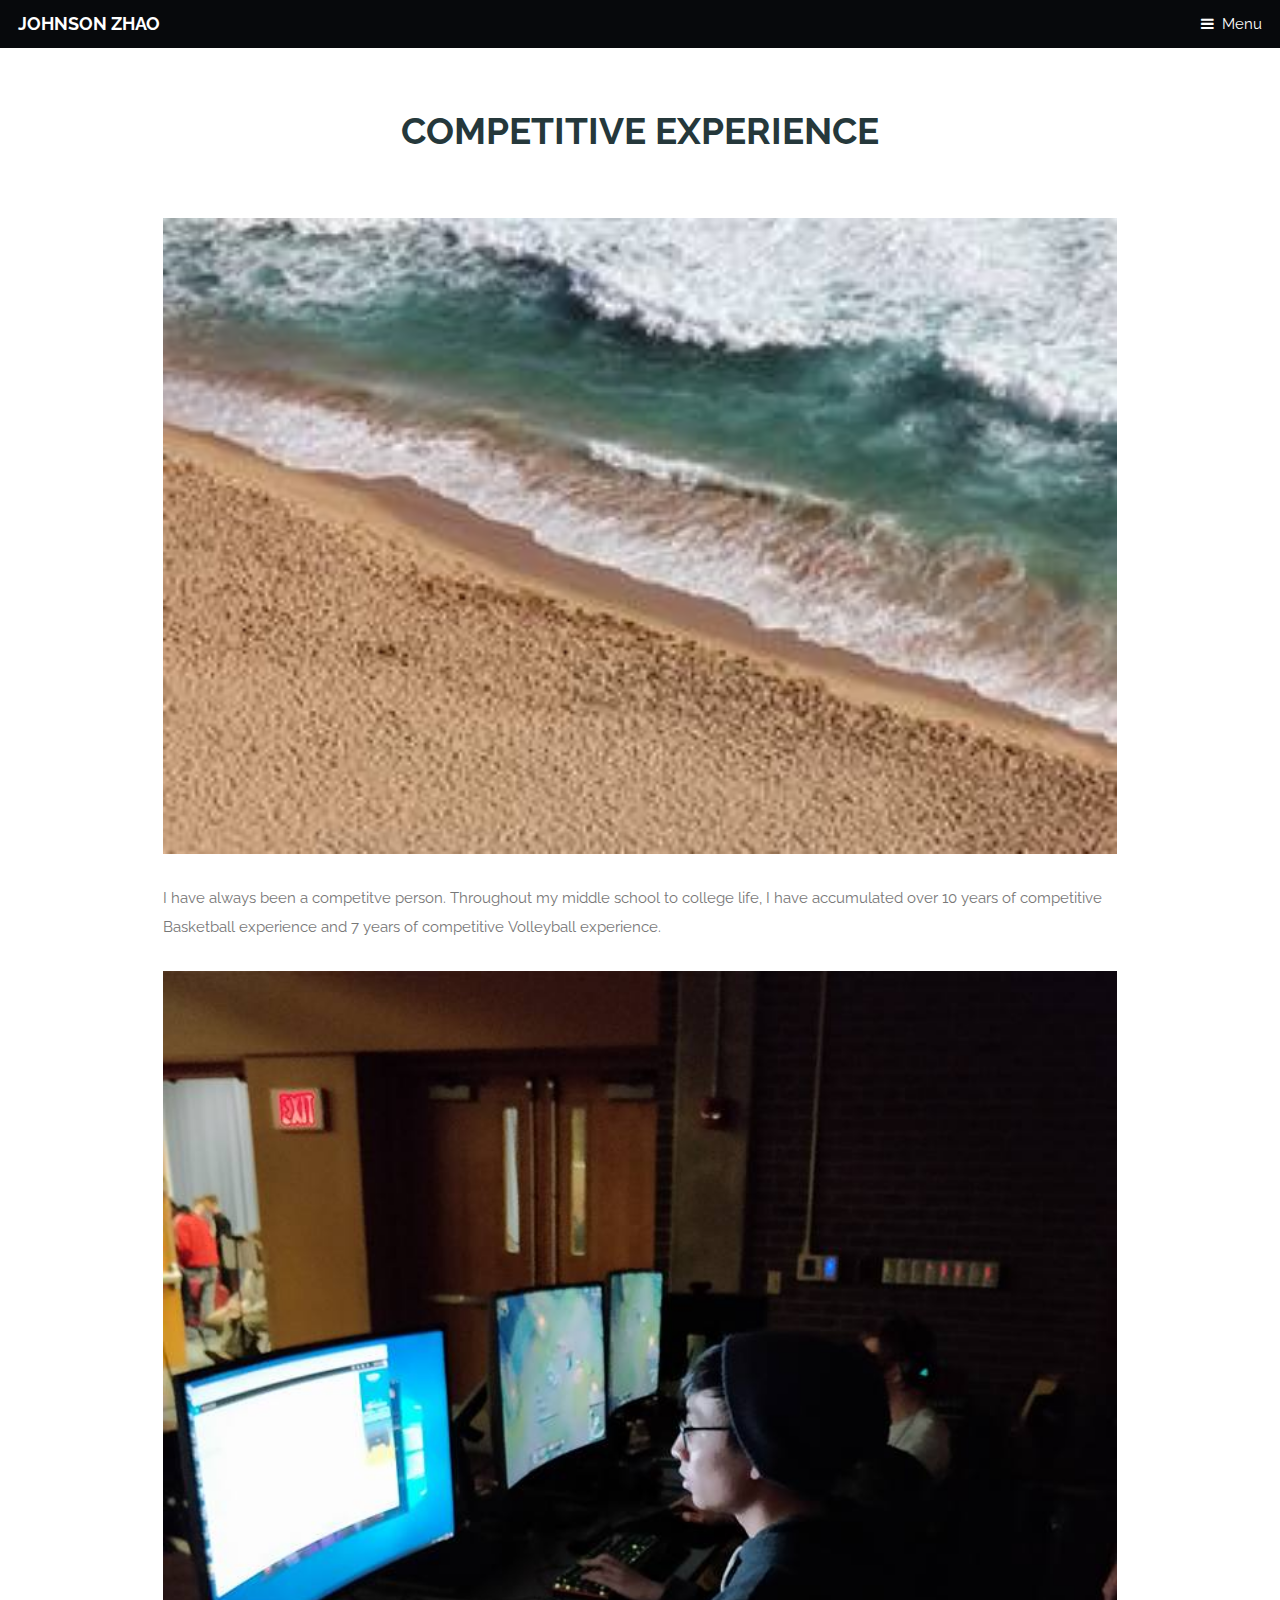
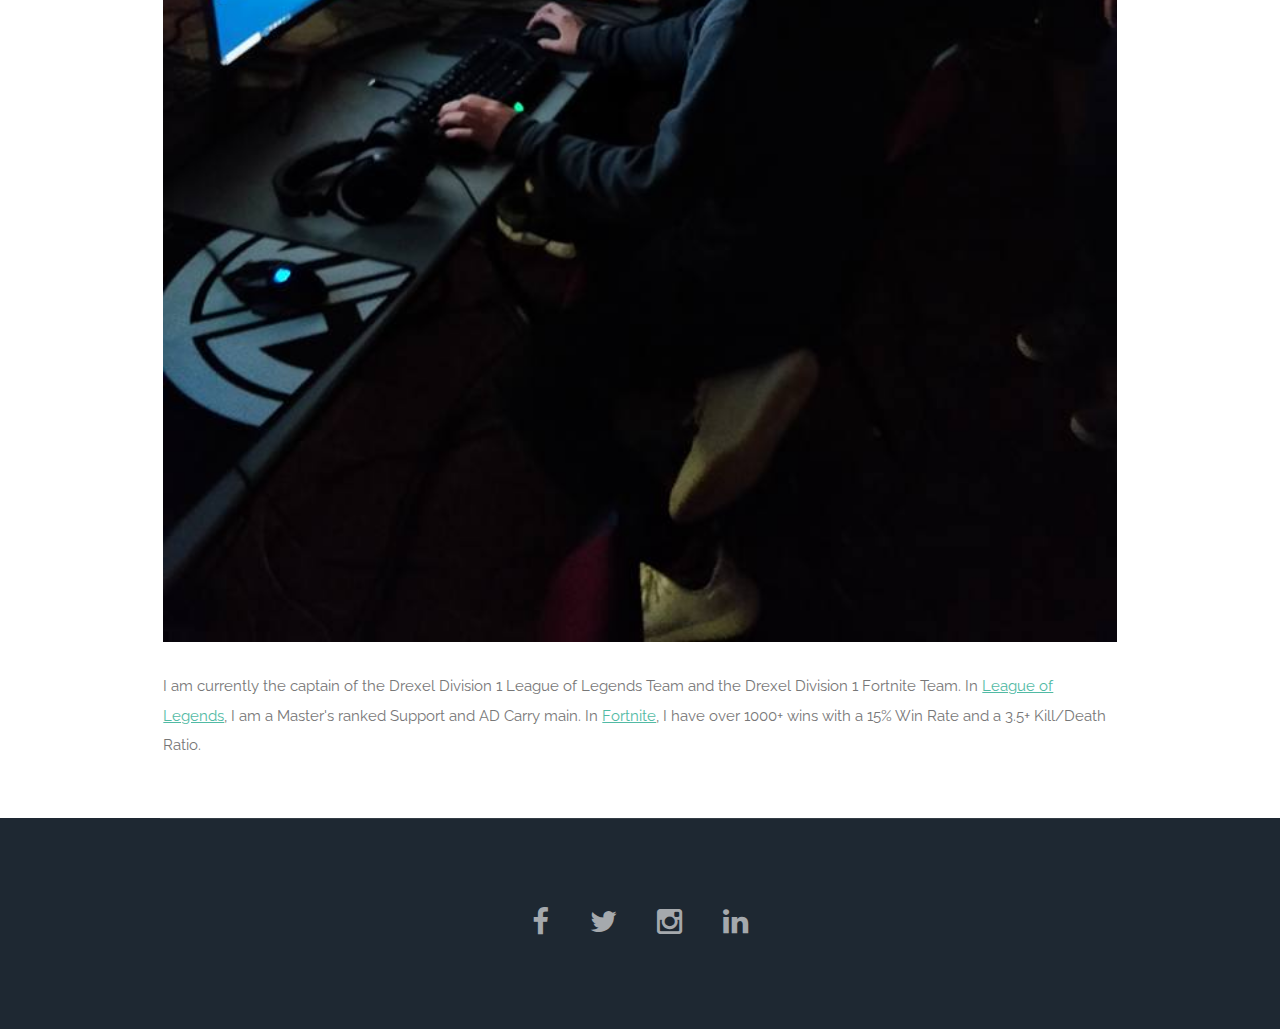
<file: competitive.html>
<!DOCTYPE HTML>
<html>
	<head>
		<title>Competitive</title>
		<meta charset="utf-8" />
		<meta name="viewport" content="width=device-width, initial-scale=1" />
		<!--[if lte IE 8]><script src="assets/js/ie/html5shiv.js"></script><![endif]-->
		<link rel="stylesheet" href="assets/css/main.css" />
		<!--[if lte IE 8]><link rel="stylesheet" href="assets/css/ie8.css" /><![endif]-->
		<!--[if lte IE 9]><link rel="stylesheet" href="assets/css/ie9.css" /><![endif]-->
	</head>
	<body>

		<!-- Header -->
			<header id="header">
				<h1><a href="index.html">Johnson Zhao</a></h1>
				<a href="#nav">Menu</a>
			</header>

		<!-- Nav -->
			<nav id="nav">
				<ul class="links">
					<li><a href="index.html">Home</a></li>
					<li><a href="about.html">About Me</a></li>
                    <li><a href="competitive.html">Competitive</a></li>
                    <li><a href="portfolio.html">Portfolio</a></li>
					<li><a href="template.html">Template</a></li>
				</ul>
			</nav>

		<!-- Main -->
			<section id="main" class="wrapper">
				<div class="container">

					<header class="major special">
						<h2>Competitive Experience</h2>
						<!--<p>Lorem ipsum dolor sit amet nullam id egestas urna aliquam</p>-->
					</header>

					<a class="image fit"><img src="./images/pic05.jpg" alt="" /></a>
					<p>I have always been a competitve person. Throughout my middle school to college life, I have accumulated over 10 years of competitive Basketball experience and 7 years of competitive Volleyball experience.</p>
					<a class="image fit"><img src="./images/gaming1.jpg" alt="2018 Rutgers Tournament" /></a>
					<p>I am currently the captain of the Drexel Division 1 League of Legends Team and the Drexel Division 1 Fortnite Team. In <a href="https://na.op.gg/multi/query=deathbytzuyu%2Cch%C3%B2w ">League of Legends</a>, I am a Master's ranked Support and AD Carry main. In <a href="https://fortnitetracker.com/profile/all/DU_Tzuyu">Fortnite</a>, I have over 1000+ wins with a 15% Win Rate and a 3.5+ Kill/Death Ratio.</p>
				</div>
			</section>

		<!-- Footer -->
			<footer id="footer">
				<div class="inner">
					<ul class="icons">
						<li><a href="#" class="icon fa-facebook">
							<span class="label">Facebook</span>
						</a></li>
						<li><a href="#" class="icon fa-twitter">
							<span class="label">Twitter</span>
						</a></li>
						<li><a href="#" class="icon fa-instagram">
							<span class="label">Instagram</span>
						</a></li>
						<li><a href="https://www.linkedin.com/in/johnson-zhao-69a151130" class="icon fa-linkedin">
							<span class="label">LinkedIn</span>
						</a></li>
					</ul>
					<!--
					<ul class="copyright">
						<li>&copy; Untitled.</li>
						<li>Images: <a href="http://unsplash.com">Unsplash</a>.</li>
						<li>Design: <a href="http://templated.co">TEMPLATED</a>.</li>
					</ul>
					-->
				</div>
			</footer>

		<!-- Scripts -->
			<script src="assets/js/jquery.min.js"></script>
			<script src="assets/js/skel.min.js"></script>
			<script src="assets/js/util.js"></script>
			<!--[if lte IE 8]><script src="assets/js/ie/respond.min.js"></script><![endif]-->
			<script src="assets/js/main.js"></script>

	</body>
</html>
</file>
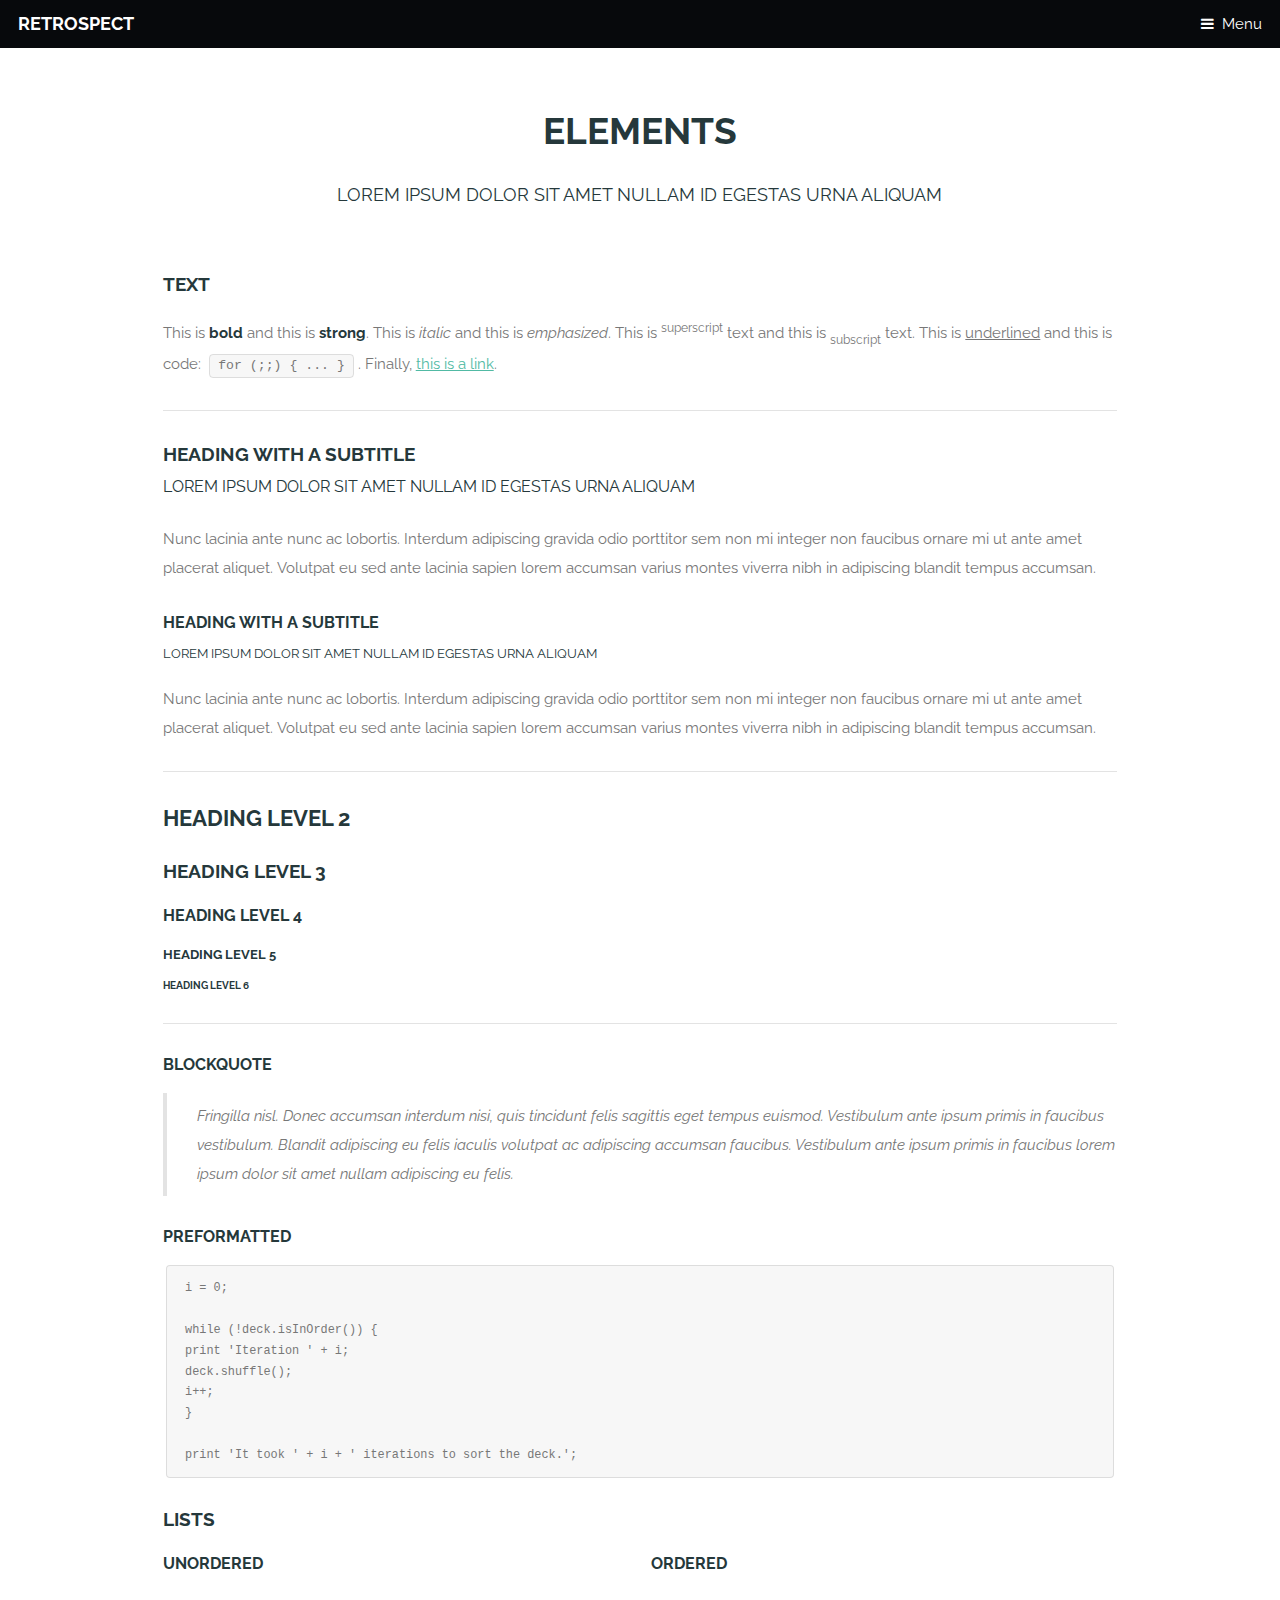
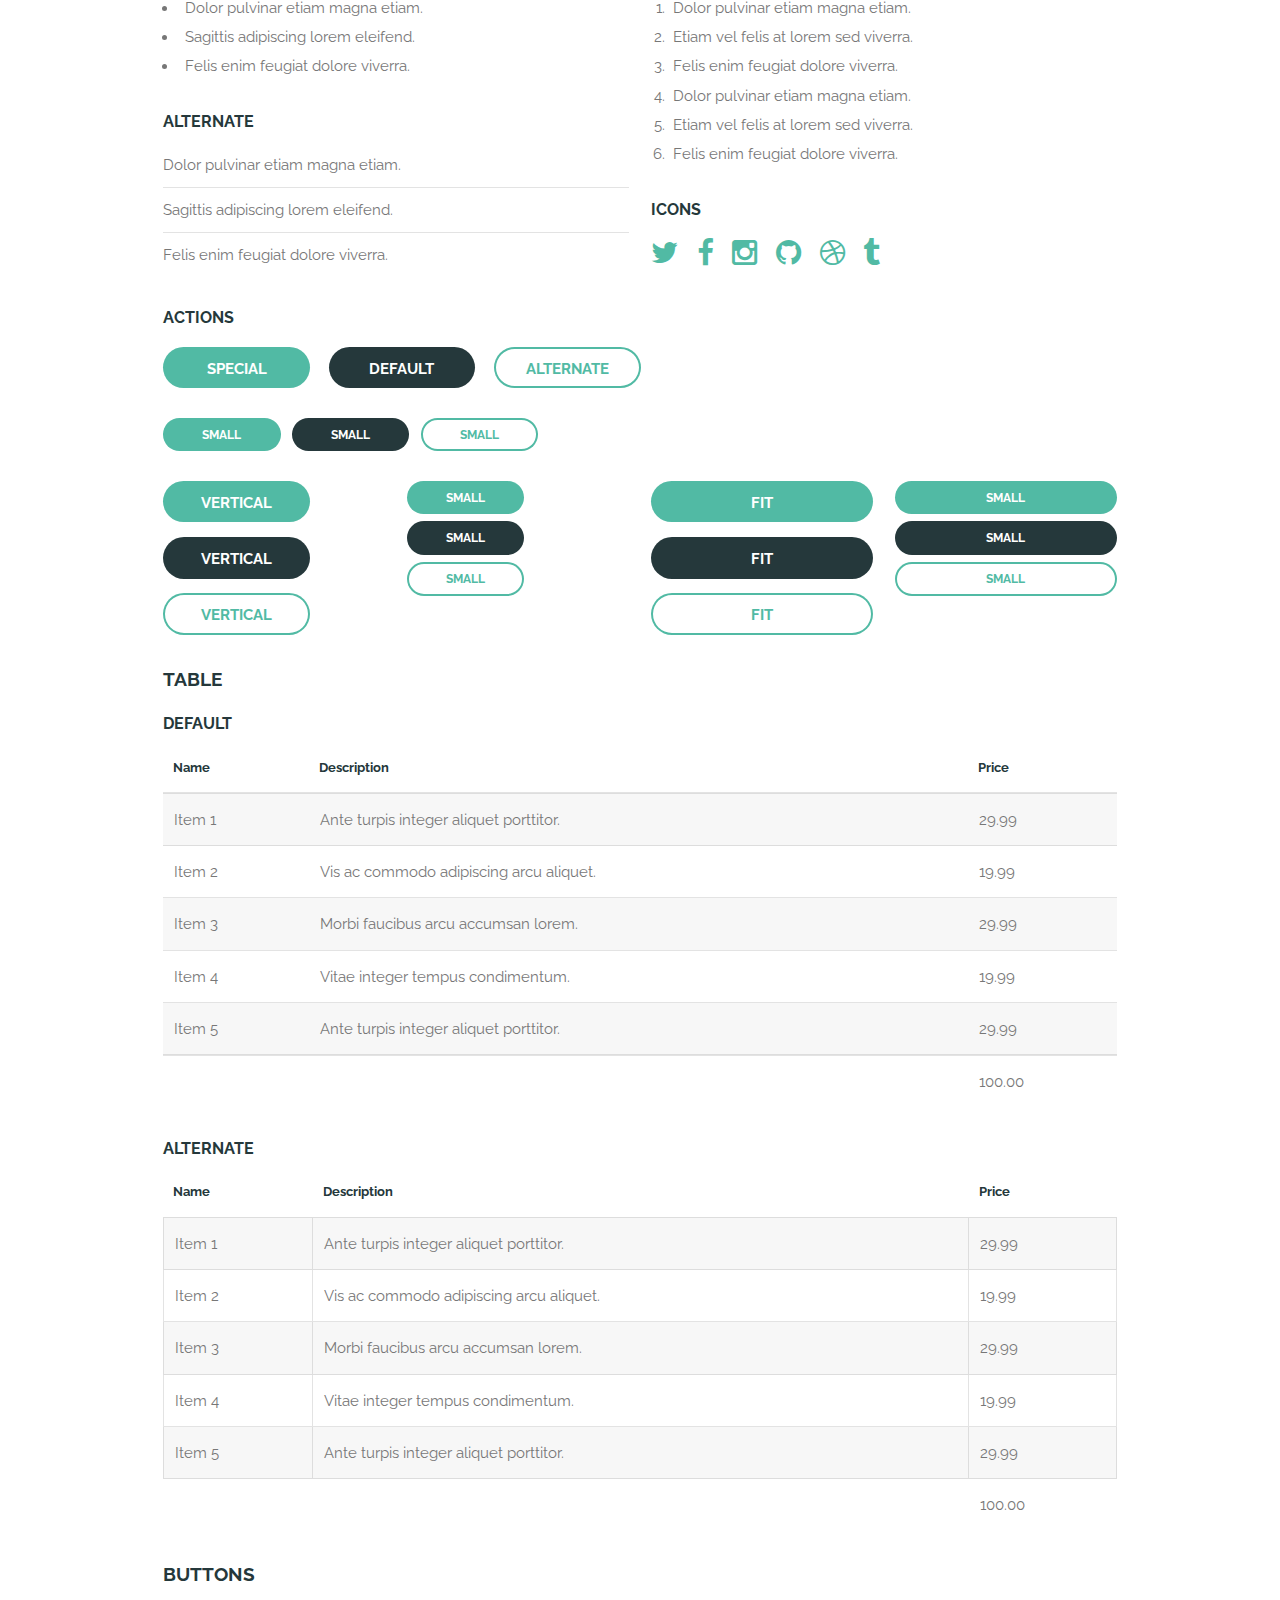
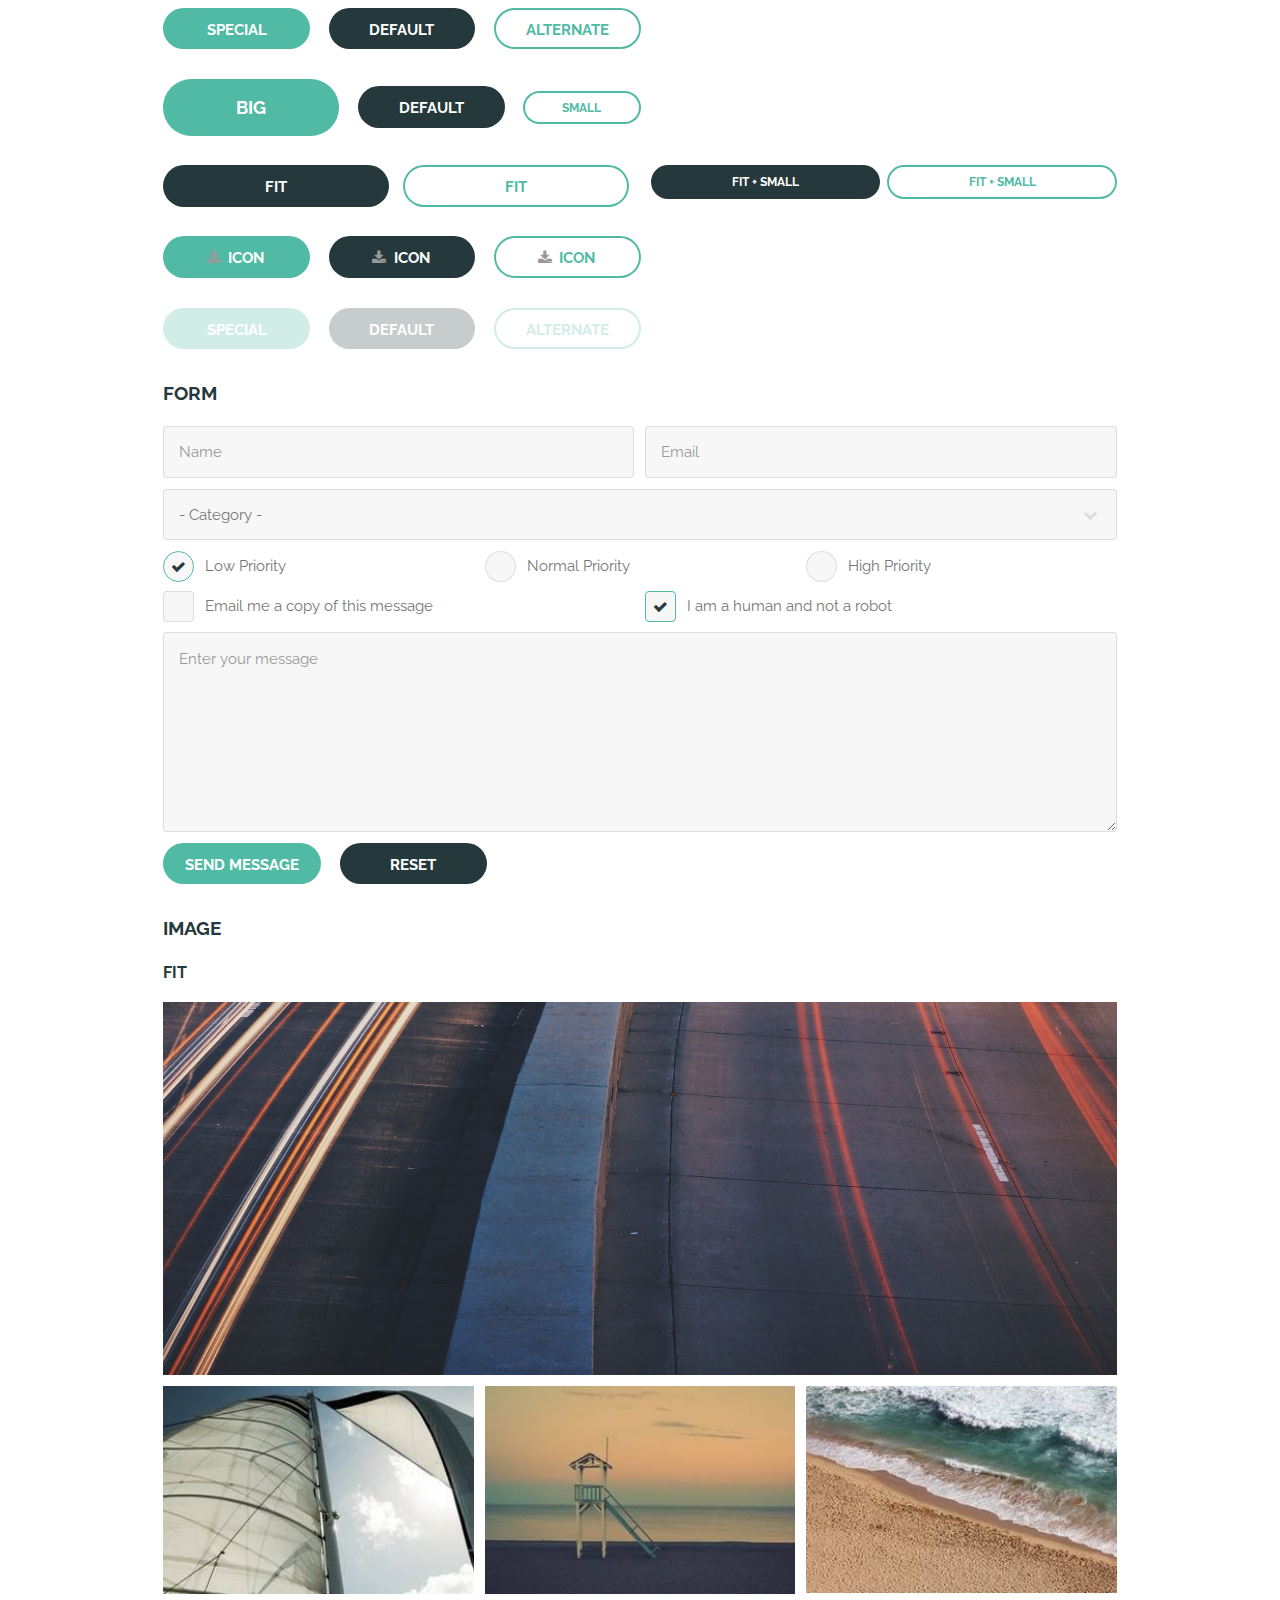
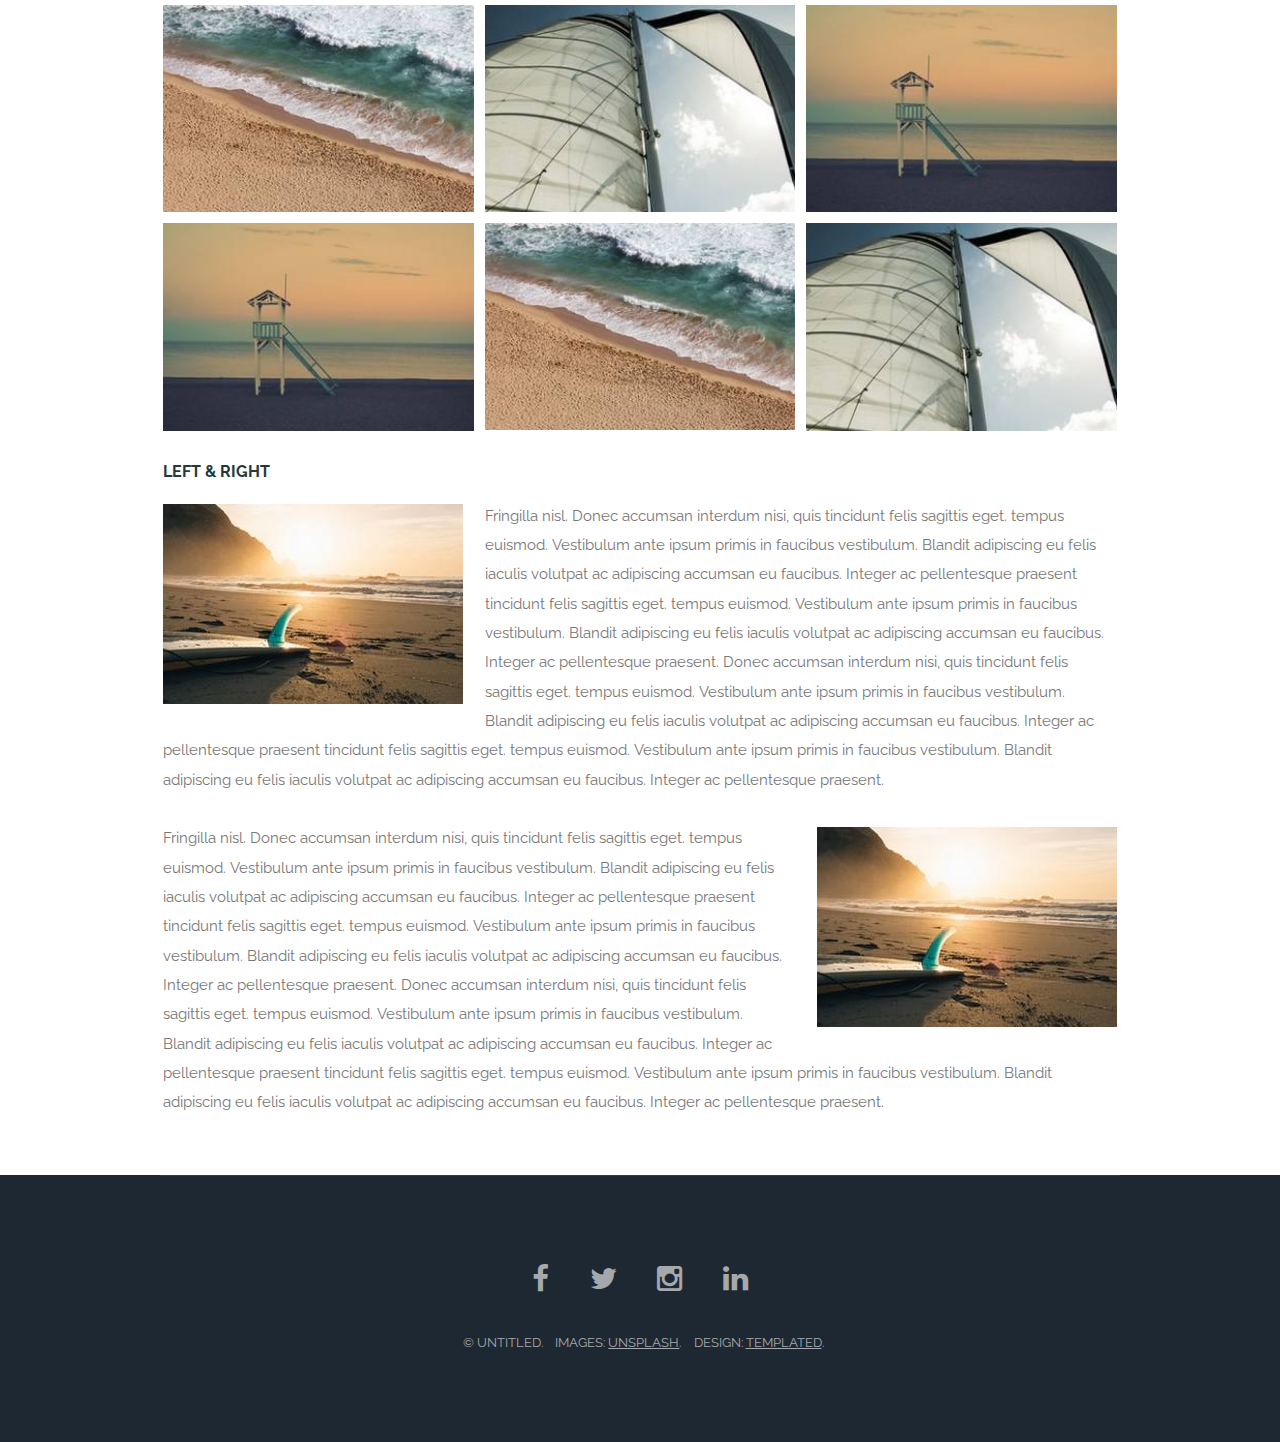
<file: elements.html>
<!DOCTYPE HTML>
<!--
	Retrospect by TEMPLATED
	templated.co @templatedco
	Released for free under the Creative Commons Attribution 3.0 license (templated.co/license)
-->
<html>
	<head>
		<title>Elements - Retrospect by TEMPLATED</title>
		<meta charset="utf-8" />
		<meta name="viewport" content="width=device-width, initial-scale=1" />
		<!--[if lte IE 8]><script src="assets/js/ie/html5shiv.js"></script><![endif]-->
		<link rel="stylesheet" href="assets/css/main.css" />
		<!--[if lte IE 8]><link rel="stylesheet" href="assets/css/ie8.css" /><![endif]-->
		<!--[if lte IE 9]><link rel="stylesheet" href="assets/css/ie9.css" /><![endif]-->
	</head>
	<body>

		<!-- Header -->
			<header id="header" class="skel-layers-fixed">
				<h1><a href="index.html">Retrospect</a></h1>
				<a href="#nav">Menu</a>
			</header>

		<!-- Nav -->
			<nav id="nav">
				<ul class="links">
					<li><a href="index.html">Home</a></li>
					<li><a href="generic.html">Generic</a></li>
					<li><a href="elements.html">Elements</a></li>
				</ul>
			</nav>

		<!-- Main -->
			<section id="main" class="wrapper">
				<div class="container">
					<header class="major special">
						<h2>Elements</h2>
						<p>Lorem ipsum dolor sit amet nullam id egestas urna aliquam</p>
					</header>

					<!-- Text -->
						<section>
							<h3>Text</h3>
							<p>This is <b>bold</b> and this is <strong>strong</strong>. This is <i>italic</i> and this is <em>emphasized</em>.
							This is <sup>superscript</sup> text and this is <sub>subscript</sub> text.
							This is <u>underlined</u> and this is code: <code>for (;;) { ... }</code>. Finally, <a href="#">this is a link</a>.</p>

							<hr />

							<header>
								<h3>Heading with a Subtitle</h3>
								<p>Lorem ipsum dolor sit amet nullam id egestas urna aliquam</p>
							</header>
							<p>Nunc lacinia ante nunc ac lobortis. Interdum adipiscing gravida odio porttitor sem non mi integer non faucibus ornare mi ut ante amet placerat aliquet. Volutpat eu sed ante lacinia sapien lorem accumsan varius montes viverra nibh in adipiscing blandit tempus accumsan.</p>
							<header>
								<h4>Heading with a Subtitle</h4>
								<p>Lorem ipsum dolor sit amet nullam id egestas urna aliquam</p>
							</header>
							<p>Nunc lacinia ante nunc ac lobortis. Interdum adipiscing gravida odio porttitor sem non mi integer non faucibus ornare mi ut ante amet placerat aliquet. Volutpat eu sed ante lacinia sapien lorem accumsan varius montes viverra nibh in adipiscing blandit tempus accumsan.</p>

							<hr />

							<h2>Heading Level 2</h2>
							<h3>Heading Level 3</h3>
							<h4>Heading Level 4</h4>
							<h5>Heading Level 5</h5>
							<h6>Heading Level 6</h6>

							<hr />

							<h4>Blockquote</h4>
							<blockquote>Fringilla nisl. Donec accumsan interdum nisi, quis tincidunt felis sagittis eget tempus euismod. Vestibulum ante ipsum primis in faucibus vestibulum. Blandit adipiscing eu felis iaculis volutpat ac adipiscing accumsan faucibus. Vestibulum ante ipsum primis in faucibus lorem ipsum dolor sit amet nullam adipiscing eu felis.</blockquote>

							<h4>Preformatted</h4>
							<pre><code>i = 0;

while (!deck.isInOrder()) {
print 'Iteration ' + i;
deck.shuffle();
i++;
}

print 'It took ' + i + ' iterations to sort the deck.';</code></pre>
						</section>

					<!-- Lists -->
						<section>
							<h3>Lists</h3>
							<div class="row">
								<div class="6u 12u$(xsmall)">

									<h4>Unordered</h4>
									<ul>
										<li>Dolor pulvinar etiam magna etiam.</li>
										<li>Sagittis adipiscing lorem eleifend.</li>
										<li>Felis enim feugiat dolore viverra.</li>
									</ul>

									<h4>Alternate</h4>
									<ul class="alt">
										<li>Dolor pulvinar etiam magna etiam.</li>
										<li>Sagittis adipiscing lorem eleifend.</li>
										<li>Felis enim feugiat dolore viverra.</li>
									</ul>

								</div>
								<div class="6u$ 12u$(xsmall)">

									<h4>Ordered</h4>
									<ol>
										<li>Dolor pulvinar etiam magna etiam.</li>
										<li>Etiam vel felis at lorem sed viverra.</li>
										<li>Felis enim feugiat dolore viverra.</li>
										<li>Dolor pulvinar etiam magna etiam.</li>
										<li>Etiam vel felis at lorem sed viverra.</li>
										<li>Felis enim feugiat dolore viverra.</li>
									</ol>

									<h4>Icons</h4>
									<ul class="icons">
										<li><a href="#" class="icon fa-twitter"><span class="label">Twitter</span></a></li>
										<li><a href="#" class="icon fa-facebook"><span class="label">Facebook</span></a></li>
										<li><a href="#" class="icon fa-instagram"><span class="label">Instagram</span></a></li>
										<li><a href="#" class="icon fa-github"><span class="label">Github</span></a></li>
										<li><a href="#" class="icon fa-dribbble"><span class="label">Dribbble</span></a></li>
										<li><a href="#" class="icon fa-tumblr"><span class="label">Tumblr</span></a></li>
									</ul>

								</div>
							</div>

							<h4>Actions</h4>
							<ul class="actions">
								<li><a href="#" class="button special">Special</a></li>
								<li><a href="#" class="button">Default</a></li>
								<li><a href="#" class="button alt">Alternate</a></li>
							</ul>
							<ul class="actions small">
								<li><a href="#" class="button special small">Small</a></li>
								<li><a href="#" class="button small">Small</a></li>
								<li><a href="#" class="button alt small">Small</a></li>
							</ul>
							<div class="row">
								<div class="3u 6u(small) 12u$(xsmall)">
									<ul class="actions vertical">
										<li><a href="#" class="button special">Vertical</a></li>
										<li><a href="#" class="button">Vertical</a></li>
										<li><a href="#" class="button alt">Vertical</a></li>
									</ul>
								</div>
								<div class="3u 6u$(small) 12u$(xsmall)">
									<ul class="actions vertical small">
										<li><a href="#" class="button special small">Small</a></li>
										<li><a href="#" class="button small">Small</a></li>
										<li><a href="#" class="button alt small">Small</a></li>
									</ul>
								</div>
								<div class="3u 6u(small) 12u$(xsmall)">
									<ul class="actions vertical">
										<li><a href="#" class="button special fit">Fit</a></li>
										<li><a href="#" class="button fit">Fit</a></li>
										<li><a href="#" class="button alt fit">Fit</a></li>
									</ul>
								</div>
								<div class="3u$ 6u$(small) 12u$(xsmall)">
									<ul class="actions vertical small">
										<li><a href="#" class="button special small fit">Small</a></li>
										<li><a href="#" class="button small fit">Small</a></li>
										<li><a href="#" class="button alt small fit">Small</a></li>
									</ul>
								</div>
							</div>
						</section>

					<!-- Table -->
						<section>
							<h3>Table</h3>
							<h4>Default</h4>
							<div class="table-wrapper">
								<table>
									<thead>
										<tr>
											<th>Name</th>
											<th>Description</th>
											<th>Price</th>
										</tr>
									</thead>
									<tbody>
										<tr>
											<td>Item 1</td>
											<td>Ante turpis integer aliquet porttitor.</td>
											<td>29.99</td>
										</tr>
										<tr>
											<td>Item 2</td>
											<td>Vis ac commodo adipiscing arcu aliquet.</td>
											<td>19.99</td>
										</tr>
										<tr>
											<td>Item 3</td>
											<td> Morbi faucibus arcu accumsan lorem.</td>
											<td>29.99</td>
										</tr>
										<tr>
											<td>Item 4</td>
											<td>Vitae integer tempus condimentum.</td>
											<td>19.99</td>
										</tr>
										<tr>
											<td>Item 5</td>
											<td>Ante turpis integer aliquet porttitor.</td>
											<td>29.99</td>
										</tr>
									</tbody>
									<tfoot>
										<tr>
											<td colspan="2"></td>
											<td>100.00</td>
										</tr>
									</tfoot>
								</table>
							</div>
							<h4>Alternate</h4>
							<div class="table-wrapper">
								<table class="alt">
									<thead>
										<tr>
											<th>Name</th>
											<th>Description</th>
											<th>Price</th>
										</tr>
									</thead>
									<tbody>
										<tr>
											<td>Item 1</td>
											<td>Ante turpis integer aliquet porttitor.</td>
											<td>29.99</td>
										</tr>
										<tr>
											<td>Item 2</td>
											<td>Vis ac commodo adipiscing arcu aliquet.</td>
											<td>19.99</td>
										</tr>
										<tr>
											<td>Item 3</td>
											<td> Morbi faucibus arcu accumsan lorem.</td>
											<td>29.99</td>
										</tr>
										<tr>
											<td>Item 4</td>
											<td>Vitae integer tempus condimentum.</td>
											<td>19.99</td>
										</tr>
										<tr>
											<td>Item 5</td>
											<td>Ante turpis integer aliquet porttitor.</td>
											<td>29.99</td>
										</tr>
									</tbody>
									<tfoot>
										<tr>
											<td colspan="2"></td>
											<td>100.00</td>
										</tr>
									</tfoot>
								</table>
							</div>
						</section>

					<!-- Buttons -->
						<section>
							<h3>Buttons</h3>
							<ul class="actions">
								<li><a href="#" class="button special">Special</a></li>
								<li><a href="#" class="button">Default</a></li>
								<li><a href="#" class="button alt">Alternate</a></li>
							</ul>
							<ul class="actions">
								<li><a href="#" class="button special big">Big</a></li>
								<li><a href="#" class="button">Default</a></li>
								<li><a href="#" class="button alt small">Small</a></li>
							</ul>
							<div class="row">
								<div class="6u 12u$(xsmall)">
									<ul class="actions fit">
										<li><a href="#" class="button fit">Fit</a></li>
										<li><a href="#" class="button alt fit">Fit</a></li>
									</ul>
								</div>
								<div class="6u$ 12u$(xsmall)">
									<ul class="actions fit small">
										<li><a href="#" class="button fit small">Fit + Small</a></li>
										<li><a href="#" class="button alt fit small">Fit + Small</a></li>
									</ul>
								</div>
							</div>
							<ul class="actions">
								<li><a href="#" class="button special icon fa-download">Icon</a></li>
								<li><a href="#" class="button icon fa-download">Icon</a></li>
								<li><a href="#" class="button alt icon fa-download">Icon</a></li>
							</ul>
							<ul class="actions">
								<li><span class="button special disabled">Special</span></li>
								<li><span class="button disabled">Default</span></li>
								<li><span class="button alt disabled">Alternate</span></li>
							</ul>
						</section>

					<!-- Form -->
						<section>
							<h3>Form</h3>
							<form method="post" action="#">
								<div class="row uniform 50%">
									<div class="6u 12u$(xsmall)">
										<input type="text" name="name" id="name" value="" placeholder="Name" />
									</div>
									<div class="6u$ 12u$(xsmall)">
										<input type="email" name="email" id="email" value="" placeholder="Email" />
									</div>
									<div class="12u$">
										<div class="select-wrapper">
											<select name="category" id="category">
												<option value="">- Category -</option>
												<option value="1">Manufacturing</option>
												<option value="1">Shipping</option>
												<option value="1">Administration</option>
												<option value="1">Human Resources</option>
											</select>
										</div>
									</div>
									<div class="4u 12u$(xsmall)">
										<input type="radio" id="priority-low" name="priority" checked>
										<label for="priority-low">Low Priority</label>
									</div>
									<div class="4u 12u$(xsmall)">
										<input type="radio" id="priority-normal" name="priority">
										<label for="priority-normal">Normal Priority</label>
									</div>
									<div class="4u$ 12u$(xsmall)">
										<input type="radio" id="priority-high" name="priority">
										<label for="priority-high">High Priority</label>
									</div>
									<div class="6u 12u$(small)">
										<input type="checkbox" id="copy" name="copy">
										<label for="copy">Email me a copy of this message</label>
									</div>
									<div class="6u$ 12u$(small)">
										<input type="checkbox" id="human" name="human" checked>
										<label for="human">I am a human and not a robot</label>
									</div>
									<div class="12u$">
										<textarea name="message" id="message" placeholder="Enter your message" rows="6"></textarea>
									</div>
									<div class="12u$">
										<ul class="actions">
											<li><input type="submit" value="Send Message" class="special" /></li>
											<li><input type="reset" value="Reset" /></li>
										</ul>
									</div>
								</div>
							</form>
						</section>

					<!-- Image -->
						<section>
							<h3>Image</h3>
							<h4>Fit</h4>
							<div class="box alt">
								<div class="row 50% uniform">
									<div class="12u$"><span class="image fit"><img src="images/pic11.jpg" alt="" /></span></div>
									<div class="4u"><span class="image fit"><img src="images/pic03.jpg" alt="" /></span></div>
									<div class="4u"><span class="image fit"><img src="images/pic04.jpg" alt="" /></span></div>
									<div class="4u$"><span class="image fit"><img src="images/pic05.jpg" alt="" /></span></div>
									<div class="4u"><span class="image fit"><img src="images/pic05.jpg" alt="" /></span></div>
									<div class="4u"><span class="image fit"><img src="images/pic03.jpg" alt="" /></span></div>
									<div class="4u$"><span class="image fit"><img src="images/pic04.jpg" alt="" /></span></div>
									<div class="4u"><span class="image fit"><img src="images/pic04.jpg" alt="" /></span></div>
									<div class="4u"><span class="image fit"><img src="images/pic05.jpg" alt="" /></span></div>
									<div class="4u$"><span class="image fit"><img src="images/pic03.jpg" alt="" /></span></div>
								</div>
							</div>

							<h4>Left &amp; Right</h4>
							<p><span class="image left"><img src="images/pic06.jpg" alt="" /></span>Fringilla nisl. Donec accumsan interdum nisi, quis tincidunt felis sagittis eget. tempus euismod. Vestibulum ante ipsum primis in faucibus vestibulum. Blandit adipiscing eu felis iaculis volutpat ac adipiscing accumsan eu faucibus. Integer ac pellentesque praesent tincidunt felis sagittis eget. tempus euismod. Vestibulum ante ipsum primis in faucibus vestibulum. Blandit adipiscing eu felis iaculis volutpat ac adipiscing accumsan eu faucibus. Integer ac pellentesque praesent. Donec accumsan interdum nisi, quis tincidunt felis sagittis eget. tempus euismod. Vestibulum ante ipsum primis in faucibus vestibulum. Blandit adipiscing eu felis iaculis volutpat ac adipiscing accumsan eu faucibus. Integer ac pellentesque praesent tincidunt felis sagittis eget. tempus euismod. Vestibulum ante ipsum primis in faucibus vestibulum. Blandit adipiscing eu felis iaculis volutpat ac adipiscing accumsan eu faucibus. Integer ac pellentesque praesent.</p>
							<p><span class="image right"><img src="images/pic06.jpg" alt="" /></span>Fringilla nisl. Donec accumsan interdum nisi, quis tincidunt felis sagittis eget. tempus euismod. Vestibulum ante ipsum primis in faucibus vestibulum. Blandit adipiscing eu felis iaculis volutpat ac adipiscing accumsan eu faucibus. Integer ac pellentesque praesent tincidunt felis sagittis eget. tempus euismod. Vestibulum ante ipsum primis in faucibus vestibulum. Blandit adipiscing eu felis iaculis volutpat ac adipiscing accumsan eu faucibus. Integer ac pellentesque praesent. Donec accumsan interdum nisi, quis tincidunt felis sagittis eget. tempus euismod. Vestibulum ante ipsum primis in faucibus vestibulum. Blandit adipiscing eu felis iaculis volutpat ac adipiscing accumsan eu faucibus. Integer ac pellentesque praesent tincidunt felis sagittis eget. tempus euismod. Vestibulum ante ipsum primis in faucibus vestibulum. Blandit adipiscing eu felis iaculis volutpat ac adipiscing accumsan eu faucibus. Integer ac pellentesque praesent.</p>
						</section>

				</div>
			</section>

		<!-- Footer -->
			<footer id="footer">
				<div class="inner">
					<ul class="icons">
						<li><a href="#" class="icon fa-facebook">
							<span class="label">Facebook</span>
						</a></li>
						<li><a href="#" class="icon fa-twitter">
							<span class="label">Twitter</span>
						</a></li>
						<li><a href="#" class="icon fa-instagram">
							<span class="label">Instagram</span>
						</a></li>
						<li><a href="#" class="icon fa-linkedin">
							<span class="label">LinkedIn</span>
						</a></li>
					</ul>
					<ul class="copyright">
						<li>&copy; Untitled.</li>
						<li>Images: <a href="http://unsplash.com">Unsplash</a>.</li>
						<li>Design: <a href="http://templated.co">TEMPLATED</a>.</li>
					</ul>
				</div>
			</footer>

		<!-- Scripts -->
			<script src="assets/js/jquery.min.js"></script>
			<script src="assets/js/skel.min.js"></script>
			<script src="assets/js/util.js"></script>
			<!--[if lte IE 8]><script src="assets/js/ie/respond.min.js"></script><![endif]-->
			<script src="assets/js/main.js"></script>

	</body>
</html>
</file>
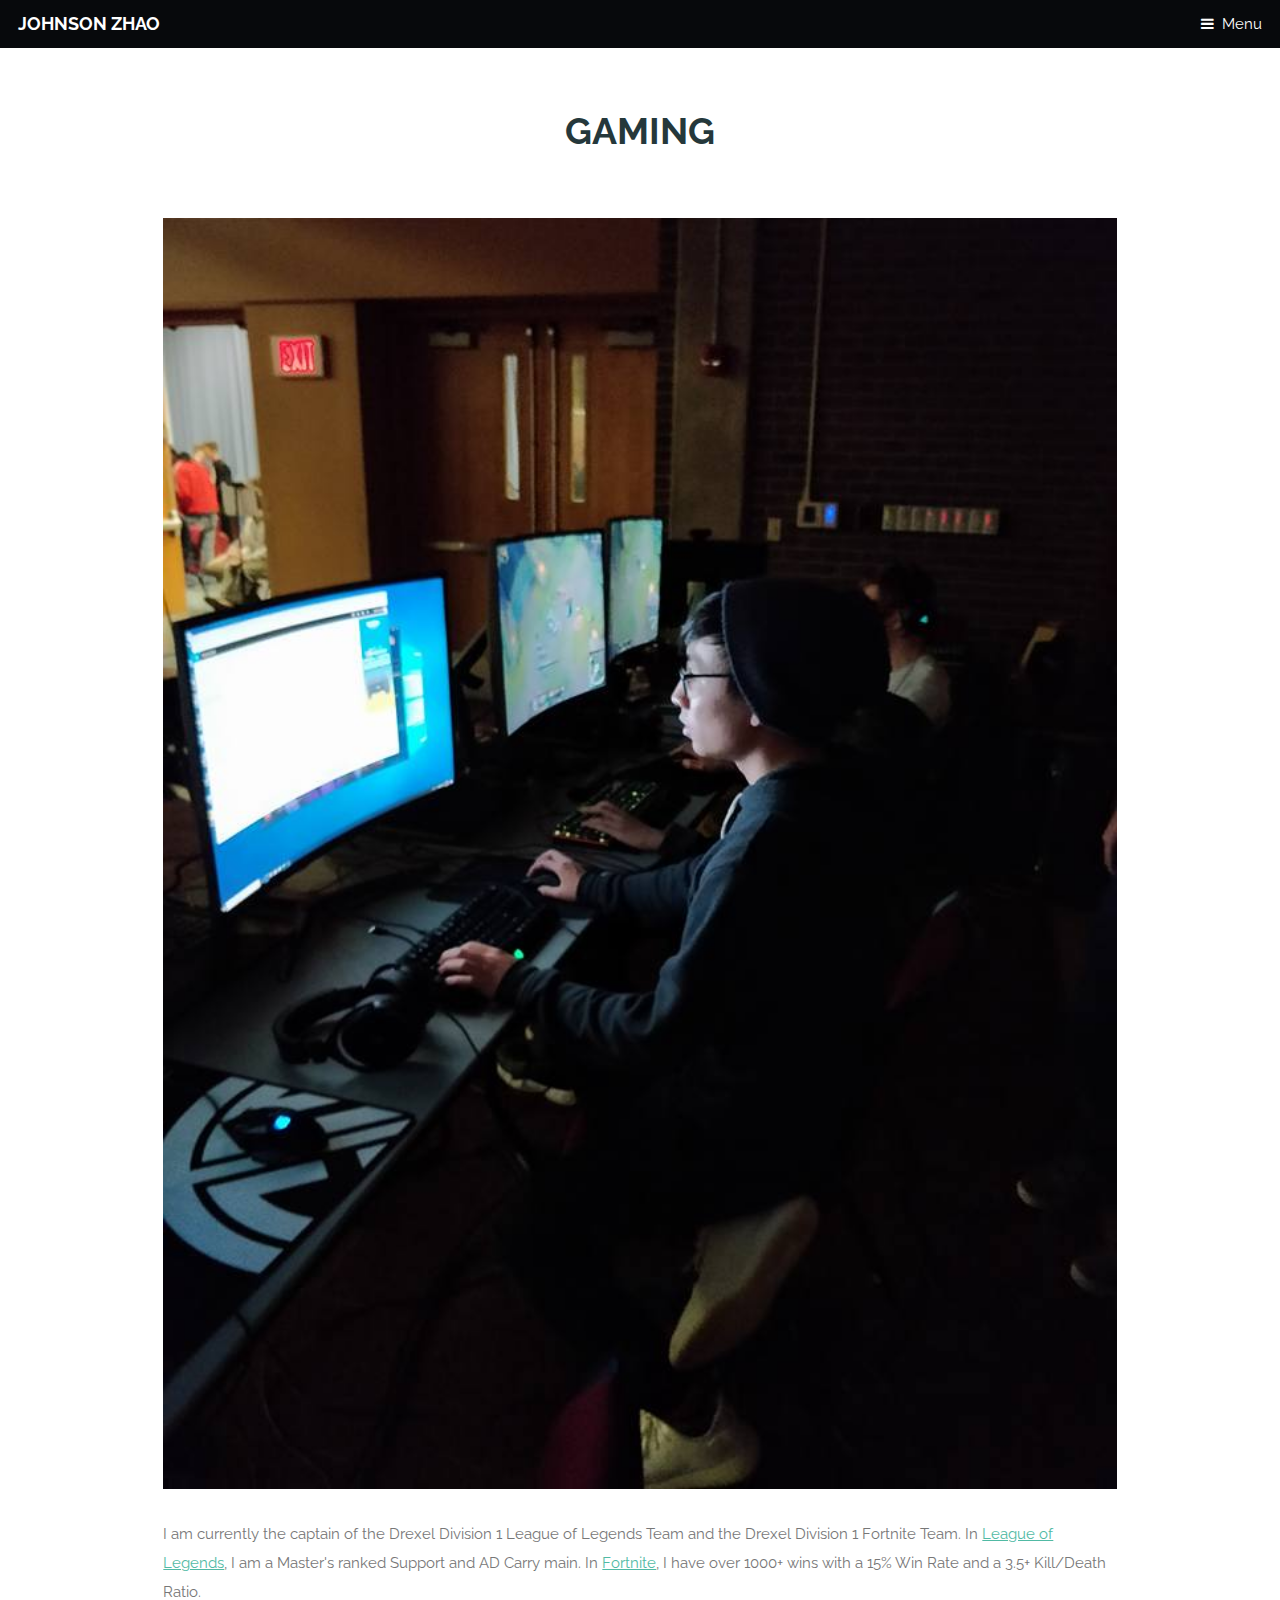
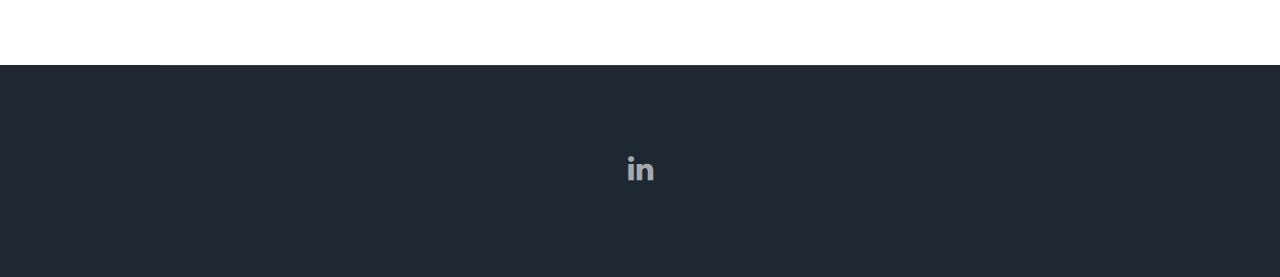
<file: gaming.html>
<!DOCTYPE HTML>
<html>
	<head>
		<title>Gaming</title>
		<meta charset="utf-8" />
		<meta name="viewport" content="width=device-width, initial-scale=1" />
		<!--[if lte IE 8]><script src="assets/js/ie/html5shiv.js"></script><![endif]-->
		<link rel="stylesheet" href="assets/css/main.css" />
		<!--[if lte IE 8]><link rel="stylesheet" href="assets/css/ie8.css" /><![endif]-->
		<!--[if lte IE 9]><link rel="stylesheet" href="assets/css/ie9.css" /><![endif]-->
	</head>
	<body>

		<!-- Header -->
			<header id="header">
				<h1><a href="index.html">Johnson Zhao</a></h1>
				<a href="#nav">Menu</a>
			</header>

		<!-- Nav -->
		<nav id="nav">
			<ul class="links">
				<li><a href="index.html">Home</a></li>
				<li><a href="about.html">About Me</a></li>
				<li><a href="gaming.html">Gaming</a></li>
				<li><a href="sports.html">Sports</a></li>
				<li><a href="portfolio.html">Portfolio</a></li>
				<li><a href="template.html">Template</a></li>
			</ul>
		</nav>

		<!-- Main -->
			<section id="main" class="wrapper">
				<div class="container">

					<header class="major special">
						<h2>Gaming</h2>
					</header>

					<div class="12u$">
						<a class="image fit"><img src="./images/gaming1.jpg" alt="2018 Rutgers Tournament" /></a>
					</div>
					<p>I am currently the captain of the Drexel Division 1 League of Legends Team and the Drexel Division 1 Fortnite Team. In <a href="https://na.op.gg/multi/query=deathbytzuyu%2Cch%C3%B2w ">League of Legends</a>, I am a Master's ranked Support and AD Carry main. In <a href="https://fortnitetracker.com/profile/all/DU_Tzuyu">Fortnite</a>, I have over 1000+ wins with a 15% Win Rate and a 3.5+ Kill/Death Ratio.</p>
				</div>
			</section>

		<!-- Footer -->
		<footer id="footer">
			<div class="inner">
				<ul class="icons">
					<li><a href="https://www.linkedin.com/in/johnson-j-zhao/" class="icon fa-linkedin">
						<span class="label">LinkedIn</span>
					</a></li>
				</ul>
			</div>
		</footer>

		<!-- Scripts -->
			<script src="assets/js/jquery.min.js"></script>
			<script src="assets/js/skel.min.js"></script>
			<script src="assets/js/util.js"></script>
			<!--[if lte IE 8]><script src="assets/js/ie/respond.min.js"></script><![endif]-->
			<script src="assets/js/main.js"></script>

	</body>
</html>
</file>
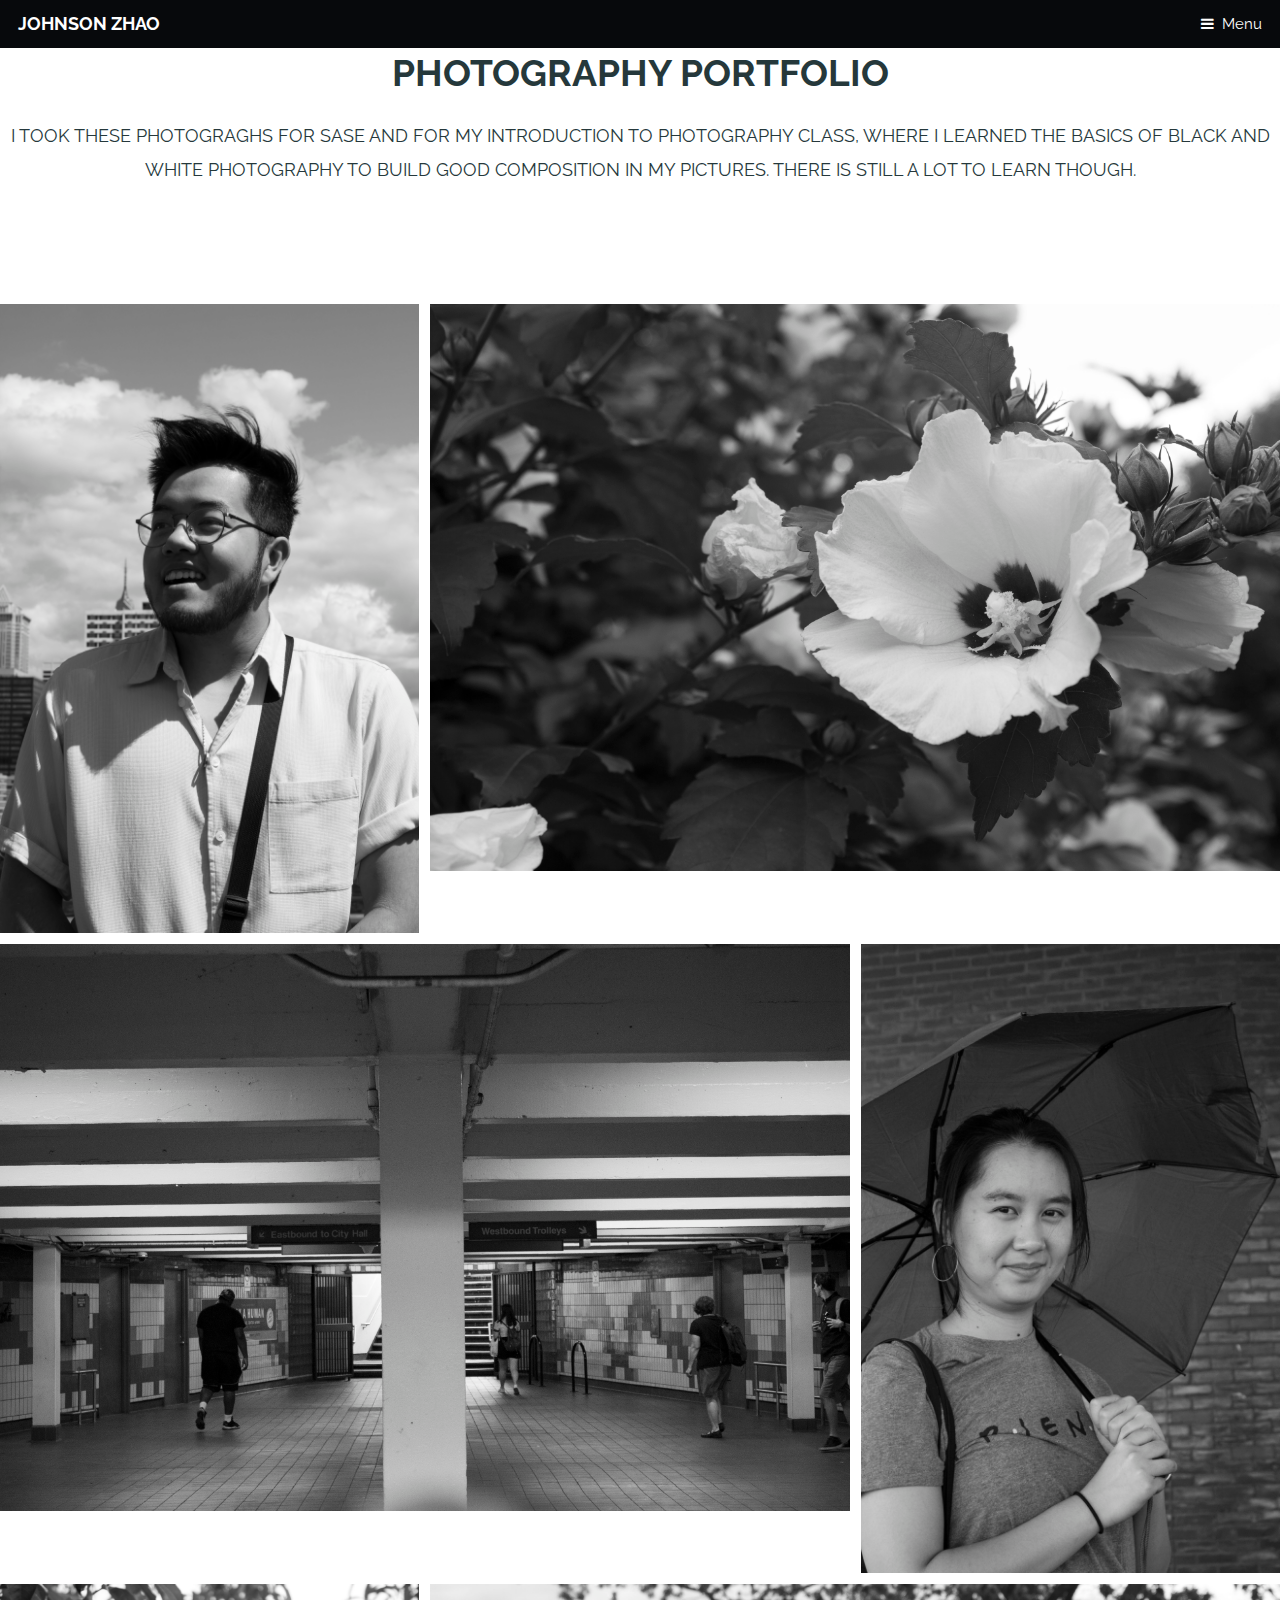
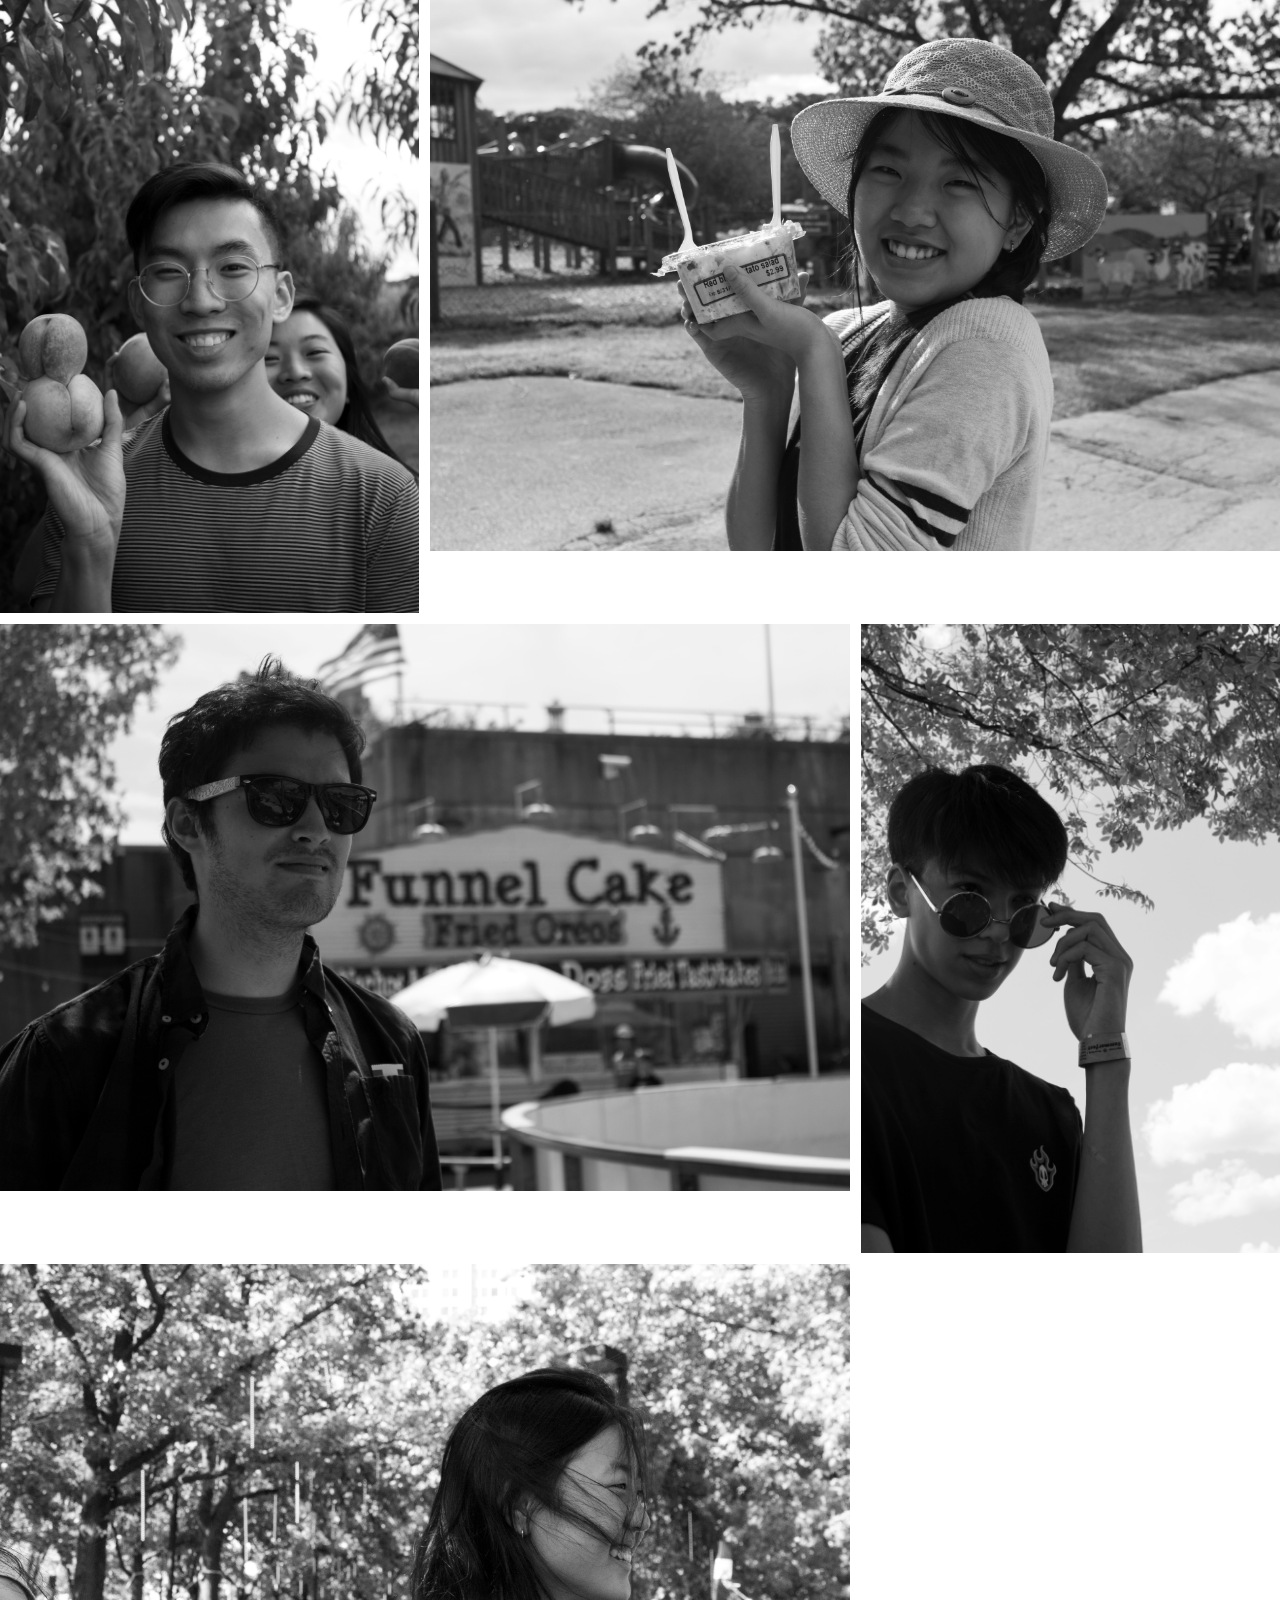
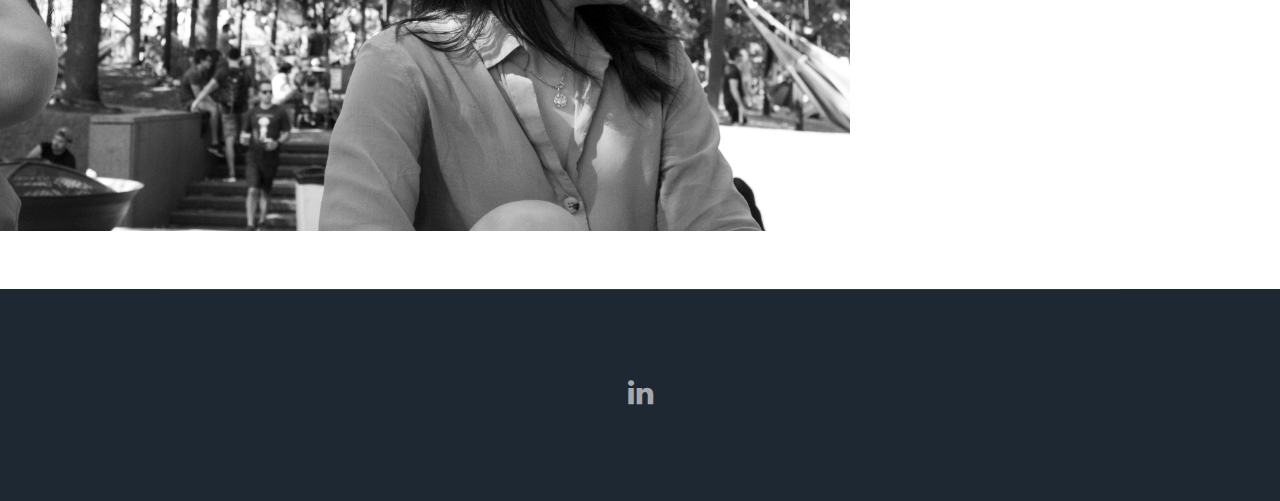
<file: portfolio.html>
<!DOCTYPE HTML>
<html>
	<head>
		<title>Portfolio</title>
		<meta charset="utf-8" />
		<meta name="viewport" content="width=device-width, initial-scale=1" />
		<!--[if lte IE 8]><script src="assets/js/ie/html5shiv.js"></script><![endif]-->
		<link rel="stylesheet" href="assets/css/main.css" />
		<!--[if lte IE 8]><link rel="stylesheet" href="assets/css/ie8.css" /><![endif]-->
		<!--[if lte IE 9]><link rel="stylesheet" href="assets/css/ie9.css" /><![endif]-->
	</head>
	<body>

		<!-- Header -->
			<header id="header">
				<h1><a href="index.html">Johnson Zhao</a></h1>
				<a href="#nav">Menu</a>
            </header>
		<!-- Nav -->
		<nav id="nav">
			<ul class="links">
				<li><a href="index.html">Home</a></li>
				<li><a href="about.html">About Me</a></li>
				<li><a href="gaming.html">Gaming</a></li>
				<li><a href="sports.html">Sports</a></li>
				<li><a href="portfolio.html">Portfolio</a></li>
				<li><a href="template.html">Template</a></li>
			</ul>
		</nav>

        <!-- Main -->
            <header class="major special">
                <h2>Photography Portfolio</h2>
                <p>I took these photograghs for SASE and for my Introduction to Photography Class, where I learned the basics of Black and White Photography to build good composition in my pictures. There is still a lot to learn though.</p>
            </header>
			<section id="main" class="wrapper">
                    <div class="box alt">
                            <div class="row 50% uniform">
                                <div class="4u"><span class="image fit"><img src="./images/alain.jpg" alt="Alain" /></span></div>
                                <div class="8u$"><span class="image fit"><img src="./images/flowers.JPG" alt="Flowers" /></span></div>
                                <div class="8u"><span class="image fit"><img src="./images/subway.jpg" alt="Subway" /></span></div>
                                <div class="4u$"><span class="image fit"><img src="./images/cassandra.jpg" alt="Cassandra" /></span></div>
                                <div class="4u"><span class="image fit"><img src="./images/raymondemily.jpg" alt="Raymond and Emily" /></span></div>
                                <div class="8u$"><span class="image fit"><img src="./images/christina.jpg" alt="Christina" /></span></div>
                                <div class="8u"><span class="image fit"><img src="./images/spencer.jpg" alt="Spencer" /></span></div>
                                <div class="4u$"><span class="image fit"><img src="./images/thomas.jpg" alt="Thomas" /></span></div>
                                <div class="8u"><span class="image fit"><img src="./images/kianna.jpg" alt="Kianna" /></span></div>
                            </div>
                        </div>
			</section>

		<!-- Footer -->
		<footer id="footer">
			<div class="inner">
				<ul class="icons">
					<li><a href="https://www.linkedin.com/in/johnson-j-zhao/" class="icon fa-linkedin">
						<span class="label">LinkedIn</span>
					</a></li>
				</ul>
			</div>
		</footer>

		<!-- Scripts -->
			<script src="assets/js/jquery.min.js"></script>
			<script src="assets/js/skel.min.js"></script>
			<script src="assets/js/util.js"></script>
			<!--[if lte IE 8]><script src="assets/js/ie/respond.min.js"></script><![endif]-->
			<script src="assets/js/main.js"></script>

	</body>
</html>
</file>
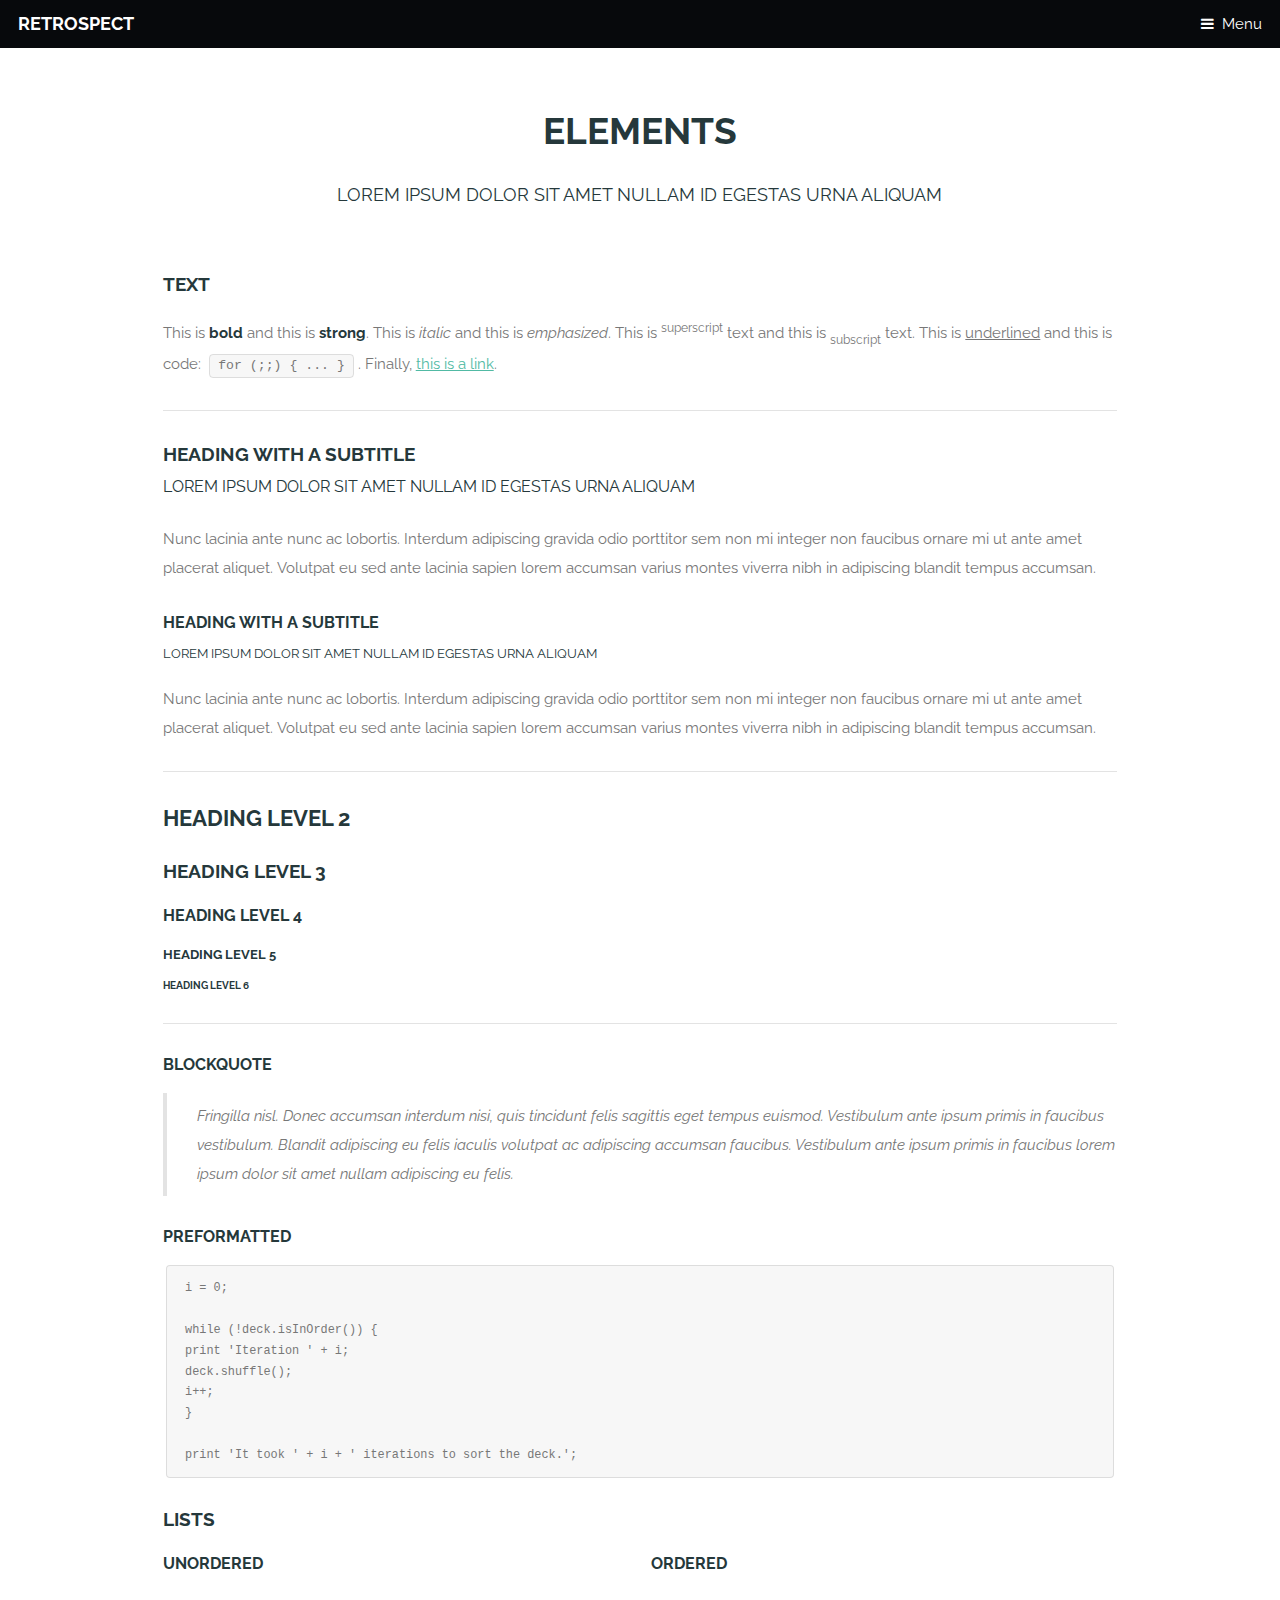
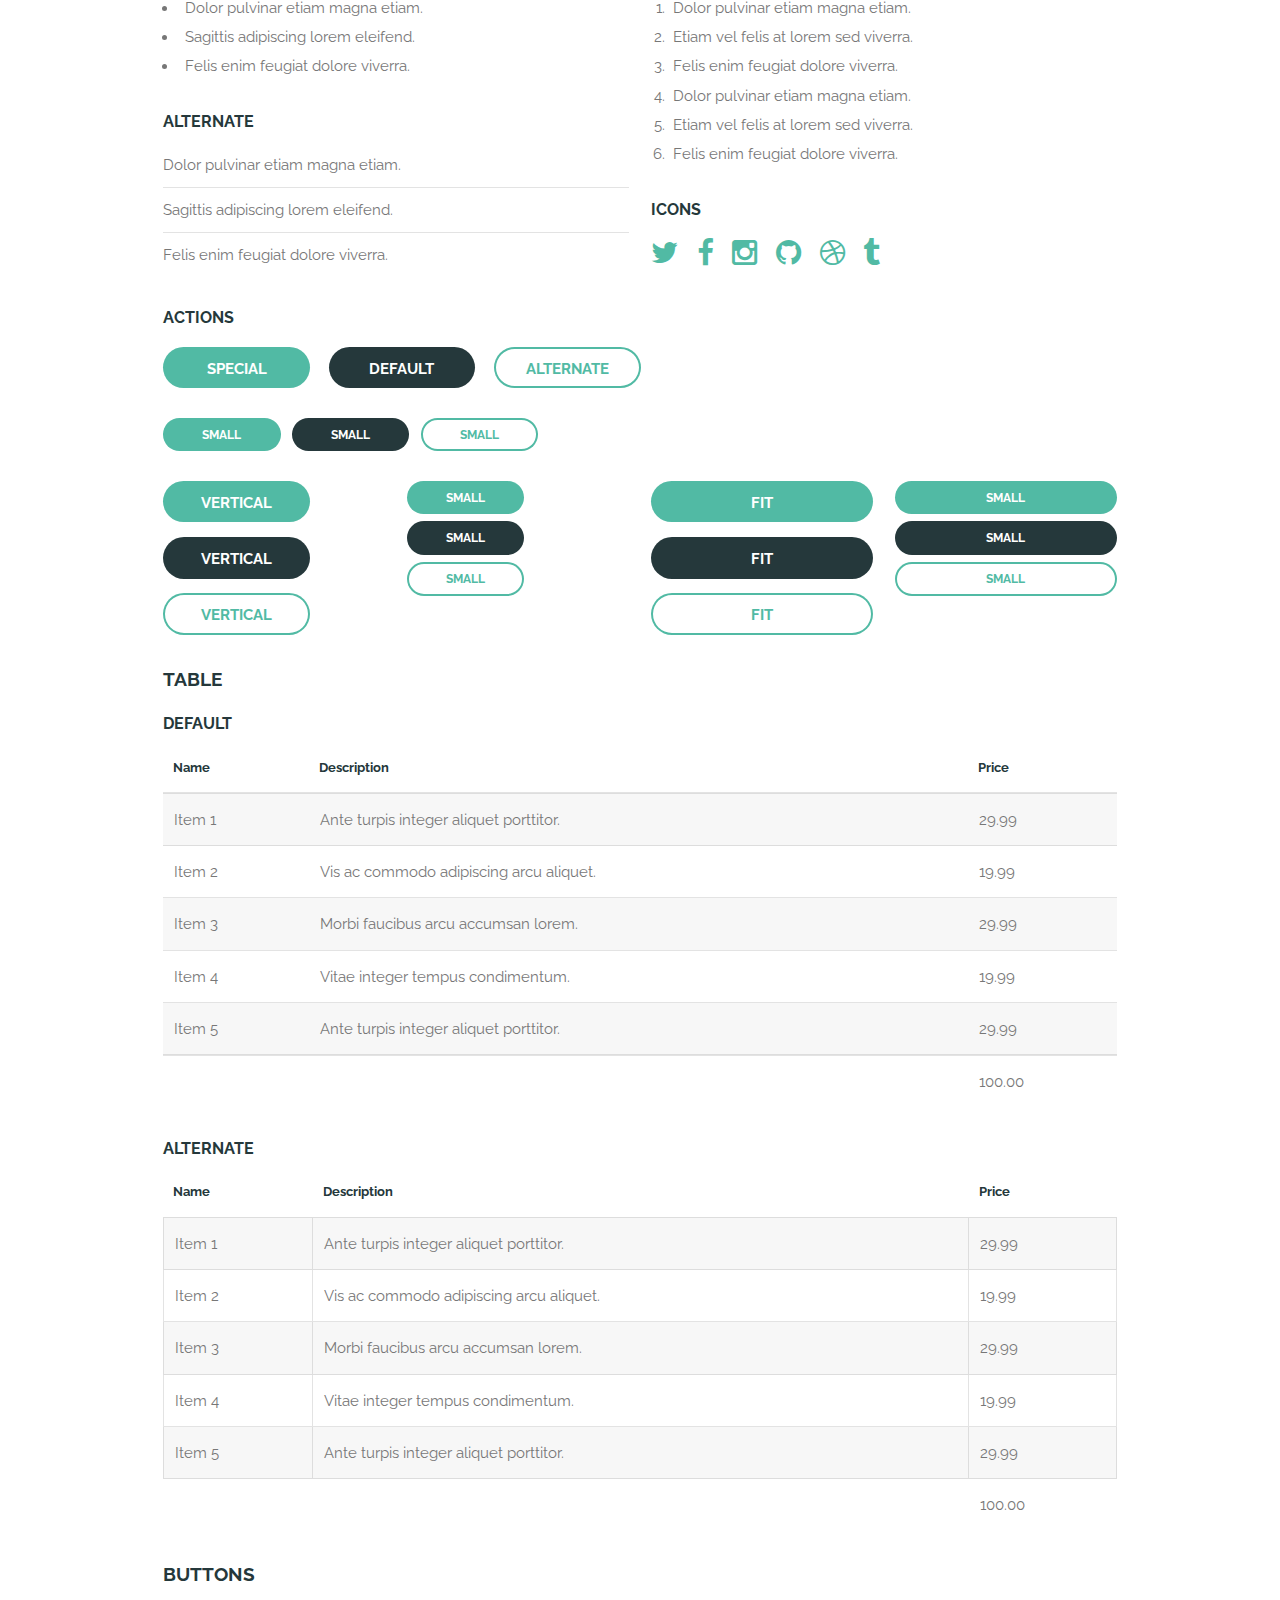
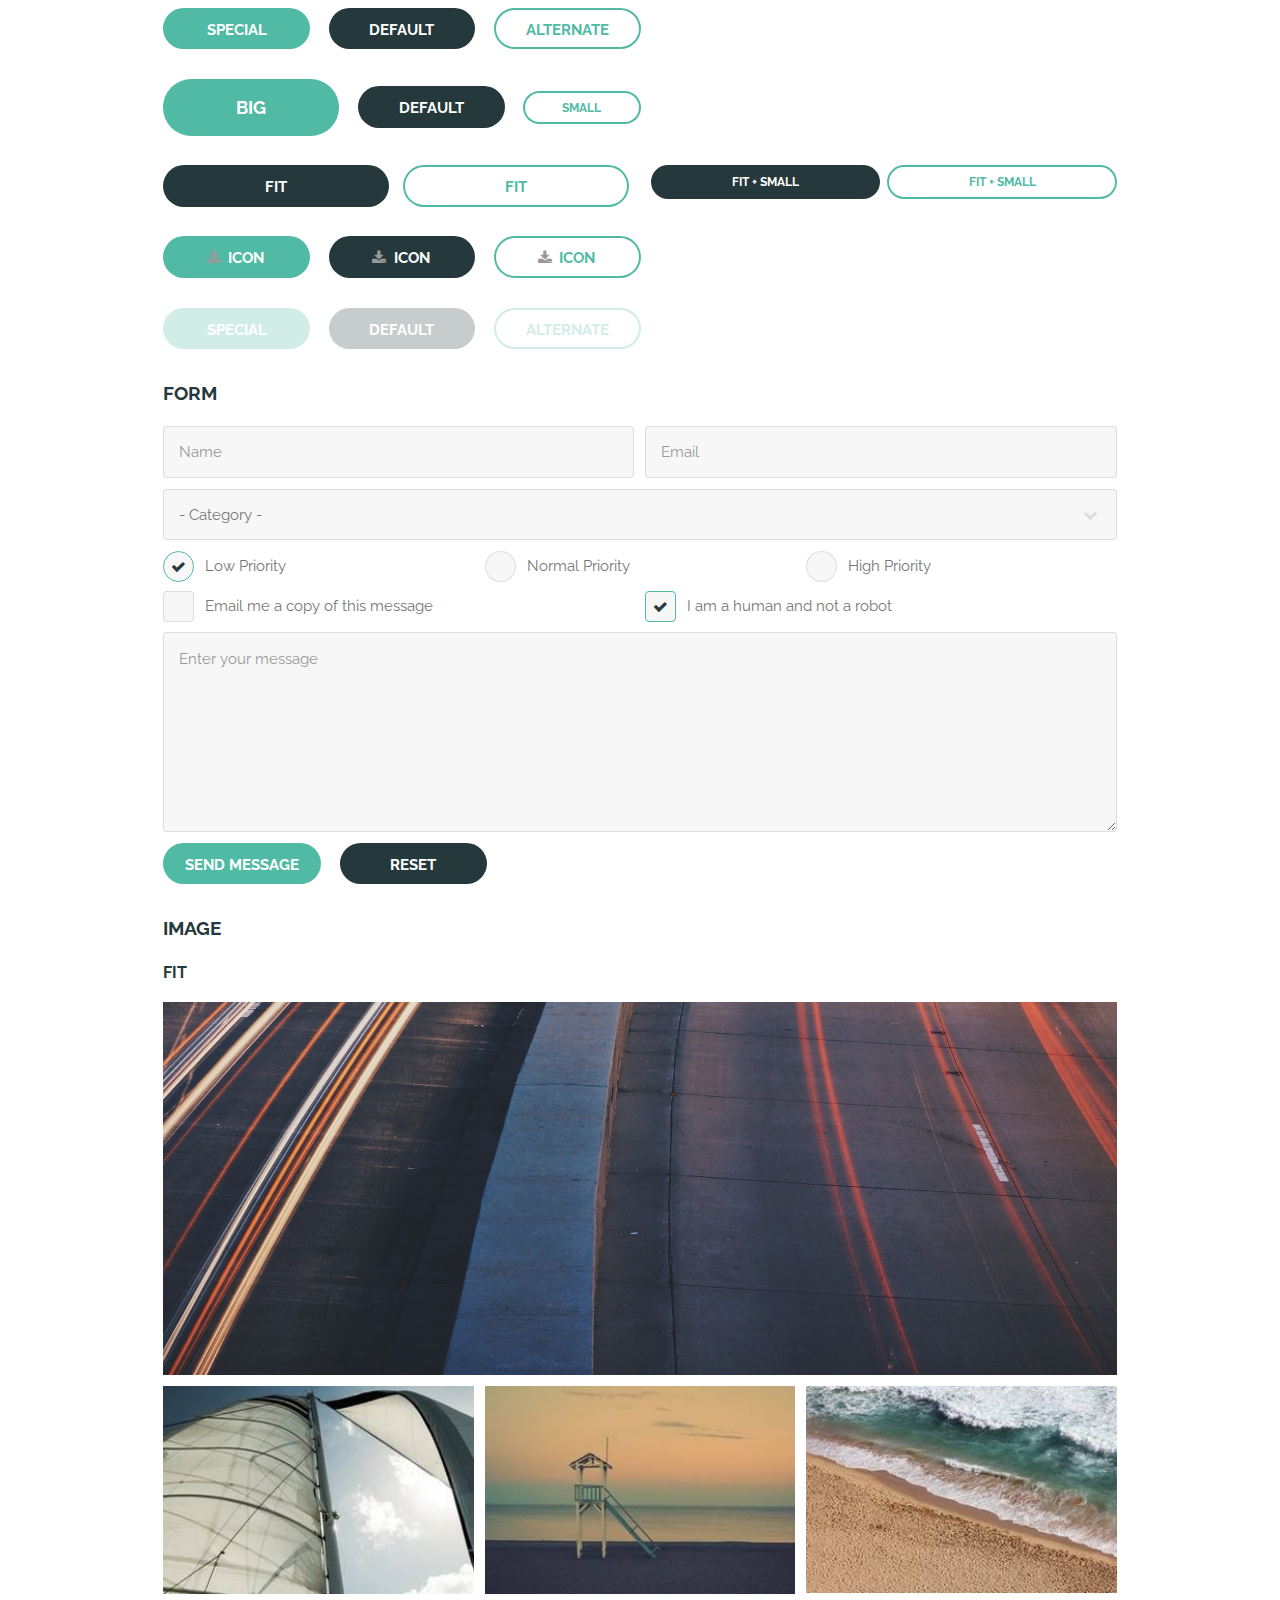
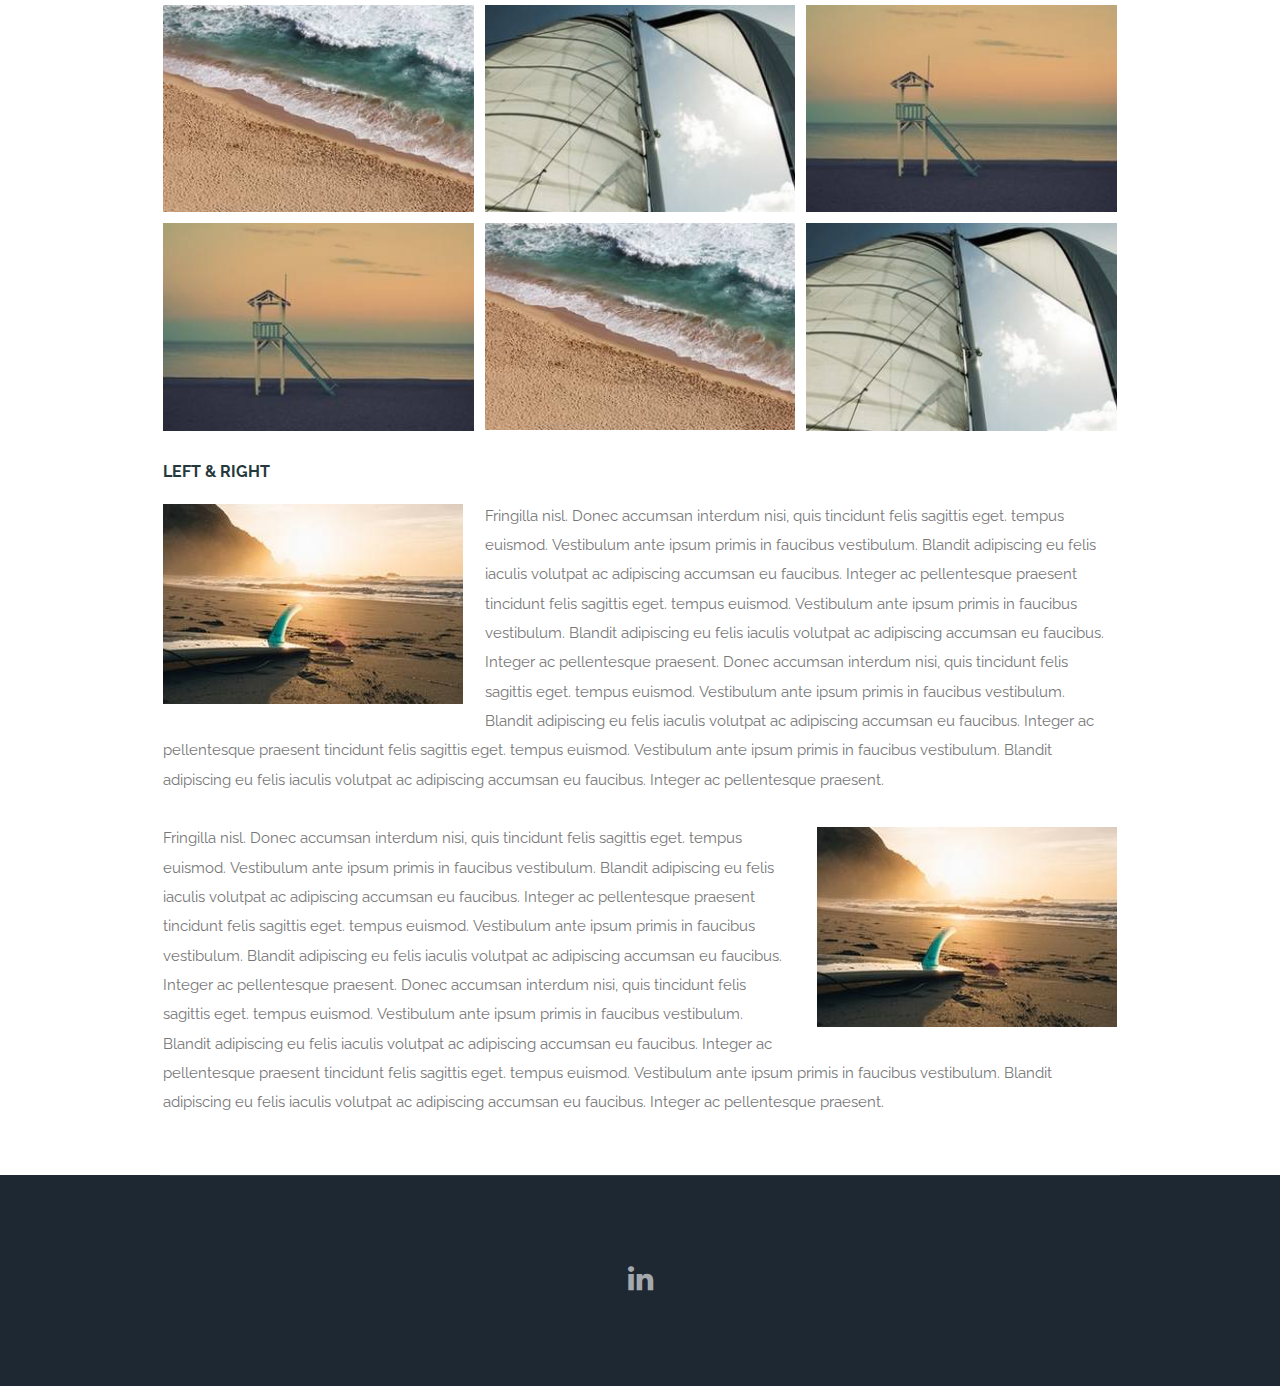
<file: template.html>
<!DOCTYPE HTML>
<html>
	<head>
		<title>Elements - Retrospect by TEMPLATED</title>
		<meta charset="utf-8" />
		<meta name="viewport" content="width=device-width, initial-scale=1" />
		<!--[if lte IE 8]><script src="assets/js/ie/html5shiv.js"></script><![endif]-->
		<link rel="stylesheet" href="assets/css/main.css" />
		<!--[if lte IE 8]><link rel="stylesheet" href="assets/css/ie8.css" /><![endif]-->
		<!--[if lte IE 9]><link rel="stylesheet" href="assets/css/ie9.css" /><![endif]-->
	</head>
	<body>

		<!-- Header -->
			<header id="header" class="skel-layers-fixed">
				<h1><a href="index.html">Retrospect</a></h1>
				<a href="#nav">Menu</a>
			</header>

		<!-- Nav -->
		<nav id="nav">
			<ul class="links">
				<li><a href="index.html">Home</a></li>
				<li><a href="about.html">About Me</a></li>
				<li><a href="gaming.html">Gaming Experience</a></li>
				<li><a href="portfolio.html">Portfolio</a></li>
				<li><a href="template.html">Template</a></li>
			</ul>
		</nav>

		<!-- Main -->
			<section id="main" class="wrapper">
				<div class="container">
					<header class="major special">
						<h2>Elements</h2>
						<p>Lorem ipsum dolor sit amet nullam id egestas urna aliquam</p>
					</header>

					<!-- Text -->
						<section>
							<h3>Text</h3>
							<p>This is <b>bold</b> and this is <strong>strong</strong>. This is <i>italic</i> and this is <em>emphasized</em>.
							This is <sup>superscript</sup> text and this is <sub>subscript</sub> text.
							This is <u>underlined</u> and this is code: <code>for (;;) { ... }</code>. Finally, <a href="#">this is a link</a>.</p>

							<hr />

							<header>
								<h3>Heading with a Subtitle</h3>
								<p>Lorem ipsum dolor sit amet nullam id egestas urna aliquam</p>
							</header>
							<p>Nunc lacinia ante nunc ac lobortis. Interdum adipiscing gravida odio porttitor sem non mi integer non faucibus ornare mi ut ante amet placerat aliquet. Volutpat eu sed ante lacinia sapien lorem accumsan varius montes viverra nibh in adipiscing blandit tempus accumsan.</p>
							<header>
								<h4>Heading with a Subtitle</h4>
								<p>Lorem ipsum dolor sit amet nullam id egestas urna aliquam</p>
							</header>
							<p>Nunc lacinia ante nunc ac lobortis. Interdum adipiscing gravida odio porttitor sem non mi integer non faucibus ornare mi ut ante amet placerat aliquet. Volutpat eu sed ante lacinia sapien lorem accumsan varius montes viverra nibh in adipiscing blandit tempus accumsan.</p>

							<hr />

							<h2>Heading Level 2</h2>
							<h3>Heading Level 3</h3>
							<h4>Heading Level 4</h4>
							<h5>Heading Level 5</h5>
							<h6>Heading Level 6</h6>

							<hr />

							<h4>Blockquote</h4>
							<blockquote>Fringilla nisl. Donec accumsan interdum nisi, quis tincidunt felis sagittis eget tempus euismod. Vestibulum ante ipsum primis in faucibus vestibulum. Blandit adipiscing eu felis iaculis volutpat ac adipiscing accumsan faucibus. Vestibulum ante ipsum primis in faucibus lorem ipsum dolor sit amet nullam adipiscing eu felis.</blockquote>

							<h4>Preformatted</h4>
							<pre><code>i = 0;

while (!deck.isInOrder()) {
print 'Iteration ' + i;
deck.shuffle();
i++;
}

print 'It took ' + i + ' iterations to sort the deck.';</code></pre>
						</section>

					<!-- Lists -->
						<section>
							<h3>Lists</h3>
							<div class="row">
								<div class="6u 12u$(xsmall)">

									<h4>Unordered</h4>
									<ul>
										<li>Dolor pulvinar etiam magna etiam.</li>
										<li>Sagittis adipiscing lorem eleifend.</li>
										<li>Felis enim feugiat dolore viverra.</li>
									</ul>

									<h4>Alternate</h4>
									<ul class="alt">
										<li>Dolor pulvinar etiam magna etiam.</li>
										<li>Sagittis adipiscing lorem eleifend.</li>
										<li>Felis enim feugiat dolore viverra.</li>
									</ul>

								</div>
								<div class="6u$ 12u$(xsmall)">

									<h4>Ordered</h4>
									<ol>
										<li>Dolor pulvinar etiam magna etiam.</li>
										<li>Etiam vel felis at lorem sed viverra.</li>
										<li>Felis enim feugiat dolore viverra.</li>
										<li>Dolor pulvinar etiam magna etiam.</li>
										<li>Etiam vel felis at lorem sed viverra.</li>
										<li>Felis enim feugiat dolore viverra.</li>
									</ol>

									<h4>Icons</h4>
									<ul class="icons">
										<li><a href="#" class="icon fa-twitter"><span class="label">Twitter</span></a></li>
										<li><a href="#" class="icon fa-facebook"><span class="label">Facebook</span></a></li>
										<li><a href="#" class="icon fa-instagram"><span class="label">Instagram</span></a></li>
										<li><a href="#" class="icon fa-github"><span class="label">Github</span></a></li>
										<li><a href="#" class="icon fa-dribbble"><span class="label">Dribbble</span></a></li>
										<li><a href="#" class="icon fa-tumblr"><span class="label">Tumblr</span></a></li>
									</ul>

								</div>
							</div>

							<h4>Actions</h4>
							<ul class="actions">
								<li><a href="#" class="button special">Special</a></li>
								<li><a href="#" class="button">Default</a></li>
								<li><a href="#" class="button alt">Alternate</a></li>
							</ul>
							<ul class="actions small">
								<li><a href="#" class="button special small">Small</a></li>
								<li><a href="#" class="button small">Small</a></li>
								<li><a href="#" class="button alt small">Small</a></li>
							</ul>
							<div class="row">
								<div class="3u 6u(small) 12u$(xsmall)">
									<ul class="actions vertical">
										<li><a href="#" class="button special">Vertical</a></li>
										<li><a href="#" class="button">Vertical</a></li>
										<li><a href="#" class="button alt">Vertical</a></li>
									</ul>
								</div>
								<div class="3u 6u$(small) 12u$(xsmall)">
									<ul class="actions vertical small">
										<li><a href="#" class="button special small">Small</a></li>
										<li><a href="#" class="button small">Small</a></li>
										<li><a href="#" class="button alt small">Small</a></li>
									</ul>
								</div>
								<div class="3u 6u(small) 12u$(xsmall)">
									<ul class="actions vertical">
										<li><a href="#" class="button special fit">Fit</a></li>
										<li><a href="#" class="button fit">Fit</a></li>
										<li><a href="#" class="button alt fit">Fit</a></li>
									</ul>
								</div>
								<div class="3u$ 6u$(small) 12u$(xsmall)">
									<ul class="actions vertical small">
										<li><a href="#" class="button special small fit">Small</a></li>
										<li><a href="#" class="button small fit">Small</a></li>
										<li><a href="#" class="button alt small fit">Small</a></li>
									</ul>
								</div>
							</div>
						</section>

					<!-- Table -->
						<section>
							<h3>Table</h3>
							<h4>Default</h4>
							<div class="table-wrapper">
								<table>
									<thead>
										<tr>
											<th>Name</th>
											<th>Description</th>
											<th>Price</th>
										</tr>
									</thead>
									<tbody>
										<tr>
											<td>Item 1</td>
											<td>Ante turpis integer aliquet porttitor.</td>
											<td>29.99</td>
										</tr>
										<tr>
											<td>Item 2</td>
											<td>Vis ac commodo adipiscing arcu aliquet.</td>
											<td>19.99</td>
										</tr>
										<tr>
											<td>Item 3</td>
											<td> Morbi faucibus arcu accumsan lorem.</td>
											<td>29.99</td>
										</tr>
										<tr>
											<td>Item 4</td>
											<td>Vitae integer tempus condimentum.</td>
											<td>19.99</td>
										</tr>
										<tr>
											<td>Item 5</td>
											<td>Ante turpis integer aliquet porttitor.</td>
											<td>29.99</td>
										</tr>
									</tbody>
									<tfoot>
										<tr>
											<td colspan="2"></td>
											<td>100.00</td>
										</tr>
									</tfoot>
								</table>
							</div>
							<h4>Alternate</h4>
							<div class="table-wrapper">
								<table class="alt">
									<thead>
										<tr>
											<th>Name</th>
											<th>Description</th>
											<th>Price</th>
										</tr>
									</thead>
									<tbody>
										<tr>
											<td>Item 1</td>
											<td>Ante turpis integer aliquet porttitor.</td>
											<td>29.99</td>
										</tr>
										<tr>
											<td>Item 2</td>
											<td>Vis ac commodo adipiscing arcu aliquet.</td>
											<td>19.99</td>
										</tr>
										<tr>
											<td>Item 3</td>
											<td> Morbi faucibus arcu accumsan lorem.</td>
											<td>29.99</td>
										</tr>
										<tr>
											<td>Item 4</td>
											<td>Vitae integer tempus condimentum.</td>
											<td>19.99</td>
										</tr>
										<tr>
											<td>Item 5</td>
											<td>Ante turpis integer aliquet porttitor.</td>
											<td>29.99</td>
										</tr>
									</tbody>
									<tfoot>
										<tr>
											<td colspan="2"></td>
											<td>100.00</td>
										</tr>
									</tfoot>
								</table>
							</div>
						</section>

					<!-- Buttons -->
						<section>
							<h3>Buttons</h3>
							<ul class="actions">
								<li><a href="#" class="button special">Special</a></li>
								<li><a href="#" class="button">Default</a></li>
								<li><a href="#" class="button alt">Alternate</a></li>
							</ul>
							<ul class="actions">
								<li><a href="#" class="button special big">Big</a></li>
								<li><a href="#" class="button">Default</a></li>
								<li><a href="#" class="button alt small">Small</a></li>
							</ul>
							<div class="row">
								<div class="6u 12u$(xsmall)">
									<ul class="actions fit">
										<li><a href="#" class="button fit">Fit</a></li>
										<li><a href="#" class="button alt fit">Fit</a></li>
									</ul>
								</div>
								<div class="6u$ 12u$(xsmall)">
									<ul class="actions fit small">
										<li><a href="#" class="button fit small">Fit + Small</a></li>
										<li><a href="#" class="button alt fit small">Fit + Small</a></li>
									</ul>
								</div>
							</div>
							<ul class="actions">
								<li><a href="#" class="button special icon fa-download">Icon</a></li>
								<li><a href="#" class="button icon fa-download">Icon</a></li>
								<li><a href="#" class="button alt icon fa-download">Icon</a></li>
							</ul>
							<ul class="actions">
								<li><span class="button special disabled">Special</span></li>
								<li><span class="button disabled">Default</span></li>
								<li><span class="button alt disabled">Alternate</span></li>
							</ul>
						</section>

					<!-- Form -->
						<section>
							<h3>Form</h3>
							<form method="post" action="#">
								<div class="row uniform 50%">
									<div class="6u 12u$(xsmall)">
										<input type="text" name="name" id="name" value="" placeholder="Name" />
									</div>
									<div class="6u$ 12u$(xsmall)">
										<input type="email" name="email" id="email" value="" placeholder="Email" />
									</div>
									<div class="12u$">
										<div class="select-wrapper">
											<select name="category" id="category">
												<option value="">- Category -</option>
												<option value="1">Manufacturing</option>
												<option value="1">Shipping</option>
												<option value="1">Administration</option>
												<option value="1">Human Resources</option>
											</select>
										</div>
									</div>
									<div class="4u 12u$(xsmall)">
										<input type="radio" id="priority-low" name="priority" checked>
										<label for="priority-low">Low Priority</label>
									</div>
									<div class="4u 12u$(xsmall)">
										<input type="radio" id="priority-normal" name="priority">
										<label for="priority-normal">Normal Priority</label>
									</div>
									<div class="4u$ 12u$(xsmall)">
										<input type="radio" id="priority-high" name="priority">
										<label for="priority-high">High Priority</label>
									</div>
									<div class="6u 12u$(small)">
										<input type="checkbox" id="copy" name="copy">
										<label for="copy">Email me a copy of this message</label>
									</div>
									<div class="6u$ 12u$(small)">
										<input type="checkbox" id="human" name="human" checked>
										<label for="human">I am a human and not a robot</label>
									</div>
									<div class="12u$">
										<textarea name="message" id="message" placeholder="Enter your message" rows="6"></textarea>
									</div>
									<div class="12u$">
										<ul class="actions">
											<li><input type="submit" value="Send Message" class="special" /></li>
											<li><input type="reset" value="Reset" /></li>
										</ul>
									</div>
								</div>
							</form>
						</section>

					<!-- Image -->
						<section>
							<h3>Image</h3>
							<h4>Fit</h4>
							<div class="box alt">
								<div class="row 50% uniform">
									<div class="12u$"><span class="image fit"><img src="images/pic11.jpg" alt="" /></span></div>
									<div class="4u"><span class="image fit"><img src="images/pic03.jpg" alt="" /></span></div>
									<div class="4u"><span class="image fit"><img src="images/pic04.jpg" alt="" /></span></div>
									<div class="4u$"><span class="image fit"><img src="images/pic05.jpg" alt="" /></span></div>
									<div class="4u"><span class="image fit"><img src="images/pic05.jpg" alt="" /></span></div>
									<div class="4u"><span class="image fit"><img src="images/pic03.jpg" alt="" /></span></div>
									<div class="4u$"><span class="image fit"><img src="images/pic04.jpg" alt="" /></span></div>
									<div class="4u"><span class="image fit"><img src="images/pic04.jpg" alt="" /></span></div>
									<div class="4u"><span class="image fit"><img src="images/pic05.jpg" alt="" /></span></div>
									<div class="4u$"><span class="image fit"><img src="images/pic03.jpg" alt="" /></span></div>
								</div>
							</div>

							<h4>Left &amp; Right</h4>
							<p><span class="image left"><img src="images/pic06.jpg" alt="" /></span>Fringilla nisl. Donec accumsan interdum nisi, quis tincidunt felis sagittis eget. tempus euismod. Vestibulum ante ipsum primis in faucibus vestibulum. Blandit adipiscing eu felis iaculis volutpat ac adipiscing accumsan eu faucibus. Integer ac pellentesque praesent tincidunt felis sagittis eget. tempus euismod. Vestibulum ante ipsum primis in faucibus vestibulum. Blandit adipiscing eu felis iaculis volutpat ac adipiscing accumsan eu faucibus. Integer ac pellentesque praesent. Donec accumsan interdum nisi, quis tincidunt felis sagittis eget. tempus euismod. Vestibulum ante ipsum primis in faucibus vestibulum. Blandit adipiscing eu felis iaculis volutpat ac adipiscing accumsan eu faucibus. Integer ac pellentesque praesent tincidunt felis sagittis eget. tempus euismod. Vestibulum ante ipsum primis in faucibus vestibulum. Blandit adipiscing eu felis iaculis volutpat ac adipiscing accumsan eu faucibus. Integer ac pellentesque praesent.</p>
							<p><span class="image right"><img src="images/pic06.jpg" alt="" /></span>Fringilla nisl. Donec accumsan interdum nisi, quis tincidunt felis sagittis eget. tempus euismod. Vestibulum ante ipsum primis in faucibus vestibulum. Blandit adipiscing eu felis iaculis volutpat ac adipiscing accumsan eu faucibus. Integer ac pellentesque praesent tincidunt felis sagittis eget. tempus euismod. Vestibulum ante ipsum primis in faucibus vestibulum. Blandit adipiscing eu felis iaculis volutpat ac adipiscing accumsan eu faucibus. Integer ac pellentesque praesent. Donec accumsan interdum nisi, quis tincidunt felis sagittis eget. tempus euismod. Vestibulum ante ipsum primis in faucibus vestibulum. Blandit adipiscing eu felis iaculis volutpat ac adipiscing accumsan eu faucibus. Integer ac pellentesque praesent tincidunt felis sagittis eget. tempus euismod. Vestibulum ante ipsum primis in faucibus vestibulum. Blandit adipiscing eu felis iaculis volutpat ac adipiscing accumsan eu faucibus. Integer ac pellentesque praesent.</p>
						</section>

				</div>
			</section>

		<!-- Footer -->
		<footer id="footer">
			<div class="inner">
				<ul class="icons">
					<li><a href="https://www.linkedin.com/in/johnson-j-zhao/" class="icon fa-linkedin">
						<span class="label">LinkedIn</span>
					</a></li>
				</ul>
			</div>
		</footer>

		<!-- Scripts -->
			<script src="assets/js/jquery.min.js"></script>
			<script src="assets/js/skel.min.js"></script>
			<script src="assets/js/util.js"></script>
			<!--[if lte IE 8]><script src="assets/js/ie/respond.min.js"></script><![endif]-->
			<script src="assets/js/main.js"></script>

	</body>
</html>
</file>
<file: assets/css/ie9.css>
/*
	Retrospect by TEMPLATED
	templated.co @templatedco
	Released for free under the Creative Commons Attribution 3.0 license (templated.co/license)
*/

/* Feature */

	.feature .image {
		width: 48%;
		float: left;
	}

	.feature .content {
		width: 52%;
		float: left;
	}

	.feature:after {
		content: '';
		display: block;
		clear: both;
	}
</file>
<file: assets/css/main.css>
@charset "UTF-8";
@import url(font-awesome.min.css);
@import url("https://fonts.googleapis.com/css?family=Raleway:400,500,700");

/*
	Retrospect by TEMPLATED
	templated.co @templatedco
	Released for free under the Creative Commons Attribution 3.0 license (templated.co/license)
*/

/* Reset */

	html, body, div, span, applet, object, iframe, h1, h2, h3, h4, h5, h6, p, blockquote, pre, a, abbr, acronym, address, big, cite, code, del, dfn, em, img, ins, kbd, q, s, samp, small, strike, strong, sub, sup, tt, var, b, u, i, center, dl, dt, dd, ol, ul, li, fieldset, form, label, legend, table, caption, tbody, tfoot, thead, tr, th, td, article, aside, canvas, details, embed, figure, figcaption, footer, header, hgroup, menu, nav, output, ruby, section, summary, time, mark, audio, video {
		margin: 0;
		padding: 0;
		border: 0;
		font-size: 100%;
		font: inherit;
		vertical-align: baseline;
	}

	article, aside, details, figcaption, figure, footer, header, hgroup, menu, nav, section {
		display: block;
	}

	body {
		line-height: 1;
	}

	ol, ul {
		list-style: none;
	}

	blockquote, q {
		quotes: none;
	}

	blockquote:before, blockquote:after, q:before, q:after {
		content: '';
		content: none;
	}

	table {
		border-collapse: collapse;
		border-spacing: 0;
	}

	body {
		-webkit-text-size-adjust: none;
	}

/* Box Model */

	*, *:before, *:after {
		-moz-box-sizing: border-box;
		-webkit-box-sizing: border-box;
		box-sizing: border-box;
	}

/* Containers */

	.container {
		margin-left: auto;
		margin-right: auto;
	}

	.container.\31 25\25 {
		width: 100%;
		max-width: 100em;
		min-width: 80em;
	}

	.container.\37 5\25 {
		width: 60em;
	}

	.container.\35 0\25 {
		width: 40em;
	}

	.container.\32 5\25 {
		width: 20em;
	}

	.container {
		width: 80em;
	}

	@media screen and (max-width: 1680px) {

		.container.\31 25\25 {
			width: 100%;
			max-width: 100em;
			min-width: 80em;
		}

		.container.\37 5\25 {
			width: 60em;
		}

		.container.\35 0\25 {
			width: 40em;
		}

		.container.\32 5\25 {
			width: 20em;
		}

		.container {
			width: 80em;
		}

	}

	@media screen and (max-width: 1280px) {

		.container.\31 25\25 {
			width: 100%;
			max-width: 81.25em;
			min-width: 65em;
		}

		.container.\37 5\25 {
			width: 48.75em;
		}

		.container.\35 0\25 {
			width: 32.5em;
		}

		.container.\32 5\25 {
			width: 16.25em;
		}

		.container {
			width: 65em;
		}

	}

	@media screen and (max-width: 980px) {

		.container.\31 25\25 {
			width: 100%;
			max-width: 112.5%;
			min-width: 90%;
		}

		.container.\37 5\25 {
			width: 67.5%;
		}

		.container.\35 0\25 {
			width: 45%;
		}

		.container.\32 5\25 {
			width: 22.5%;
		}

		.container {
			width: 90% !important;
		}

	}

	@media screen and (max-width: 736px) {

		.container.\31 25\25 {
			width: 100%;
			max-width: 112.5%;
			min-width: 90%;
		}

		.container.\37 5\25 {
			width: 67.5%;
		}

		.container.\35 0\25 {
			width: 45%;
		}

		.container.\32 5\25 {
			width: 22.5%;
		}

		.container {
			width: 90% !important;
		}

	}

	@media screen and (max-width: 480px) {

		.container.\31 25\25 {
			width: 100%;
			max-width: 112.5%;
			min-width: 90%;
		}

		.container.\37 5\25 {
			width: 67.5%;
		}

		.container.\35 0\25 {
			width: 45%;
		}

		.container.\32 5\25 {
			width: 22.5%;
		}

		.container {
			width: 90% !important;
		}

	}

/* Grid */

	.row {
		border-bottom: solid 1px transparent;
		-moz-box-sizing: border-box;
		-webkit-box-sizing: border-box;
		box-sizing: border-box;
	}

	.row > * {
		float: left;
		-moz-box-sizing: border-box;
		-webkit-box-sizing: border-box;
		box-sizing: border-box;
	}

	.row:after, .row:before {
		content: '';
		display: block;
		clear: both;
		height: 0;
	}

	.row.uniform > * > :first-child {
		margin-top: 0;
	}

	.row.uniform > * > :last-child {
		margin-bottom: 0;
	}

	.row.\30 \25 > * {
		padding: 0 0 0 0em;
	}

	.row.\30 \25 {
		margin: 0 0 -1px 0em;
	}

	.row.uniform.\30 \25 > * {
		padding: 0em 0 0 0em;
	}

	.row.uniform.\30 \25 {
		margin: 0em 0 -1px 0em;
	}

	.row > * {
		padding: 0 0 0 2em;
	}

	.row {
		margin: 0 0 -1px -2em;
	}

	.row.uniform > * {
		padding: 2em 0 0 2em;
	}

	.row.uniform {
		margin: -2em 0 -1px -2em;
	}

	.row.\32 00\25 > * {
		padding: 0 0 0 4em;
	}

	.row.\32 00\25 {
		margin: 0 0 -1px -4em;
	}

	.row.uniform.\32 00\25 > * {
		padding: 4em 0 0 4em;
	}

	.row.uniform.\32 00\25 {
		margin: -4em 0 -1px -4em;
	}

	.row.\31 50\25 > * {
		padding: 0 0 0 3em;
	}

	.row.\31 50\25 {
		margin: 0 0 -1px -3em;
	}

	.row.uniform.\31 50\25 > * {
		padding: 3em 0 0 3em;
	}

	.row.uniform.\31 50\25 {
		margin: -3em 0 -1px -3em;
	}

	.row.\35 0\25 > * {
		padding: 0 0 0 1em;
	}

	.row.\35 0\25 {
		margin: 0 0 -1px -1em;
	}

	.row.uniform.\35 0\25 > * {
		padding: 1em 0 0 1em;
	}

	.row.uniform.\35 0\25 {
		margin: -1em 0 -1px -1em;
	}

	.row.\32 5\25 > * {
		padding: 0 0 0 0.5em;
	}

	.row.\32 5\25 {
		margin: 0 0 -1px -0.5em;
	}

	.row.uniform.\32 5\25 > * {
		padding: 0.5em 0 0 0.5em;
	}

	.row.uniform.\32 5\25 {
		margin: -0.5em 0 -1px -0.5em;
	}

	.\31 2u, .\31 2u\24 {
		width: 100%;
		clear: none;
		margin-left: 0;
	}

	.\31 1u, .\31 1u\24 {
		width: 91.6666666667%;
		clear: none;
		margin-left: 0;
	}

	.\31 0u, .\31 0u\24 {
		width: 83.3333333333%;
		clear: none;
		margin-left: 0;
	}

	.\39 u, .\39 u\24 {
		width: 75%;
		clear: none;
		margin-left: 0;
	}

	.\38 u, .\38 u\24 {
		width: 66.6666666667%;
		clear: none;
		margin-left: 0;
	}

	.\37 u, .\37 u\24 {
		width: 58.3333333333%;
		clear: none;
		margin-left: 0;
	}

	.\36 u, .\36 u\24 {
		width: 50%;
		clear: none;
		margin-left: 0;
	}

	.\35 u, .\35 u\24 {
		width: 41.6666666667%;
		clear: none;
		margin-left: 0;
	}

	.\34 u, .\34 u\24 {
		width: 33.3333333333%;
		clear: none;
		margin-left: 0;
	}

	.\33 u, .\33 u\24 {
		width: 25%;
		clear: none;
		margin-left: 0;
	}

	.\32 u, .\32 u\24 {
		width: 16.6666666667%;
		clear: none;
		margin-left: 0;
	}

	.\31 u, .\31 u\24 {
		width: 8.3333333333%;
		clear: none;
		margin-left: 0;
	}

	.\31 2u\24 + *,
	.\31 1u\24 + *,
	.\31 0u\24 + *,
	.\39 u\24 + *,
	.\38 u\24 + *,
	.\37 u\24 + *,
	.\36 u\24 + *,
	.\35 u\24 + *,
	.\34 u\24 + *,
	.\33 u\24 + *,
	.\32 u\24 + *,
	.\31 u\24 + * {
		clear: left;
	}

	.\-11u {
		margin-left: 91.66667%;
	}

	.\-10u {
		margin-left: 83.33333%;
	}

	.\-9u {
		margin-left: 75%;
	}

	.\-8u {
		margin-left: 66.66667%;
	}

	.\-7u {
		margin-left: 58.33333%;
	}

	.\-6u {
		margin-left: 50%;
	}

	.\-5u {
		margin-left: 41.66667%;
	}

	.\-4u {
		margin-left: 33.33333%;
	}

	.\-3u {
		margin-left: 25%;
	}

	.\-2u {
		margin-left: 16.66667%;
	}

	.\-1u {
		margin-left: 8.33333%;
	}

	@media screen and (max-width: 1680px) {

		.row > * {
			padding: 0 0 0 2em;
		}

		.row {
			margin: 0 0 -1px -2em;
		}

		.row.uniform > * {
			padding: 2em 0 0 2em;
		}

		.row.uniform {
			margin: -2em 0 -1px -2em;
		}

		.row.\32 00\25 > * {
			padding: 0 0 0 4em;
		}

		.row.\32 00\25 {
			margin: 0 0 -1px -4em;
		}

		.row.uniform.\32 00\25 > * {
			padding: 4em 0 0 4em;
		}

		.row.uniform.\32 00\25 {
			margin: -4em 0 -1px -4em;
		}

		.row.\31 50\25 > * {
			padding: 0 0 0 3em;
		}

		.row.\31 50\25 {
			margin: 0 0 -1px -3em;
		}

		.row.uniform.\31 50\25 > * {
			padding: 3em 0 0 3em;
		}

		.row.uniform.\31 50\25 {
			margin: -3em 0 -1px -3em;
		}

		.row.\35 0\25 > * {
			padding: 0 0 0 1em;
		}

		.row.\35 0\25 {
			margin: 0 0 -1px -1em;
		}

		.row.uniform.\35 0\25 > * {
			padding: 1em 0 0 1em;
		}

		.row.uniform.\35 0\25 {
			margin: -1em 0 -1px -1em;
		}

		.row.\32 5\25 > * {
			padding: 0 0 0 0.5em;
		}

		.row.\32 5\25 {
			margin: 0 0 -1px -0.5em;
		}

		.row.uniform.\32 5\25 > * {
			padding: 0.5em 0 0 0.5em;
		}

		.row.uniform.\32 5\25 {
			margin: -0.5em 0 -1px -0.5em;
		}

		.\31 2u\28xlarge\29, .\31 2u\24\28xlarge\29 {
			width: 100%;
			clear: none;
			margin-left: 0;
		}

		.\31 1u\28xlarge\29, .\31 1u\24\28xlarge\29 {
			width: 91.6666666667%;
			clear: none;
			margin-left: 0;
		}

		.\31 0u\28xlarge\29, .\31 0u\24\28xlarge\29 {
			width: 83.3333333333%;
			clear: none;
			margin-left: 0;
		}

		.\39 u\28xlarge\29, .\39 u\24\28xlarge\29 {
			width: 75%;
			clear: none;
			margin-left: 0;
		}

		.\38 u\28xlarge\29, .\38 u\24\28xlarge\29 {
			width: 66.6666666667%;
			clear: none;
			margin-left: 0;
		}

		.\37 u\28xlarge\29, .\37 u\24\28xlarge\29 {
			width: 58.3333333333%;
			clear: none;
			margin-left: 0;
		}

		.\36 u\28xlarge\29, .\36 u\24\28xlarge\29 {
			width: 50%;
			clear: none;
			margin-left: 0;
		}

		.\35 u\28xlarge\29, .\35 u\24\28xlarge\29 {
			width: 41.6666666667%;
			clear: none;
			margin-left: 0;
		}

		.\34 u\28xlarge\29, .\34 u\24\28xlarge\29 {
			width: 33.3333333333%;
			clear: none;
			margin-left: 0;
		}

		.\33 u\28xlarge\29, .\33 u\24\28xlarge\29 {
			width: 25%;
			clear: none;
			margin-left: 0;
		}

		.\32 u\28xlarge\29, .\32 u\24\28xlarge\29 {
			width: 16.6666666667%;
			clear: none;
			margin-left: 0;
		}

		.\31 u\28xlarge\29, .\31 u\24\28xlarge\29 {
			width: 8.3333333333%;
			clear: none;
			margin-left: 0;
		}

		.\31 2u\24\28xlarge\29 + *,
		.\31 1u\24\28xlarge\29 + *,
		.\31 0u\24\28xlarge\29 + *,
		.\39 u\24\28xlarge\29 + *,
		.\38 u\24\28xlarge\29 + *,
		.\37 u\24\28xlarge\29 + *,
		.\36 u\24\28xlarge\29 + *,
		.\35 u\24\28xlarge\29 + *,
		.\34 u\24\28xlarge\29 + *,
		.\33 u\24\28xlarge\29 + *,
		.\32 u\24\28xlarge\29 + *,
		.\31 u\24\28xlarge\29 + * {
			clear: left;
		}

		.\-11u\28xlarge\29 {
			margin-left: 91.66667%;
		}

		.\-10u\28xlarge\29 {
			margin-left: 83.33333%;
		}

		.\-9u\28xlarge\29 {
			margin-left: 75%;
		}

		.\-8u\28xlarge\29 {
			margin-left: 66.66667%;
		}

		.\-7u\28xlarge\29 {
			margin-left: 58.33333%;
		}

		.\-6u\28xlarge\29 {
			margin-left: 50%;
		}

		.\-5u\28xlarge\29 {
			margin-left: 41.66667%;
		}

		.\-4u\28xlarge\29 {
			margin-left: 33.33333%;
		}

		.\-3u\28xlarge\29 {
			margin-left: 25%;
		}

		.\-2u\28xlarge\29 {
			margin-left: 16.66667%;
		}

		.\-1u\28xlarge\29 {
			margin-left: 8.33333%;
		}

	}

	@media screen and (max-width: 1280px) {

		.row > * {
			padding: 0 0 0 1.5em;
		}

		.row {
			margin: 0 0 -1px -1.5em;
		}

		.row.uniform > * {
			padding: 1.5em 0 0 1.5em;
		}

		.row.uniform {
			margin: -1.5em 0 -1px -1.5em;
		}

		.row.\32 00\25 > * {
			padding: 0 0 0 3em;
		}

		.row.\32 00\25 {
			margin: 0 0 -1px -3em;
		}

		.row.uniform.\32 00\25 > * {
			padding: 3em 0 0 3em;
		}

		.row.uniform.\32 00\25 {
			margin: -3em 0 -1px -3em;
		}

		.row.\31 50\25 > * {
			padding: 0 0 0 2.25em;
		}

		.row.\31 50\25 {
			margin: 0 0 -1px -2.25em;
		}

		.row.uniform.\31 50\25 > * {
			padding: 2.25em 0 0 2.25em;
		}

		.row.uniform.\31 50\25 {
			margin: -2.25em 0 -1px -2.25em;
		}

		.row.\35 0\25 > * {
			padding: 0 0 0 0.75em;
		}

		.row.\35 0\25 {
			margin: 0 0 -1px -0.75em;
		}

		.row.uniform.\35 0\25 > * {
			padding: 0.75em 0 0 0.75em;
		}

		.row.uniform.\35 0\25 {
			margin: -0.75em 0 -1px -0.75em;
		}

		.row.\32 5\25 > * {
			padding: 0 0 0 0.375em;
		}

		.row.\32 5\25 {
			margin: 0 0 -1px -0.375em;
		}

		.row.uniform.\32 5\25 > * {
			padding: 0.375em 0 0 0.375em;
		}

		.row.uniform.\32 5\25 {
			margin: -0.375em 0 -1px -0.375em;
		}

		.\31 2u\28large\29, .\31 2u\24\28large\29 {
			width: 100%;
			clear: none;
			margin-left: 0;
		}

		.\31 1u\28large\29, .\31 1u\24\28large\29 {
			width: 91.6666666667%;
			clear: none;
			margin-left: 0;
		}

		.\31 0u\28large\29, .\31 0u\24\28large\29 {
			width: 83.3333333333%;
			clear: none;
			margin-left: 0;
		}

		.\39 u\28large\29, .\39 u\24\28large\29 {
			width: 75%;
			clear: none;
			margin-left: 0;
		}

		.\38 u\28large\29, .\38 u\24\28large\29 {
			width: 66.6666666667%;
			clear: none;
			margin-left: 0;
		}

		.\37 u\28large\29, .\37 u\24\28large\29 {
			width: 58.3333333333%;
			clear: none;
			margin-left: 0;
		}

		.\36 u\28large\29, .\36 u\24\28large\29 {
			width: 50%;
			clear: none;
			margin-left: 0;
		}

		.\35 u\28large\29, .\35 u\24\28large\29 {
			width: 41.6666666667%;
			clear: none;
			margin-left: 0;
		}

		.\34 u\28large\29, .\34 u\24\28large\29 {
			width: 33.3333333333%;
			clear: none;
			margin-left: 0;
		}

		.\33 u\28large\29, .\33 u\24\28large\29 {
			width: 25%;
			clear: none;
			margin-left: 0;
		}

		.\32 u\28large\29, .\32 u\24\28large\29 {
			width: 16.6666666667%;
			clear: none;
			margin-left: 0;
		}

		.\31 u\28large\29, .\31 u\24\28large\29 {
			width: 8.3333333333%;
			clear: none;
			margin-left: 0;
		}

		.\31 2u\24\28large\29 + *,
		.\31 1u\24\28large\29 + *,
		.\31 0u\24\28large\29 + *,
		.\39 u\24\28large\29 + *,
		.\38 u\24\28large\29 + *,
		.\37 u\24\28large\29 + *,
		.\36 u\24\28large\29 + *,
		.\35 u\24\28large\29 + *,
		.\34 u\24\28large\29 + *,
		.\33 u\24\28large\29 + *,
		.\32 u\24\28large\29 + *,
		.\31 u\24\28large\29 + * {
			clear: left;
		}

		.\-11u\28large\29 {
			margin-left: 91.66667%;
		}

		.\-10u\28large\29 {
			margin-left: 83.33333%;
		}

		.\-9u\28large\29 {
			margin-left: 75%;
		}

		.\-8u\28large\29 {
			margin-left: 66.66667%;
		}

		.\-7u\28large\29 {
			margin-left: 58.33333%;
		}

		.\-6u\28large\29 {
			margin-left: 50%;
		}

		.\-5u\28large\29 {
			margin-left: 41.66667%;
		}

		.\-4u\28large\29 {
			margin-left: 33.33333%;
		}

		.\-3u\28large\29 {
			margin-left: 25%;
		}

		.\-2u\28large\29 {
			margin-left: 16.66667%;
		}

		.\-1u\28large\29 {
			margin-left: 8.33333%;
		}

	}

	@media screen and (max-width: 980px) {

		.row > * {
			padding: 0 0 0 1.5em;
		}

		.row {
			margin: 0 0 -1px -1.5em;
		}

		.row.uniform > * {
			padding: 1.5em 0 0 1.5em;
		}

		.row.uniform {
			margin: -1.5em 0 -1px -1.5em;
		}

		.row.\32 00\25 > * {
			padding: 0 0 0 3em;
		}

		.row.\32 00\25 {
			margin: 0 0 -1px -3em;
		}

		.row.uniform.\32 00\25 > * {
			padding: 3em 0 0 3em;
		}

		.row.uniform.\32 00\25 {
			margin: -3em 0 -1px -3em;
		}

		.row.\31 50\25 > * {
			padding: 0 0 0 2.25em;
		}

		.row.\31 50\25 {
			margin: 0 0 -1px -2.25em;
		}

		.row.uniform.\31 50\25 > * {
			padding: 2.25em 0 0 2.25em;
		}

		.row.uniform.\31 50\25 {
			margin: -2.25em 0 -1px -2.25em;
		}

		.row.\35 0\25 > * {
			padding: 0 0 0 0.75em;
		}

		.row.\35 0\25 {
			margin: 0 0 -1px -0.75em;
		}

		.row.uniform.\35 0\25 > * {
			padding: 0.75em 0 0 0.75em;
		}

		.row.uniform.\35 0\25 {
			margin: -0.75em 0 -1px -0.75em;
		}

		.row.\32 5\25 > * {
			padding: 0 0 0 0.375em;
		}

		.row.\32 5\25 {
			margin: 0 0 -1px -0.375em;
		}

		.row.uniform.\32 5\25 > * {
			padding: 0.375em 0 0 0.375em;
		}

		.row.uniform.\32 5\25 {
			margin: -0.375em 0 -1px -0.375em;
		}

		.\31 2u\28medium\29, .\31 2u\24\28medium\29 {
			width: 100%;
			clear: none;
			margin-left: 0;
		}

		.\31 1u\28medium\29, .\31 1u\24\28medium\29 {
			width: 91.6666666667%;
			clear: none;
			margin-left: 0;
		}

		.\31 0u\28medium\29, .\31 0u\24\28medium\29 {
			width: 83.3333333333%;
			clear: none;
			margin-left: 0;
		}

		.\39 u\28medium\29, .\39 u\24\28medium\29 {
			width: 75%;
			clear: none;
			margin-left: 0;
		}

		.\38 u\28medium\29, .\38 u\24\28medium\29 {
			width: 66.6666666667%;
			clear: none;
			margin-left: 0;
		}

		.\37 u\28medium\29, .\37 u\24\28medium\29 {
			width: 58.3333333333%;
			clear: none;
			margin-left: 0;
		}

		.\36 u\28medium\29, .\36 u\24\28medium\29 {
			width: 50%;
			clear: none;
			margin-left: 0;
		}

		.\35 u\28medium\29, .\35 u\24\28medium\29 {
			width: 41.6666666667%;
			clear: none;
			margin-left: 0;
		}

		.\34 u\28medium\29, .\34 u\24\28medium\29 {
			width: 33.3333333333%;
			clear: none;
			margin-left: 0;
		}

		.\33 u\28medium\29, .\33 u\24\28medium\29 {
			width: 25%;
			clear: none;
			margin-left: 0;
		}

		.\32 u\28medium\29, .\32 u\24\28medium\29 {
			width: 16.6666666667%;
			clear: none;
			margin-left: 0;
		}

		.\31 u\28medium\29, .\31 u\24\28medium\29 {
			width: 8.3333333333%;
			clear: none;
			margin-left: 0;
		}

		.\31 2u\24\28medium\29 + *,
		.\31 1u\24\28medium\29 + *,
		.\31 0u\24\28medium\29 + *,
		.\39 u\24\28medium\29 + *,
		.\38 u\24\28medium\29 + *,
		.\37 u\24\28medium\29 + *,
		.\36 u\24\28medium\29 + *,
		.\35 u\24\28medium\29 + *,
		.\34 u\24\28medium\29 + *,
		.\33 u\24\28medium\29 + *,
		.\32 u\24\28medium\29 + *,
		.\31 u\24\28medium\29 + * {
			clear: left;
		}

		.\-11u\28medium\29 {
			margin-left: 91.66667%;
		}

		.\-10u\28medium\29 {
			margin-left: 83.33333%;
		}

		.\-9u\28medium\29 {
			margin-left: 75%;
		}

		.\-8u\28medium\29 {
			margin-left: 66.66667%;
		}

		.\-7u\28medium\29 {
			margin-left: 58.33333%;
		}

		.\-6u\28medium\29 {
			margin-left: 50%;
		}

		.\-5u\28medium\29 {
			margin-left: 41.66667%;
		}

		.\-4u\28medium\29 {
			margin-left: 33.33333%;
		}

		.\-3u\28medium\29 {
			margin-left: 25%;
		}

		.\-2u\28medium\29 {
			margin-left: 16.66667%;
		}

		.\-1u\28medium\29 {
			margin-left: 8.33333%;
		}

	}

	@media screen and (max-width: 736px) {

		.row > * {
			padding: 0 0 0 1.25em;
		}

		.row {
			margin: 0 0 -1px -1.25em;
		}

		.row.uniform > * {
			padding: 1.25em 0 0 1.25em;
		}

		.row.uniform {
			margin: -1.25em 0 -1px -1.25em;
		}

		.row.\32 00\25 > * {
			padding: 0 0 0 2.5em;
		}

		.row.\32 00\25 {
			margin: 0 0 -1px -2.5em;
		}

		.row.uniform.\32 00\25 > * {
			padding: 2.5em 0 0 2.5em;
		}

		.row.uniform.\32 00\25 {
			margin: -2.5em 0 -1px -2.5em;
		}

		.row.\31 50\25 > * {
			padding: 0 0 0 1.875em;
		}

		.row.\31 50\25 {
			margin: 0 0 -1px -1.875em;
		}

		.row.uniform.\31 50\25 > * {
			padding: 1.875em 0 0 1.875em;
		}

		.row.uniform.\31 50\25 {
			margin: -1.875em 0 -1px -1.875em;
		}

		.row.\35 0\25 > * {
			padding: 0 0 0 0.625em;
		}

		.row.\35 0\25 {
			margin: 0 0 -1px -0.625em;
		}

		.row.uniform.\35 0\25 > * {
			padding: 0.625em 0 0 0.625em;
		}

		.row.uniform.\35 0\25 {
			margin: -0.625em 0 -1px -0.625em;
		}

		.row.\32 5\25 > * {
			padding: 0 0 0 0.3125em;
		}

		.row.\32 5\25 {
			margin: 0 0 -1px -0.3125em;
		}

		.row.uniform.\32 5\25 > * {
			padding: 0.3125em 0 0 0.3125em;
		}

		.row.uniform.\32 5\25 {
			margin: -0.3125em 0 -1px -0.3125em;
		}

		.\31 2u\28small\29, .\31 2u\24\28small\29 {
			width: 100%;
			clear: none;
			margin-left: 0;
		}

		.\31 1u\28small\29, .\31 1u\24\28small\29 {
			width: 91.6666666667%;
			clear: none;
			margin-left: 0;
		}

		.\31 0u\28small\29, .\31 0u\24\28small\29 {
			width: 83.3333333333%;
			clear: none;
			margin-left: 0;
		}

		.\39 u\28small\29, .\39 u\24\28small\29 {
			width: 75%;
			clear: none;
			margin-left: 0;
		}

		.\38 u\28small\29, .\38 u\24\28small\29 {
			width: 66.6666666667%;
			clear: none;
			margin-left: 0;
		}

		.\37 u\28small\29, .\37 u\24\28small\29 {
			width: 58.3333333333%;
			clear: none;
			margin-left: 0;
		}

		.\36 u\28small\29, .\36 u\24\28small\29 {
			width: 50%;
			clear: none;
			margin-left: 0;
		}

		.\35 u\28small\29, .\35 u\24\28small\29 {
			width: 41.6666666667%;
			clear: none;
			margin-left: 0;
		}

		.\34 u\28small\29, .\34 u\24\28small\29 {
			width: 33.3333333333%;
			clear: none;
			margin-left: 0;
		}

		.\33 u\28small\29, .\33 u\24\28small\29 {
			width: 25%;
			clear: none;
			margin-left: 0;
		}

		.\32 u\28small\29, .\32 u\24\28small\29 {
			width: 16.6666666667%;
			clear: none;
			margin-left: 0;
		}

		.\31 u\28small\29, .\31 u\24\28small\29 {
			width: 8.3333333333%;
			clear: none;
			margin-left: 0;
		}

		.\31 2u\24\28small\29 + *,
		.\31 1u\24\28small\29 + *,
		.\31 0u\24\28small\29 + *,
		.\39 u\24\28small\29 + *,
		.\38 u\24\28small\29 + *,
		.\37 u\24\28small\29 + *,
		.\36 u\24\28small\29 + *,
		.\35 u\24\28small\29 + *,
		.\34 u\24\28small\29 + *,
		.\33 u\24\28small\29 + *,
		.\32 u\24\28small\29 + *,
		.\31 u\24\28small\29 + * {
			clear: left;
		}

		.\-11u\28small\29 {
			margin-left: 91.66667%;
		}

		.\-10u\28small\29 {
			margin-left: 83.33333%;
		}

		.\-9u\28small\29 {
			margin-left: 75%;
		}

		.\-8u\28small\29 {
			margin-left: 66.66667%;
		}

		.\-7u\28small\29 {
			margin-left: 58.33333%;
		}

		.\-6u\28small\29 {
			margin-left: 50%;
		}

		.\-5u\28small\29 {
			margin-left: 41.66667%;
		}

		.\-4u\28small\29 {
			margin-left: 33.33333%;
		}

		.\-3u\28small\29 {
			margin-left: 25%;
		}

		.\-2u\28small\29 {
			margin-left: 16.66667%;
		}

		.\-1u\28small\29 {
			margin-left: 8.33333%;
		}

	}

	@media screen and (max-width: 480px) {

		.row > * {
			padding: 0 0 0 1.25em;
		}

		.row {
			margin: 0 0 -1px -1.25em;
		}

		.row.uniform > * {
			padding: 1.25em 0 0 1.25em;
		}

		.row.uniform {
			margin: -1.25em 0 -1px -1.25em;
		}

		.row.\32 00\25 > * {
			padding: 0 0 0 2.5em;
		}

		.row.\32 00\25 {
			margin: 0 0 -1px -2.5em;
		}

		.row.uniform.\32 00\25 > * {
			padding: 2.5em 0 0 2.5em;
		}

		.row.uniform.\32 00\25 {
			margin: -2.5em 0 -1px -2.5em;
		}

		.row.\31 50\25 > * {
			padding: 0 0 0 1.875em;
		}

		.row.\31 50\25 {
			margin: 0 0 -1px -1.875em;
		}

		.row.uniform.\31 50\25 > * {
			padding: 1.875em 0 0 1.875em;
		}

		.row.uniform.\31 50\25 {
			margin: -1.875em 0 -1px -1.875em;
		}

		.row.\35 0\25 > * {
			padding: 0 0 0 0.625em;
		}

		.row.\35 0\25 {
			margin: 0 0 -1px -0.625em;
		}

		.row.uniform.\35 0\25 > * {
			padding: 0.625em 0 0 0.625em;
		}

		.row.uniform.\35 0\25 {
			margin: -0.625em 0 -1px -0.625em;
		}

		.row.\32 5\25 > * {
			padding: 0 0 0 0.3125em;
		}

		.row.\32 5\25 {
			margin: 0 0 -1px -0.3125em;
		}

		.row.uniform.\32 5\25 > * {
			padding: 0.3125em 0 0 0.3125em;
		}

		.row.uniform.\32 5\25 {
			margin: -0.3125em 0 -1px -0.3125em;
		}

		.\31 2u\28xsmall\29, .\31 2u\24\28xsmall\29 {
			width: 100%;
			clear: none;
			margin-left: 0;
		}

		.\31 1u\28xsmall\29, .\31 1u\24\28xsmall\29 {
			width: 91.6666666667%;
			clear: none;
			margin-left: 0;
		}

		.\31 0u\28xsmall\29, .\31 0u\24\28xsmall\29 {
			width: 83.3333333333%;
			clear: none;
			margin-left: 0;
		}

		.\39 u\28xsmall\29, .\39 u\24\28xsmall\29 {
			width: 75%;
			clear: none;
			margin-left: 0;
		}

		.\38 u\28xsmall\29, .\38 u\24\28xsmall\29 {
			width: 66.6666666667%;
			clear: none;
			margin-left: 0;
		}

		.\37 u\28xsmall\29, .\37 u\24\28xsmall\29 {
			width: 58.3333333333%;
			clear: none;
			margin-left: 0;
		}

		.\36 u\28xsmall\29, .\36 u\24\28xsmall\29 {
			width: 50%;
			clear: none;
			margin-left: 0;
		}

		.\35 u\28xsmall\29, .\35 u\24\28xsmall\29 {
			width: 41.6666666667%;
			clear: none;
			margin-left: 0;
		}

		.\34 u\28xsmall\29, .\34 u\24\28xsmall\29 {
			width: 33.3333333333%;
			clear: none;
			margin-left: 0;
		}

		.\33 u\28xsmall\29, .\33 u\24\28xsmall\29 {
			width: 25%;
			clear: none;
			margin-left: 0;
		}

		.\32 u\28xsmall\29, .\32 u\24\28xsmall\29 {
			width: 16.6666666667%;
			clear: none;
			margin-left: 0;
		}

		.\31 u\28xsmall\29, .\31 u\24\28xsmall\29 {
			width: 8.3333333333%;
			clear: none;
			margin-left: 0;
		}

		.\31 2u\24\28xsmall\29 + *,
		.\31 1u\24\28xsmall\29 + *,
		.\31 0u\24\28xsmall\29 + *,
		.\39 u\24\28xsmall\29 + *,
		.\38 u\24\28xsmall\29 + *,
		.\37 u\24\28xsmall\29 + *,
		.\36 u\24\28xsmall\29 + *,
		.\35 u\24\28xsmall\29 + *,
		.\34 u\24\28xsmall\29 + *,
		.\33 u\24\28xsmall\29 + *,
		.\32 u\24\28xsmall\29 + *,
		.\31 u\24\28xsmall\29 + * {
			clear: left;
		}

		.\-11u\28xsmall\29 {
			margin-left: 91.66667%;
		}

		.\-10u\28xsmall\29 {
			margin-left: 83.33333%;
		}

		.\-9u\28xsmall\29 {
			margin-left: 75%;
		}

		.\-8u\28xsmall\29 {
			margin-left: 66.66667%;
		}

		.\-7u\28xsmall\29 {
			margin-left: 58.33333%;
		}

		.\-6u\28xsmall\29 {
			margin-left: 50%;
		}

		.\-5u\28xsmall\29 {
			margin-left: 41.66667%;
		}

		.\-4u\28xsmall\29 {
			margin-left: 33.33333%;
		}

		.\-3u\28xsmall\29 {
			margin-left: 25%;
		}

		.\-2u\28xsmall\29 {
			margin-left: 16.66667%;
		}

		.\-1u\28xsmall\29 {
			margin-left: 8.33333%;
		}

	}

/* Basic */

	@-ms-viewport {
		width: device-width;
	}

	body {
		-ms-overflow-style: scrollbar;
	}

	@media screen and (max-width: 480px) {

		html, body {
			min-width: 320px;
		}

	}

	body {
		background: #fff;
	}

		body.is-loading *, body.is-loading *:before, body.is-loading *:after {
			-moz-animation: none !important;
			-webkit-animation: none !important;
			-ms-animation: none !important;
			animation: none !important;
			-moz-transition: none !important;
			-webkit-transition: none !important;
			-ms-transition: none !important;
			transition: none !important;
		}

/* Type */

	body {
		background-color: #fff;
		color: #777;
	}

	body, input, select, textarea {
		font-family: "Raleway", Helvetica, sans-serif;
		font-size: 13pt;
		font-weight: 400;
		line-height: 2em;
	}

		@media screen and (max-width: 1680px) {

			body, input, select, textarea {
				font-size: 11pt;
			}

		}

		@media screen and (max-width: 1280px) {

			body, input, select, textarea {
				font-size: 11pt;
			}

		}

		@media screen and (max-width: 980px) {

			body, input, select, textarea {
				font-size: 12pt;
			}

		}

		@media screen and (max-width: 736px) {

			body, input, select, textarea {
				font-size: 12pt;
			}

		}

		@media screen and (max-width: 480px) {

			body, input, select, textarea {
				font-size: 12pt;
			}

		}

	a {
		text-decoration: underline;
	}

		a:hover {
			text-decoration: none;
		}

	strong, b {
		font-weight: 700;
	}

	em, i {
		font-style: italic;
	}

	p {
		margin: 0 0 2em 0;
	}

	h1, h2, h3, h4, h5, h6 {
		font-weight: 700;
		line-height: 1em;
		margin: 0 0 1em 0;
		text-transform: uppercase;
	}

		h1 a, h2 a, h3 a, h4 a, h5 a, h6 a {
			text-decoration: none;
		}

	h2 {
		font-size: 1.5em;
		line-height: 1.5em;
	}

	h3 {
		font-size: 1.3em;
		line-height: 1.5em;
	}

	h4 {
		font-size: 1.1em;
		line-height: 1.5em;
	}

	h5 {
		font-size: 0.9em;
		line-height: 1.5em;
	}

	h6 {
		font-size: 0.7em;
		line-height: 1.5em;
	}

	sub {
		font-size: 0.8em;
		position: relative;
		top: 0.5em;
	}

	sup {
		font-size: 0.8em;
		position: relative;
		top: -0.5em;
	}

	blockquote {
		border-left-style: solid;
		border-left-width: 4px;
		font-style: italic;
		margin: 0 0 2em 0;
		padding: 0.5em 0 0.5em 2em;
	}

	code {
		border-radius: 4px;
		border-style: solid;
		border-width: 1px;
		font-family: "Courier New", monospace;
		font-size: 0.9em;
		margin: 0 0.25em;
		padding: 0.25em 0.65em;
	}

	pre {
		-webkit-overflow-scrolling: touch;
		font-family: "Courier New", monospace;
		font-size: 0.9em;
		margin: 0 0 2em 0;
	}

		pre code {
			display: block;
			line-height: 1.75em;
			padding: 1em 1.5em;
			overflow-x: auto;
		}

	hr {
		border: 0;
		border-bottom-style: solid;
		border-bottom-width: 1px;
		margin: 2em 0;
	}

		hr.major {
			margin: 3em 0;
		}

	.align-left {
		text-align: left;
	}

	.align-center {
		text-align: center;
	}

	.align-right {
		text-align: right;
	}

	input, select, textarea {
		color: #25383B;
	}

	a {
		color: #51BAA4;
	}

	strong, b {
		color: #25383B;
	}

	h1, h2, h3, h4, h5, h6 {
		color: #25383B;
	}

	blockquote {
		border-left-color: rgba(144, 144, 144, 0.25);
	}

	code {
		background: rgba(144, 144, 144, 0.075);
		border-color: rgba(144, 144, 144, 0.25);
	}

	hr {
		border-bottom-color: rgba(144, 144, 144, 0.25);
	}

/* Section/Article */

	section.special, article.special, header.special {
		text-align: center;
	}

	header p {
		margin: 0 0 1.5em 0;
		position: relative;
		text-transform: uppercase;
	}

	header h2 + p {
		font-size: 1.25em;
		margin-top: -1em;
		line-height: 1.85em;
	}

	header h3 + p {
		font-size: 1.1em;
		margin-top: -0.8em;
		line-height: 1.5em;
	}

	header h4 + p,
	header h5 + p,
	header h6 + p {
		font-size: 0.9em;
		margin-top: -0.6em;
		line-height: 1.5em;
	}

	header.major {
		margin-bottom: 4em;
	}

		header.major h2 {
			font-size: 2.5em;
		}

	header.narrow {
		max-width: 60%;
		margin-left: auto;
		margin-right: auto;
	}

	@media screen and (max-width: 1280px) {

		header.narrow {
			max-width: 75%;
		}

	}

	@media screen and (max-width: 980px) {

		header.narrow {
			max-width: 100%;
		}

		header.major {
			margin-bottom: 2em;
		}

			header.major h2 {
				font-size: 2em;
			}

	}

	@media screen and (max-width: 736px) {

		header.major h2 {
			font-size: 1.5em;
		}

		header.major p {
			font-size: 1em;
		}

	}

	header p {
		color: #25383B;
	}

/* Form */

	form {
		margin: 0 0 2em 0;
	}

		form ul.actions {
			margin-top: 4em;
		}

		@media screen and (max-width: 736px) {

			form ul.actions {
				margin-top: 2em;
			}

		}

	label {
		display: block;
		font-size: 0.9em;
		font-weight: 700;
		margin: 0 0 1em 0;
	}

	input[type="text"],
	input[type="password"],
	input[type="email"],
	select,
	textarea {
		-moz-appearance: none;
		-webkit-appearance: none;
		-ms-appearance: none;
		appearance: none;
		border-radius: 4px;
		border-style: solid;
		border-width: 1px;
		display: block;
		outline: 0;
		padding: 0 1em;
		text-decoration: none;
		width: 100%;
	}

		input[type="text"]:invalid,
		input[type="password"]:invalid,
		input[type="email"]:invalid,
		select:invalid,
		textarea:invalid {
			box-shadow: none;
		}

	.select-wrapper {
		text-decoration: none;
		display: block;
		position: relative;
	}

		.select-wrapper:before {
			content: "";
			-moz-osx-font-smoothing: grayscale;
			-webkit-font-smoothing: antialiased;
			font-family: FontAwesome;
			font-style: normal;
			font-weight: normal;
			text-transform: none !important;
		}

		.select-wrapper:before {
			display: block;
			height: 3.5em;
			line-height: 3.5em;
			pointer-events: none;
			position: absolute;
			right: 0;
			text-align: center;
			top: 0;
			width: 3.5em;
		}

		.select-wrapper select::-ms-expand {
			display: none;
		}

	input[type="text"],
	input[type="password"],
	input[type="email"],
	select {
		height: 3.5em;
	}

	textarea {
		padding: 0.75em 1em;
	}

	input[type="checkbox"],
	input[type="radio"] {
		-moz-appearance: none;
		-webkit-appearance: none;
		-ms-appearance: none;
		appearance: none;
		display: block;
		float: left;
		margin-right: -2em;
		opacity: 0;
		width: 1em;
		z-index: -1;
	}

		input[type="checkbox"] + label,
		input[type="radio"] + label {
			text-decoration: none;
			cursor: pointer;
			display: inline-block;
			font-size: 1em;
			font-weight: 400;
			padding-left: 2.85em;
			padding-right: 0.75em;
			position: relative;
		}

			input[type="checkbox"] + label:before,
			input[type="radio"] + label:before {
				-moz-osx-font-smoothing: grayscale;
				-webkit-font-smoothing: antialiased;
				font-family: FontAwesome;
				font-style: normal;
				font-weight: normal;
				text-transform: none !important;
			}

			input[type="checkbox"] + label:before,
			input[type="radio"] + label:before {
				border-radius: 4px;
				border-style: solid;
				border-width: 1px;
				content: '';
				display: inline-block;
				height: 2.1em;
				left: 0;
				line-height: 2.0125em;
				position: absolute;
				text-align: center;
				top: 0;
				width: 2.1em;
			}

		input[type="checkbox"]:checked + label:before,
		input[type="radio"]:checked + label:before {
			content: '\f00c';
		}

	input[type="checkbox"] + label:before {
		border-radius: 4px;
	}

	input[type="radio"] + label:before {
		border-radius: 100%;
	}

	::-webkit-input-placeholder {
		opacity: 1.0;
	}

	:-moz-placeholder {
		opacity: 1.0;
	}

	::-moz-placeholder {
		opacity: 1.0;
	}

	:-ms-input-placeholder {
		opacity: 1.0;
	}

	.formerize-placeholder {
		opacity: 1.0;
	}

	label {
		color: #25383B;
	}

	input[type="text"],
	input[type="password"],
	input[type="email"],
	select,
	textarea {
		background-color: rgba(144, 144, 144, 0.075);
		border-color: rgba(144, 144, 144, 0.25);
		color: inherit;
	}

		input[type="text"]:focus,
		input[type="password"]:focus,
		input[type="email"]:focus,
		select:focus,
		textarea:focus {
			border-color: #51BAA4;
			box-shadow: 0 0 0 1px #51BAA4;
		}

	.select-wrapper:before {
		color: rgba(144, 144, 144, 0.25);
	}

	input[type="checkbox"] + label,
	input[type="radio"] + label {
		color: #777;
	}

		input[type="checkbox"] + label:before,
		input[type="radio"] + label:before {
			background-color: rgba(144, 144, 144, 0.075);
			border-color: rgba(144, 144, 144, 0.25);
		}

	input[type="checkbox"]:checked + label:before,
	input[type="radio"]:checked + label:before {
		background-color: rgba(144, 144, 144, 0.075);
		border-color: #51BAA4;
		color: #25383B;
	}

	input[type="checkbox"]:focus + label:before,
	input[type="radio"]:focus + label:before {
		border-color: #51BAA4;
		box-shadow: 0 0 0 1px #51BAA4;
	}

	::-webkit-input-placeholder {
		color: #999 !important;
	}

	:-moz-placeholder {
		color: #999 !important;
	}

	::-moz-placeholder {
		color: #999 !important;
	}

	:-ms-input-placeholder {
		color: #999 !important;
	}

	.formerize-placeholder {
		color: #999 !important;
	}

	form.alt input[type="text"],
	form.alt input[type="password"],
	form.alt input[type="email"],
	form.alt select,
	form.alt textarea {
		background-color: transparent;
	}

/* Box */

	.box {
		border-radius: 4px;
		border-style: solid;
		border-width: 1px;
		margin-bottom: 2em;
		padding: 1.5em;
	}

		.box > :last-child,
		.box > :last-child > :last-child,
		.box > :last-child > :last-child > :last-child {
			margin-bottom: 0;
		}

		.box.alt {
			border: 0;
			border-radius: 0;
			padding: 0;
		}

	.box {
		border-color: rgba(144, 144, 144, 0.25);
	}

/* Icon */

	.icon {
		text-decoration: none;
		border-bottom: none;
		position: relative;
	}

		.icon:before {
			-moz-osx-font-smoothing: grayscale;
			-webkit-font-smoothing: antialiased;
			font-family: FontAwesome;
			font-style: normal;
			font-weight: normal;
			text-transform: none !important;
		}

		.icon > .label {
			display: none;
		}

/* Image */

	.image {
		border-radius: 0;
		border: 0;
		display: inline-block;
		position: relative;
	}

		.image img {
			border-radius: 0;
			display: block;
		}

		.image.left, .image.right {
			max-width: 40%;
		}

			.image.left img, .image.right img {
				width: 100%;
			}

		.image.left {
			float: left;
			padding: 0 1.5em 1em 0;
			top: 0.25em;
		}

		.image.right {
			float: right;
			padding: 0 0 1em 1.5em;
			top: 0.25em;
		}

		.image.fit {
			display: block;
			margin: 0 0 2em 0;
			width: 100%;
		}

			.image.fit img {
				width: 100%;
			}

		.image.main {
			display: block;
			margin: 0 0 3em 0;
			width: 100%;
		}

			.image.main img {
				width: 100%;
			}

/* List */

	ol {
		list-style: decimal;
		margin: 0 0 2em 0;
		padding-left: 1.25em;
	}

		ol li {
			padding-left: 0.25em;
		}

	ul {
		list-style: disc;
		margin: 0 0 2em 0;
		padding-left: 1em;
	}

		ul li {
			padding-left: 0.5em;
		}

		ul.alt {
			list-style: none;
			padding-left: 0;
		}

			ul.alt > li {
				border-top-style: solid;
				border-top-width: 1px;
				padding: 0.5em 0;
			}

				ul.alt > li:first-child {
					border-top: 0;
					padding-top: 0;
				}

		ul.icons {
			cursor: default;
			list-style: none;
			padding-left: 0;
		}

			ul.icons > li {
				display: inline-block;
				padding: 0 1em 0 0;
			}

				ul.icons > li:last-child {
					padding-right: 0;
				}

				ul.icons > li .icon:before {
					font-size: 2em;
				}

		ul.actions {
			cursor: default;
			list-style: none;
			padding-left: 0;
		}

			ul.actions > li {
				display: inline-block;
				padding: 0 1em 0 0;
				vertical-align: middle;
			}

				ul.actions > li:last-child {
					padding-right: 0;
				}

			ul.actions.small > li {
				padding: 0 0.5em 0 0;
			}

			ul.actions.vertical > li {
				display: block;
				padding: 1em 0 0 0;
			}

				ul.actions.vertical > li:first-child {
					padding-top: 0;
				}

				ul.actions.vertical > li > * {
					margin-bottom: 0;
				}

			ul.actions.vertical.small > li {
				padding: 0.5em 0 0 0;
			}

				ul.actions.vertical.small > li:first-child {
					padding-top: 0;
				}

			ul.actions.fit {
				display: table;
				margin-left: -1em;
				padding: 0;
				table-layout: fixed;
				width: calc(100% + 1em);
			}

				ul.actions.fit > li {
					display: table-cell;
					padding: 0 0 0 1em;
				}

					ul.actions.fit > li > * {
						margin-bottom: 0;
					}

				ul.actions.fit.small {
					margin-left: -0.5em;
					width: calc(100% + 0.5em);
				}

					ul.actions.fit.small > li {
						padding: 0 0 0 0.5em;
					}

			@media screen and (max-width: 480px) {

				ul.actions {
					margin: 0 0 2em 0;
				}

					ul.actions > li {
						padding: 1em 0 0 0;
						display: block;
						text-align: center;
						width: 100%;
					}

						ul.actions > li:first-child {
							padding-top: 0;
						}

						ul.actions > li > * {
							width: 100%;
							margin: 0 !important;
						}

							ul.actions > li > *.icon:before {
								margin-left: -2em;
							}

					ul.actions.small > li {
						padding: 0.5em 0 0 0;
					}

						ul.actions.small > li:first-child {
							padding-top: 0;
						}

			}

	dl {
		margin: 0 0 2em 0;
	}

		dl > dt {
			display: block;
			font-weight: 700;
			margin: 0 0 1em 0;
		}

		dl > dd {
			margin-left: 2em;
		}

	ul.alt > li {
		border-top-color: rgba(144, 144, 144, 0.25);
	}

/* Table */

	.table-wrapper {
		-webkit-overflow-scrolling: touch;
		overflow-x: auto;
	}

	table {
		margin: 0 0 2em 0;
		width: 100%;
	}

		table tbody tr {
			border-style: solid;
			border-width: 1px;
			border-left: 0;
			border-right: 0;
		}

		table td {
			padding: 0.75em 0.75em;
		}

		table th {
			font-size: 0.9em;
			font-weight: 700;
			padding: 0 0.75em 0.75em 0.75em;
			text-align: left;
		}

		table thead {
			border-bottom-style: solid;
			border-bottom-width: 2px;
		}

		table tfoot {
			border-top-style: solid;
			border-top-width: 2px;
		}

		table.alt {
			border-collapse: separate;
		}

			table.alt tbody tr td {
				border-style: solid;
				border-width: 1px;
				border-left-width: 0;
				border-top-width: 0;
			}

				table.alt tbody tr td:first-child {
					border-left-width: 1px;
				}

			table.alt tbody tr:first-child td {
				border-top-width: 1px;
			}

			table.alt thead {
				border-bottom: 0;
			}

			table.alt tfoot {
				border-top: 0;
			}

	table tbody tr {
		border-color: rgba(144, 144, 144, 0.25);
	}

		table tbody tr:nth-child(2n + 1) {
			background-color: rgba(144, 144, 144, 0.075);
		}

	table th {
		color: #25383B;
	}

	table thead {
		border-bottom-color: rgba(144, 144, 144, 0.25);
	}

	table tfoot {
		border-top-color: rgba(144, 144, 144, 0.25);
	}

	table.alt tbody tr td {
		border-color: rgba(144, 144, 144, 0.25);
	}

/* Button */

	input[type="submit"],
	input[type="reset"],
	input[type="button"],
	button,
	.button {
		-moz-appearance: none;
		-webkit-appearance: none;
		-ms-appearance: none;
		appearance: none;
		-moz-transition: background-color 0.2s ease-in-out, color 0.2s ease-in-out;
		-webkit-transition: background-color 0.2s ease-in-out, color 0.2s ease-in-out;
		-ms-transition: background-color 0.2s ease-in-out, color 0.2s ease-in-out;
		transition: background-color 0.2s ease-in-out, color 0.2s ease-in-out;
		border-radius: 2.5em;
		border: 0;
		cursor: pointer;
		display: inline-block;
		font-weight: 700;
		height: 2.85em;
		line-height: 2.95em;
		min-width: 10em;
		padding: 0 1.5em;
		text-align: center;
		text-decoration: none;
		text-transform: uppercase;
		white-space: nowrap;
	}

		input[type="submit"].icon,
		input[type="reset"].icon,
		input[type="button"].icon,
		button.icon,
		.button.icon {
			padding-left: 1.35em;
		}

			input[type="submit"].icon:before,
			input[type="reset"].icon:before,
			input[type="button"].icon:before,
			button.icon:before,
			.button.icon:before {
				margin-right: 0.5em;
			}

		input[type="submit"].fit,
		input[type="reset"].fit,
		input[type="button"].fit,
		button.fit,
		.button.fit {
			display: block;
			margin: 0 0 1em 0;
			width: 100%;
		}

		input[type="submit"].small,
		input[type="reset"].small,
		input[type="button"].small,
		button.small,
		.button.small {
			font-size: 0.8em;
		}

		input[type="submit"].big,
		input[type="reset"].big,
		input[type="button"].big,
		button.big,
		.button.big {
			font-size: 1.2em;
			height: 3.25em;
			line-height: 3.25em;
			padding: 0 2.5em;
		}

		input[type="submit"].disabled, input[type="submit"]:disabled,
		input[type="reset"].disabled,
		input[type="reset"]:disabled,
		input[type="button"].disabled,
		input[type="button"]:disabled,
		button.disabled,
		button:disabled,
		.button.disabled,
		.button:disabled {
			cursor: default;
			opacity: 0.25;
		}

		@media screen and (max-width: 980px) {

			input[type="submit"].big,
			input[type="reset"].big,
			input[type="button"].big,
			button.big,
			.button.big {
				font-size: 1em;
			}

		}

		@media screen and (max-width: 480px) {

			input[type="submit"],
			input[type="reset"],
			input[type="button"],
			button,
			.button {
				padding: 0;
			}

		}

	input[type="submit"],
	input[type="reset"],
	input[type="button"],
	button,
	.button {
		background-color: #25383B;
		box-shadow: none;
		color: #fff !important;
	}

		input[type="submit"].icon:before,
		input[type="reset"].icon:before,
		input[type="button"].icon:before,
		button.icon:before,
		.button.icon:before {
			color: #999;
		}

		input[type="submit"]:hover,
		input[type="reset"]:hover,
		input[type="button"]:hover,
		button:hover,
		.button:hover {
			background-color: #2f474b;
		}

		input[type="submit"]:active,
		input[type="reset"]:active,
		input[type="button"]:active,
		button:active,
		.button:active {
			background-color: #1b292b;
		}

		input[type="submit"].special,
		input[type="reset"].special,
		input[type="button"].special,
		button.special,
		.button.special {
			background-color: #51BAA4;
			box-shadow: none;
			color: #fff !important;
		}

			input[type="submit"].special:hover,
			input[type="reset"].special:hover,
			input[type="button"].special:hover,
			button.special:hover,
			.button.special:hover {
				background-color: #63c1ae;
			}

			input[type="submit"].special:active,
			input[type="reset"].special:active,
			input[type="button"].special:active,
			button.special:active,
			.button.special:active {
				background-color: #45ad97;
			}

		input[type="submit"].alt,
		input[type="reset"].alt,
		input[type="button"].alt,
		button.alt,
		.button.alt {
			background-color: transparent;
			box-shadow: inset 0 0 0 2px #51BAA4;
			color: #51BAA4 !important;
		}

			input[type="submit"].alt:hover,
			input[type="reset"].alt:hover,
			input[type="button"].alt:hover,
			button.alt:hover,
			.button.alt:hover {
				background-color: rgba(144, 144, 144, 0.075);
			}

			input[type="submit"].alt:active,
			input[type="reset"].alt:active,
			input[type="button"].alt:active,
			button.alt:active,
			.button.alt:active {
				background-color: rgba(144, 144, 144, 0.2);
			}

/* Feature */

	.feature {
		display: -moz-flex;
		display: -webkit-flex;
		display: -ms-flex;
		display: flex;
		-moz-align-items: center;
		-webkit-align-items: center;
		-ms-align-items: center;
		align-items: center;
		margin-bottom: 6em;
	}

		.feature:last-child {
			margin-bottom: 2em;
		}

		.feature.left {
			-moz-flex-direction: row;
			-webkit-flex-direction: row;
			-ms-flex-direction: row;
			flex-direction: row;
		}

		.feature.right {
			-moz-flex-direction: row-reverse;
			-webkit-flex-direction: row-reverse;
			-ms-flex-direction: row-reverse;
			flex-direction: row-reverse;
		}

		.feature .image {
			width: 48%;
		}

			.feature .image img {
				max-width: 100%;
			}

		.feature .content {
			padding: 2em 3em 0.1em 3em;
			width: 52%;
		}

		@media screen and (max-width: 1280px) {

			.feature {
				margin-bottom: 4em;
			}

				.feature .content {
					padding: 1em 2em 0.1em 2em;
				}

		}

		@media screen and (max-width: 980px) {

			.feature.left, .feature.right {
				-moz-flex-direction: column;
				-webkit-flex-direction: column;
				-ms-flex-direction: column;
				flex-direction: column;
			}

			.feature .image {
				width: 100%;
			}

				.feature .image img {
					width: 100%;
				}

			.feature .content {
				padding: 2em 2em 0.1em 2em;
				width: 100%;
			}

		}

		@media screen and (max-width: 736px) {

			.feature {
				margin-bottom: 2em;
			}

				.feature .content {
					padding: 2em 1em 0.1em 1em;
				}

		}

	.feature {
		background-color: rgba(144, 144, 144, 0.075);
	}

/* Image Grid */

	.image-grid {
		display: -moz-flex;
		display: -webkit-flex;
		display: -ms-flex;
		display: flex;
		-moz-flex-wrap: wrap;
		-webkit-flex-wrap: wrap;
		-ms-flex-wrap: wrap;
		flex-wrap: wrap;
		margin-bottom: 4em;
	}

		.image-grid .image {
			margin: 0;
			width: 25%;
		}

			.image-grid .image img {
				width: 100%;
			}

		@media screen and (max-width: 980px) {

			.image-grid {
				margin-bottom: 3em;
			}

				.image-grid .image {
					width: 50%;
				}

		}

		@media screen and (max-width: 480px) {

			.image-grid {
				margin-bottom: 2em;
			}

				.image-grid .image {
					width: 100%;
				}

		}

/* Wrapper */

	.wrapper {
		padding: 8em 0 6em 0;
		position: relative;
	}

		.wrapper > .inner {
			margin: 0 auto;
			width: 70em;
		}

		.wrapper.style1 {
			background-color: #EEE;
			color: #777;
		}

			.wrapper.style1 input, .wrapper.style1 select, .wrapper.style1 textarea {
				color: #555;
			}

			.wrapper.style1 a {
				color: #51BAA4;
			}

			.wrapper.style1 strong, .wrapper.style1 b {
				color: #555;
			}

			.wrapper.style1 h1, .wrapper.style1 h2, .wrapper.style1 h3, .wrapper.style1 h4, .wrapper.style1 h5, .wrapper.style1 h6 {
				color: #555;
			}

			.wrapper.style1 blockquote {
				border-left-color: rgba(144, 144, 144, 0.25);
			}

			.wrapper.style1 code {
				background: #fff;
				border-color: rgba(144, 144, 144, 0.25);
			}

			.wrapper.style1 hr {
				border-bottom-color: rgba(144, 144, 144, 0.25);
			}

			.wrapper.style1 header p {
				color: #555;
			}

			.wrapper.style1 .feature {
				background-color: #fff;
			}

			.wrapper.style1 label {
				color: #555;
			}

			.wrapper.style1 input[type="text"],
			.wrapper.style1 input[type="password"],
			.wrapper.style1 input[type="email"],
			.wrapper.style1 select,
			.wrapper.style1 textarea {
				background-color: #fff;
				border-color: rgba(144, 144, 144, 0.25);
				color: inherit;
			}

				.wrapper.style1 input[type="text"]:focus,
				.wrapper.style1 input[type="password"]:focus,
				.wrapper.style1 input[type="email"]:focus,
				.wrapper.style1 select:focus,
				.wrapper.style1 textarea:focus {
					border-color: #51BAA4;
					box-shadow: 0 0 0 1px #51BAA4;
				}

			.wrapper.style1 .select-wrapper:before {
				color: rgba(144, 144, 144, 0.25);
			}

			.wrapper.style1 input[type="checkbox"] + label,
			.wrapper.style1 input[type="radio"] + label {
				color: #777;
			}

				.wrapper.style1 input[type="checkbox"] + label:before,
				.wrapper.style1 input[type="radio"] + label:before {
					background-color: #fff;
					border-color: rgba(144, 144, 144, 0.25);
				}

			.wrapper.style1 input[type="checkbox"]:checked + label:before,
			.wrapper.style1 input[type="radio"]:checked + label:before {
				background-color: #fff;
				border-color: #51BAA4;
				color: #555;
			}

			.wrapper.style1 input[type="checkbox"]:focus + label:before,
			.wrapper.style1 input[type="radio"]:focus + label:before {
				border-color: #51BAA4;
				box-shadow: 0 0 0 1px #51BAA4;
			}

			.wrapper.style1 ::-webkit-input-placeholder {
				color: #bbb !important;
			}

			.wrapper.style1 :-moz-placeholder {
				color: #bbb !important;
			}

			.wrapper.style1 ::-moz-placeholder {
				color: #bbb !important;
			}

			.wrapper.style1 :-ms-input-placeholder {
				color: #bbb !important;
			}

			.wrapper.style1 .formerize-placeholder {
				color: #bbb !important;
			}

			.wrapper.style1 form.alt input[type="text"],
			.wrapper.style1 form.alt input[type="password"],
			.wrapper.style1 form.alt input[type="email"],
			.wrapper.style1 form.alt select,
			.wrapper.style1 form.alt textarea {
				background-color: transparent;
			}

			.wrapper.style1 ul.alt > li {
				border-top-color: rgba(144, 144, 144, 0.25);
			}

			.wrapper.style1 table tbody tr {
				border-color: rgba(144, 144, 144, 0.25);
			}

				.wrapper.style1 table tbody tr:nth-child(2n + 1) {
					background-color: #fff;
				}

			.wrapper.style1 table th {
				color: #555;
			}

			.wrapper.style1 table thead {
				border-bottom-color: rgba(144, 144, 144, 0.25);
			}

			.wrapper.style1 table tfoot {
				border-top-color: rgba(144, 144, 144, 0.25);
			}

			.wrapper.style1 table.alt tbody tr td {
				border-color: rgba(144, 144, 144, 0.25);
			}

			.wrapper.style1 input[type="submit"],
			.wrapper.style1 input[type="reset"],
			.wrapper.style1 input[type="button"],
			.wrapper.style1 button,
			.wrapper.style1 .button {
				background-color: #555;
				box-shadow: none;
				color: #EEE !important;
			}

				.wrapper.style1 input[type="submit"].icon:before,
				.wrapper.style1 input[type="reset"].icon:before,
				.wrapper.style1 input[type="button"].icon:before,
				.wrapper.style1 button.icon:before,
				.wrapper.style1 .button.icon:before {
					color: #bbb;
				}

				.wrapper.style1 input[type="submit"]:hover,
				.wrapper.style1 input[type="reset"]:hover,
				.wrapper.style1 input[type="button"]:hover,
				.wrapper.style1 button:hover,
				.wrapper.style1 .button:hover {
					background-color: #626262;
				}

				.wrapper.style1 input[type="submit"]:active,
				.wrapper.style1 input[type="reset"]:active,
				.wrapper.style1 input[type="button"]:active,
				.wrapper.style1 button:active,
				.wrapper.style1 .button:active {
					background-color: #484848;
				}

				.wrapper.style1 input[type="submit"].special,
				.wrapper.style1 input[type="reset"].special,
				.wrapper.style1 input[type="button"].special,
				.wrapper.style1 button.special,
				.wrapper.style1 .button.special {
					background-color: #51BAA4;
					box-shadow: none;
					color: #fff !important;
				}

					.wrapper.style1 input[type="submit"].special:hover,
					.wrapper.style1 input[type="reset"].special:hover,
					.wrapper.style1 input[type="button"].special:hover,
					.wrapper.style1 button.special:hover,
					.wrapper.style1 .button.special:hover {
						background-color: #63c1ae;
					}

					.wrapper.style1 input[type="submit"].special:active,
					.wrapper.style1 input[type="reset"].special:active,
					.wrapper.style1 input[type="button"].special:active,
					.wrapper.style1 button.special:active,
					.wrapper.style1 .button.special:active {
						background-color: #45ad97;
					}

				.wrapper.style1 input[type="submit"].alt,
				.wrapper.style1 input[type="reset"].alt,
				.wrapper.style1 input[type="button"].alt,
				.wrapper.style1 button.alt,
				.wrapper.style1 .button.alt {
					background-color: transparent;
					box-shadow: inset 0 0 0 2px #51BAA4;
					color: #51BAA4 !important;
				}

					.wrapper.style1 input[type="submit"].alt:hover,
					.wrapper.style1 input[type="reset"].alt:hover,
					.wrapper.style1 input[type="button"].alt:hover,
					.wrapper.style1 button.alt:hover,
					.wrapper.style1 .button.alt:hover {
						background-color: #fff;
					}

					.wrapper.style1 input[type="submit"].alt:active,
					.wrapper.style1 input[type="reset"].alt:active,
					.wrapper.style1 input[type="button"].alt:active,
					.wrapper.style1 button.alt:active,
					.wrapper.style1 .button.alt:active {
						background-color: rgba(144, 144, 144, 0.2);
					}

		.wrapper.style2 {
			background-color: #1E2832;
			color: rgba(255, 255, 255, 0.75);
		}

			.wrapper.style2 input, .wrapper.style2 select, .wrapper.style2 textarea {
				color: #fff;
			}

			.wrapper.style2 a {
				color: #51BAA4;
			}

			.wrapper.style2 strong, .wrapper.style2 b {
				color: #fff;
			}

			.wrapper.style2 h1, .wrapper.style2 h2, .wrapper.style2 h3, .wrapper.style2 h4, .wrapper.style2 h5, .wrapper.style2 h6 {
				color: #fff;
			}

			.wrapper.style2 blockquote {
				border-left-color: transparent;
			}

			.wrapper.style2 code {
				background: rgba(255, 255, 255, 0.05);
				border-color: transparent;
			}

			.wrapper.style2 hr {
				border-bottom-color: transparent;
			}

			.wrapper.style2 header p {
				color: #fff;
			}

			.wrapper.style2 .feature {
				background-color: rgba(255, 255, 255, 0.05);
			}

			.wrapper.style2 label {
				color: #fff;
			}

			.wrapper.style2 input[type="text"],
			.wrapper.style2 input[type="password"],
			.wrapper.style2 input[type="email"],
			.wrapper.style2 select,
			.wrapper.style2 textarea {
				background-color: rgba(255, 255, 255, 0.05);
				border-color: transparent;
				color: inherit;
			}

				.wrapper.style2 input[type="text"]:focus,
				.wrapper.style2 input[type="password"]:focus,
				.wrapper.style2 input[type="email"]:focus,
				.wrapper.style2 select:focus,
				.wrapper.style2 textarea:focus {
					border-color: #51BAA4;
					box-shadow: 0 0 0 1px #51BAA4;
				}

			.wrapper.style2 .select-wrapper:before {
				color: transparent;
			}

			.wrapper.style2 input[type="checkbox"] + label,
			.wrapper.style2 input[type="radio"] + label {
				color: rgba(255, 255, 255, 0.75);
			}

				.wrapper.style2 input[type="checkbox"] + label:before,
				.wrapper.style2 input[type="radio"] + label:before {
					background-color: rgba(255, 255, 255, 0.05);
					border-color: transparent;
				}

			.wrapper.style2 input[type="checkbox"]:checked + label:before,
			.wrapper.style2 input[type="radio"]:checked + label:before {
				background-color: rgba(255, 255, 255, 0.05);
				border-color: #51BAA4;
				color: #fff;
			}

			.wrapper.style2 input[type="checkbox"]:focus + label:before,
			.wrapper.style2 input[type="radio"]:focus + label:before {
				border-color: #51BAA4;
				box-shadow: 0 0 0 1px #51BAA4;
			}

			.wrapper.style2 ::-webkit-input-placeholder {
				color: #a5a9ad !important;
			}

			.wrapper.style2 :-moz-placeholder {
				color: #a5a9ad !important;
			}

			.wrapper.style2 ::-moz-placeholder {
				color: #a5a9ad !important;
			}

			.wrapper.style2 :-ms-input-placeholder {
				color: #a5a9ad !important;
			}

			.wrapper.style2 .formerize-placeholder {
				color: #a5a9ad !important;
			}

			.wrapper.style2 form.alt input[type="text"],
			.wrapper.style2 form.alt input[type="password"],
			.wrapper.style2 form.alt input[type="email"],
			.wrapper.style2 form.alt select,
			.wrapper.style2 form.alt textarea {
				background-color: transparent;
			}

			.wrapper.style2 ul.alt > li {
				border-top-color: transparent;
			}

			.wrapper.style2 table tbody tr {
				border-color: transparent;
			}

				.wrapper.style2 table tbody tr:nth-child(2n + 1) {
					background-color: rgba(255, 255, 255, 0.05);
				}

			.wrapper.style2 table th {
				color: #fff;
			}

			.wrapper.style2 table thead {
				border-bottom-color: transparent;
			}

			.wrapper.style2 table tfoot {
				border-top-color: transparent;
			}

			.wrapper.style2 table.alt tbody tr td {
				border-color: transparent;
			}

			.wrapper.style2 input[type="submit"],
			.wrapper.style2 input[type="reset"],
			.wrapper.style2 input[type="button"],
			.wrapper.style2 button,
			.wrapper.style2 .button {
				background-color: #fff;
				box-shadow: none;
				color: #1E2832 !important;
			}

				.wrapper.style2 input[type="submit"].icon:before,
				.wrapper.style2 input[type="reset"].icon:before,
				.wrapper.style2 input[type="button"].icon:before,
				.wrapper.style2 button.icon:before,
				.wrapper.style2 .button.icon:before {
					color: #a5a9ad;
				}

				.wrapper.style2 input[type="submit"]:hover,
				.wrapper.style2 input[type="reset"]:hover,
				.wrapper.style2 input[type="button"]:hover,
				.wrapper.style2 button:hover,
				.wrapper.style2 .button:hover {
					background-color: white;
				}

				.wrapper.style2 input[type="submit"]:active,
				.wrapper.style2 input[type="reset"]:active,
				.wrapper.style2 input[type="button"]:active,
				.wrapper.style2 button:active,
				.wrapper.style2 .button:active {
					background-color: #f2f2f2;
				}

				.wrapper.style2 input[type="submit"].special,
				.wrapper.style2 input[type="reset"].special,
				.wrapper.style2 input[type="button"].special,
				.wrapper.style2 button.special,
				.wrapper.style2 .button.special {
					background-color: #51BAA4;
					box-shadow: none;
					color: #fff !important;
				}

					.wrapper.style2 input[type="submit"].special:hover,
					.wrapper.style2 input[type="reset"].special:hover,
					.wrapper.style2 input[type="button"].special:hover,
					.wrapper.style2 button.special:hover,
					.wrapper.style2 .button.special:hover {
						background-color: #63c1ae;
					}

					.wrapper.style2 input[type="submit"].special:active,
					.wrapper.style2 input[type="reset"].special:active,
					.wrapper.style2 input[type="button"].special:active,
					.wrapper.style2 button.special:active,
					.wrapper.style2 .button.special:active {
						background-color: #45ad97;
					}

				.wrapper.style2 input[type="submit"].alt,
				.wrapper.style2 input[type="reset"].alt,
				.wrapper.style2 input[type="button"].alt,
				.wrapper.style2 button.alt,
				.wrapper.style2 .button.alt {
					background-color: transparent;
					box-shadow: inset 0 0 0 2px #fff;
					color: #fff !important;
				}

					.wrapper.style2 input[type="submit"].alt:hover,
					.wrapper.style2 input[type="reset"].alt:hover,
					.wrapper.style2 input[type="button"].alt:hover,
					.wrapper.style2 button.alt:hover,
					.wrapper.style2 .button.alt:hover {
						background-color: rgba(255, 255, 255, 0.05);
					}

					.wrapper.style2 input[type="submit"].alt:active,
					.wrapper.style2 input[type="reset"].alt:active,
					.wrapper.style2 input[type="button"].alt:active,
					.wrapper.style2 button.alt:active,
					.wrapper.style2 .button.alt:active {
						background-color: rgba(255, 255, 255, 0.1);
					}

		.wrapper.style3 {
			background-color: #1E2832;
			color: rgba(255, 255, 255, 0.75);
			background-attachment: fixed;
			background-image: url("images/overlay.png"), url("../../images/pic11.jpg");
			background-size: cover;
		}

			.wrapper.style3 input, .wrapper.style3 select, .wrapper.style3 textarea {
				color: #fff;
			}

			.wrapper.style3 a {
				color: #51BAA4;
			}

			.wrapper.style3 strong, .wrapper.style3 b {
				color: #fff;
			}

			.wrapper.style3 h1, .wrapper.style3 h2, .wrapper.style3 h3, .wrapper.style3 h4, .wrapper.style3 h5, .wrapper.style3 h6 {
				color: #fff;
			}

			.wrapper.style3 blockquote {
				border-left-color: transparent;
			}

			.wrapper.style3 code {
				background: rgba(255, 255, 255, 0.05);
				border-color: transparent;
			}

			.wrapper.style3 hr {
				border-bottom-color: transparent;
			}

			.wrapper.style3 header p {
				color: #fff;
			}

			.wrapper.style3 .feature {
				background-color: rgba(255, 255, 255, 0.05);
			}

			.wrapper.style3 label {
				color: #fff;
			}

			.wrapper.style3 input[type="text"],
			.wrapper.style3 input[type="password"],
			.wrapper.style3 input[type="email"],
			.wrapper.style3 select,
			.wrapper.style3 textarea {
				background-color: rgba(255, 255, 255, 0.05);
				border-color: transparent;
				color: inherit;
			}

				.wrapper.style3 input[type="text"]:focus,
				.wrapper.style3 input[type="password"]:focus,
				.wrapper.style3 input[type="email"]:focus,
				.wrapper.style3 select:focus,
				.wrapper.style3 textarea:focus {
					border-color: #51BAA4;
					box-shadow: 0 0 0 1px #51BAA4;
				}

			.wrapper.style3 .select-wrapper:before {
				color: transparent;
			}

			.wrapper.style3 input[type="checkbox"] + label,
			.wrapper.style3 input[type="radio"] + label {
				color: rgba(255, 255, 255, 0.75);
			}

				.wrapper.style3 input[type="checkbox"] + label:before,
				.wrapper.style3 input[type="radio"] + label:before {
					background-color: rgba(255, 255, 255, 0.05);
					border-color: transparent;
				}

			.wrapper.style3 input[type="checkbox"]:checked + label:before,
			.wrapper.style3 input[type="radio"]:checked + label:before {
				background-color: rgba(255, 255, 255, 0.05);
				border-color: #51BAA4;
				color: #fff;
			}

			.wrapper.style3 input[type="checkbox"]:focus + label:before,
			.wrapper.style3 input[type="radio"]:focus + label:before {
				border-color: #51BAA4;
				box-shadow: 0 0 0 1px #51BAA4;
			}

			.wrapper.style3 ::-webkit-input-placeholder {
				color: #a5a9ad !important;
			}

			.wrapper.style3 :-moz-placeholder {
				color: #a5a9ad !important;
			}

			.wrapper.style3 ::-moz-placeholder {
				color: #a5a9ad !important;
			}

			.wrapper.style3 :-ms-input-placeholder {
				color: #a5a9ad !important;
			}

			.wrapper.style3 .formerize-placeholder {
				color: #a5a9ad !important;
			}

			.wrapper.style3 form.alt input[type="text"],
			.wrapper.style3 form.alt input[type="password"],
			.wrapper.style3 form.alt input[type="email"],
			.wrapper.style3 form.alt select,
			.wrapper.style3 form.alt textarea {
				background-color: transparent;
			}

			.wrapper.style3 ul.alt > li {
				border-top-color: transparent;
			}

			.wrapper.style3 table tbody tr {
				border-color: transparent;
			}

				.wrapper.style3 table tbody tr:nth-child(2n + 1) {
					background-color: rgba(255, 255, 255, 0.05);
				}

			.wrapper.style3 table th {
				color: #fff;
			}

			.wrapper.style3 table thead {
				border-bottom-color: transparent;
			}

			.wrapper.style3 table tfoot {
				border-top-color: transparent;
			}

			.wrapper.style3 table.alt tbody tr td {
				border-color: transparent;
			}

			.wrapper.style3 input[type="submit"],
			.wrapper.style3 input[type="reset"],
			.wrapper.style3 input[type="button"],
			.wrapper.style3 button,
			.wrapper.style3 .button {
				background-color: #fff;
				box-shadow: none;
				color: #1E2832 !important;
			}

				.wrapper.style3 input[type="submit"].icon:before,
				.wrapper.style3 input[type="reset"].icon:before,
				.wrapper.style3 input[type="button"].icon:before,
				.wrapper.style3 button.icon:before,
				.wrapper.style3 .button.icon:before {
					color: #a5a9ad;
				}

				.wrapper.style3 input[type="submit"]:hover,
				.wrapper.style3 input[type="reset"]:hover,
				.wrapper.style3 input[type="button"]:hover,
				.wrapper.style3 button:hover,
				.wrapper.style3 .button:hover {
					background-color: white;
				}

				.wrapper.style3 input[type="submit"]:active,
				.wrapper.style3 input[type="reset"]:active,
				.wrapper.style3 input[type="button"]:active,
				.wrapper.style3 button:active,
				.wrapper.style3 .button:active {
					background-color: #f2f2f2;
				}

				.wrapper.style3 input[type="submit"].special,
				.wrapper.style3 input[type="reset"].special,
				.wrapper.style3 input[type="button"].special,
				.wrapper.style3 button.special,
				.wrapper.style3 .button.special {
					background-color: #51BAA4;
					box-shadow: none;
					color: #fff !important;
				}

					.wrapper.style3 input[type="submit"].special:hover,
					.wrapper.style3 input[type="reset"].special:hover,
					.wrapper.style3 input[type="button"].special:hover,
					.wrapper.style3 button.special:hover,
					.wrapper.style3 .button.special:hover {
						background-color: #63c1ae;
					}

					.wrapper.style3 input[type="submit"].special:active,
					.wrapper.style3 input[type="reset"].special:active,
					.wrapper.style3 input[type="button"].special:active,
					.wrapper.style3 button.special:active,
					.wrapper.style3 .button.special:active {
						background-color: #45ad97;
					}

				.wrapper.style3 input[type="submit"].alt,
				.wrapper.style3 input[type="reset"].alt,
				.wrapper.style3 input[type="button"].alt,
				.wrapper.style3 button.alt,
				.wrapper.style3 .button.alt {
					background-color: transparent;
					box-shadow: inset 0 0 0 2px #fff;
					color: #fff !important;
				}

					.wrapper.style3 input[type="submit"].alt:hover,
					.wrapper.style3 input[type="reset"].alt:hover,
					.wrapper.style3 input[type="button"].alt:hover,
					.wrapper.style3 button.alt:hover,
					.wrapper.style3 .button.alt:hover {
						background-color: rgba(255, 255, 255, 0.05);
					}

					.wrapper.style3 input[type="submit"].alt:active,
					.wrapper.style3 input[type="reset"].alt:active,
					.wrapper.style3 input[type="button"].alt:active,
					.wrapper.style3 button.alt:active,
					.wrapper.style3 .button.alt:active {
						background-color: rgba(255, 255, 255, 0.1);
					}

		@media screen and (max-width: 1280px) {

			.wrapper {
				padding: 6em 0 4em 0;
			}

				.wrapper > .inner {
					width: 65em;
				}

		}

		@media screen and (max-width: 980px) {

			.wrapper {
				padding: 5em 3em 3em 3em;
			}

				.wrapper > .inner {
					width: 100%;
				}

		}

		@media screen and (max-width: 736px) {

			.wrapper {
				padding: 3em 2em 1em 2em;
			}

		}

		@media screen and (max-width: 480px) {

			.wrapper {
				padding: 2em 1em 0.1em 1em;
			}

		}

/* Header */

	body {
		padding-top: 3.125em;
	}

		body.landing {
			padding-top: 0;
		}

		@media screen and (max-width: 980px) {

			body {
				padding-top: 44px;
			}

		}

	#header {
		background: #07090c;
		color: rgba(255, 255, 255, 0.75);
		cursor: default;
		height: 3.25em;
		left: 0;
		line-height: 3.25em;
		position: fixed;
		text-align: right;
		top: 0;
		width: 100%;
		z-index: 10001;
	}

		#header > h1 {
			color: #fff;
			display: inline-block;
			height: inherit;
			left: 1.25em;
			line-height: inherit;
			margin: 0;
			padding: 0;
			position: absolute;
			top: 0;
		}

			#header > h1 a {
				font-size: 1.25em;
			}

		#header a {
			-moz-transition: color 0.2s ease-in-out;
			-webkit-transition: color 0.2s ease-in-out;
			-ms-transition: color 0.2s ease-in-out;
			transition: color 0.2s ease-in-out;
			color: #fff;
			display: inline-block;
			margin-right: 1.25em;
			text-decoration: none;
		}

			#header a[href="#nav"] {
				text-decoration: none;
				-webkit-tap-highlight-color: transparent;
			}

				#header a[href="#nav"]:before {
					content: "";
					-moz-osx-font-smoothing: grayscale;
					-webkit-font-smoothing: antialiased;
					font-family: FontAwesome;
					font-style: normal;
					font-weight: normal;
					text-transform: none !important;
				}

				#header a[href="#nav"]:before {
					margin: 0 0.5em 0 0;
				}

			#header a + a[href="#nav"]:last-child {
				border-left: solid 1px transparent;
				padding-left: 1.25em;
				margin-left: 0.5em;
			}

		#header.alt {
			background-color: transparent;
			font-size: 1.25em;
			padding: 1em 2em;
			position: absolute;
		}

			#header.alt > h1 {
				color: inherit;
				position: static;
				float: left;
			}

			#header.alt a[href="#nav"] {
				margin-right: 0;
			}

	@media screen and (max-width: 980px) {

		body {
			padding-top: 44px;
		}

		#header {
			height: 44px;
			line-height: 44px;
		}

			#header > h1 {
				left: 1em;
			}

				#header > h1 a {
					font-size: 1em;
				}

			#header.alt {
				font-size: 1em;
			}

	}

	@media screen and (max-width: 480px) {

		#header {
			min-width: 320px;
		}

			#header > h1 {
				left: 1em;
			}

			#header.alt {
				padding: 0.5em 1em;
			}

	}

/* Nav */

	#nav {
		-moz-transform: translateX(20em);
		-webkit-transform: translateX(20em);
		-ms-transform: translateX(20em);
		transform: translateX(20em);
		-moz-transition: -moz-transform 0.5s ease, box-shadow 0.5s ease, visibility 0.5s;
		-webkit-transition: -webkit-transform 0.5s ease, box-shadow 0.5s ease, visibility 0.5s;
		-ms-transition: -ms-transform 0.5s ease, box-shadow 0.5s ease, visibility 0.5s;
		transition: transform 0.5s ease, box-shadow 0.5s ease, visibility 0.5s;
		-webkit-overflow-scrolling: touch;
		background: #07090c;
		box-shadow: none;
		color: #fff;
		height: 100%;
		max-width: 80%;
		overflow-y: auto;
		padding: 3em 2em;
		position: fixed;
		right: 0;
		text-transform: uppercase;
		top: 0;
		visibility: hidden;
		width: 20em;
		z-index: 10002;
	}

		#nav > ul {
			margin: 0 0 1em 0;
		}

			#nav > ul.links {
				list-style: none;
				padding: 0;
			}

				#nav > ul.links > li {
					padding: 0;
				}

					#nav > ul.links > li > a:not(.button) {
						border: 0;
						border-top: solid 1px transparent;
						color: inherit;
						display: block;
						line-height: 3.5em;
						text-decoration: none;
					}

					#nav > ul.links > li > .button {
						display: block;
						margin: 0.5em 0 0 0;
					}

					#nav > ul.links > li:first-child > a:not(.button) {
						border-top: 0 !important;
					}

		#nav .close {
			text-decoration: none;
			-moz-transition: color 0.2s ease-in-out;
			-webkit-transition: color 0.2s ease-in-out;
			-ms-transition: color 0.2s ease-in-out;
			transition: color 0.2s ease-in-out;
			-webkit-tap-highlight-color: transparent;
			border: 0;
			color: #a5a9ad;
			cursor: pointer;
			display: block;
			height: 3.25em;
			line-height: 3.25em;
			padding-right: 1.25em;
			position: absolute;
			right: 0;
			text-align: right;
			top: 0;
			vertical-align: middle;
			width: 7em;
		}

			#nav .close:before {
				content: "";
				-moz-osx-font-smoothing: grayscale;
				-webkit-font-smoothing: antialiased;
				font-family: FontAwesome;
				font-style: normal;
				font-weight: normal;
				text-transform: none !important;
			}

			#nav .close:before {
				font-size: 1.25em;
			}

			#nav .close:hover {
				color: #fff;
			}

			@media screen and (max-width: 736px) {

				#nav .close {
					height: 4em;
					line-height: 4em;
				}

			}

		#nav.visible {
			-moz-transform: translateX(0);
			-webkit-transform: translateX(0);
			-ms-transform: translateX(0);
			transform: translateX(0);
			box-shadow: 0 0 1.5em 0 rgba(0, 0, 0, 0.2);
			visibility: visible;
		}

		@media screen and (max-width: 736px) {

			#nav {
				padding: 2.5em 1.75em;
			}

		}

/* Banner */

	#banner {
		padding: 8em 0 6em 0;
		background-color: #1E2832;
		color: rgba(255, 255, 255, 0.75);
		background-attachment: fixed;
		background-image: url("images/overlay.png"), url("../../images/2018headshot.jpg");
		background-size: cover;
		text-align: center;
	}

		#banner input, #banner select, #banner textarea {
			color: #fff;
		}

		#banner a {
			color: rgb(51, 106, 209);
		}

		#banner strong, #banner b {
			color: #fff;
		}

		#banner h1, #banner h2, #banner h3, #banner h4, #banner h5, #banner h6 {
			color: #fff;
		}

		#banner blockquote {
			border-left-color: transparent;
		}

		#banner code {
			background: rgba(255, 255, 255, 0.05);
			border-color: transparent;
		}

		#banner hr {
			border-bottom-color: transparent;
		}

		#banner input[type="submit"],
		#banner input[type="reset"],
		#banner input[type="button"],
		#banner button,
		#banner .button {
			background-color: #fff;
			box-shadow: none;
			color: #1E2832 !important;
		}

			#banner input[type="submit"].icon:before,
			#banner input[type="reset"].icon:before,
			#banner input[type="button"].icon:before,
			#banner button.icon:before,
			#banner .button.icon:before {
				color: #a5a9ad;
			}

			#banner input[type="submit"]:hover,
			#banner input[type="reset"]:hover,
			#banner input[type="button"]:hover,
			#banner button:hover,
			#banner .button:hover {
				background-color: white;
			}

			#banner input[type="submit"]:active,
			#banner input[type="reset"]:active,
			#banner input[type="button"]:active,
			#banner button:active,
			#banner .button:active {
				background-color: #f2f2f2;
			}

			#banner input[type="submit"].special,
			#banner input[type="reset"].special,
			#banner input[type="button"].special,
			#banner button.special,
			#banner .button.special {
				background-color: #51BAA4;
				box-shadow: none;
				color: #fff !important;
			}

				#banner input[type="submit"].special:hover,
				#banner input[type="reset"].special:hover,
				#banner input[type="button"].special:hover,
				#banner button.special:hover,
				#banner .button.special:hover {
					background-color: #63c1ae;
				}

				#banner input[type="submit"].special:active,
				#banner input[type="reset"].special:active,
				#banner input[type="button"].special:active,
				#banner button.special:active,
				#banner .button.special:active {
					background-color: #45ad97;
				}

			#banner input[type="submit"].alt,
			#banner input[type="reset"].alt,
			#banner input[type="button"].alt,
			#banner button.alt,
			#banner .button.alt {
				background-color: transparent;
				box-shadow: inset 0 0 0 2px #fff;
				color: #fff !important;
			}

				#banner input[type="submit"].alt:hover,
				#banner input[type="reset"].alt:hover,
				#banner input[type="button"].alt:hover,
				#banner button.alt:hover,
				#banner .button.alt:hover {
					background-color: rgba(255, 255, 255, 0.05);
				}

				#banner input[type="submit"].alt:active,
				#banner input[type="reset"].alt:active,
				#banner input[type="button"].alt:active,
				#banner button.alt:active,
				#banner .button.alt:active {
					background-color: rgba(255, 255, 255, 0.1);
				}

		#banner h2 {
			font-size: 2.5em;
			margin: 0 0 0.5em 0;
			padding: 0;
		}

		#banner p {
			color: #fff;
			font-size: 1.5em;
			margin-bottom: 1.75em;
			text-transform: uppercase;
		}

		#banner .icon {
			border-radius: 100%;
			border: solid 2px #fff;
			color: #fff;
			display: inline-block;
			font-size: 3em;
			height: 2.25em;
			line-height: 1.25em;
			margin-bottom: 0.5em;
			padding: 0.5em;
			width: 2.25em;
		}

		@media screen and (max-width: 1680px) {

			#banner {
				padding: 11em 0 9em 0;
			}

		}

		@media screen and (max-width: 1280px) {

			#banner {
				padding: 9em 0 7em 0;
			}

				#banner h2 {
					font-size: 2em;
				}

		}

		@media screen and (max-width: 980px) {

			#banner {
				padding: 8em 2em 6em 2em;
			}

		}

		@media screen and (max-width: 736px) {

			#banner {
				padding: 5em 2em 3em 2em;
			}

				#banner h2 {
					font-size: 1.5em;
				}

				#banner p {
					font-size: 1em;
				}

				#banner .icon {
					font-size: 2em;
				}

		}

		@media screen and (max-width: 480px) {

			#banner {
				padding: 5em 2em 3em 2em;
			}

				#banner .icon {
					font-size: 1.5em;
				}

		}

/* Main */

	#main {
		padding: 5em 0 3em 0;
	}

		@media screen and (max-width: 1280px) {

			#main {
				padding: 4em 0 2em 0;
			}

		}

		@media screen and (max-width: 980px) {

			#main {
				padding: 3em 0 1em 0;
			}

		}

		@media screen and (max-width: 736px) {

			#main {
				padding: 2em 0 0.1em 0;
			}

		}

/* Footer */

	#footer {
		background-color: #1E2832;
		color: rgba(255, 255, 255, 0.75);
		text-align: center;
	}

		#footer input, #footer select, #footer textarea {
			color: #fff;
		}

		#footer a {
			color: #51BAA4;
		}

		#footer strong, #footer b {
			color: #fff;
		}

		#footer h1, #footer h2, #footer h3, #footer h4, #footer h5, #footer h6 {
			color: #fff;
		}

		#footer blockquote {
			border-left-color: transparent;
		}

		#footer code {
			background: rgba(255, 255, 255, 0.05);
			border-color: transparent;
		}

		#footer hr {
			border-bottom-color: transparent;
		}

		#footer a {
			-moz-transition: color 0.2s ease-in-out;
			-webkit-transition: color 0.2s ease-in-out;
			-ms-transition: color 0.2s ease-in-out;
			transition: color 0.2s ease-in-out;
			color: #a5a9ad;
		}

			#footer a:active, #footer a:focus, #footer a:hover {
				color: #fff;
			}

		#footer .inner {
			padding: 6em 0 4em 0;
			border-top: solid 1px rgba(255, 255, 255, 0.1);
			margin: 0 auto;
			width: 75%;
		}

		#footer ul.icons li {
			padding-right: 2.5em;
		}

			#footer ul.icons li:last-child {
				padding-right: 0;
			}

		#footer .copyright {
			color: #a5a9ad;
			font-size: 0.9em;
			margin: 0 0 2em 0;
			padding: 0;
			text-transform: uppercase;
		}

			#footer .copyright li {
				display: inline-block;
				list-style: none;
				margin: 0 0.1em;
			}

		@media screen and (max-width: 980px) {

			#footer .inner {
				padding: 5em 0 3em 0;
				width: 100%;
			}

		}

		@media screen and (max-width: 736px) {

			#footer .inner {
				padding: 3em 0 1em 0;
			}

			#footer .copyright li {
				display: block;
				margin: 0;
			}

			#footer ul.icons li {
				font-size: 0.9em;
			}

		}

		@media screen and (max-width: 480px) {

			#footer .inner {
				padding: 2em 0 0.1em 0;
			}

		}
</file>
